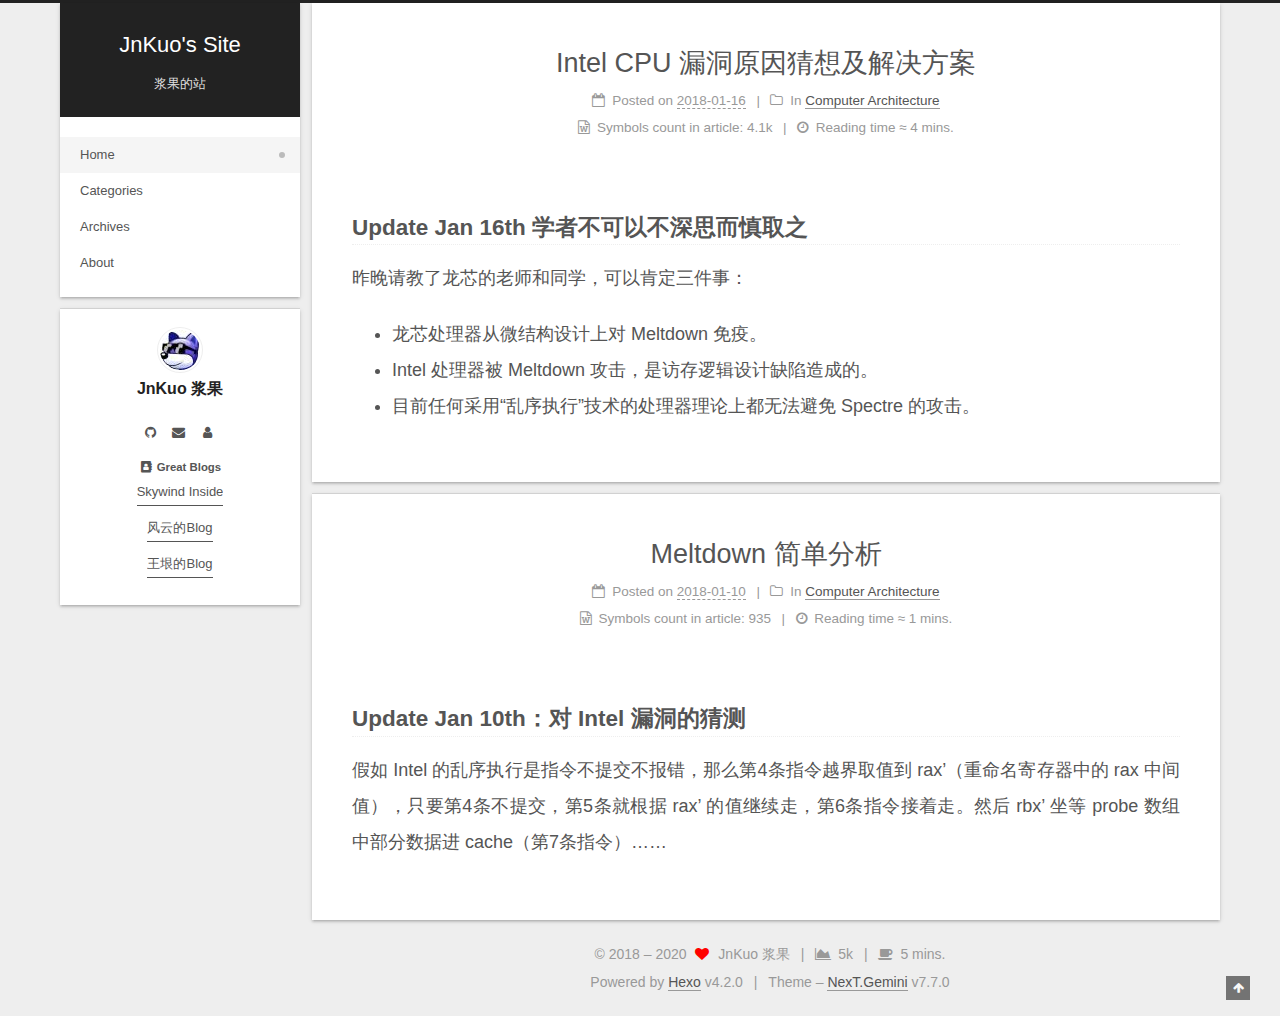
<file: index.html>
<!DOCTYPE html>
<html lang="en">
<head>
  <meta charset="UTF-8">
<meta name="viewport" content="width=device-width, initial-scale=1, maximum-scale=2">
<meta name="theme-color" content="#222">
<meta name="generator" content="Hexo 4.2.0">
  <link rel="icon" type="image/png" sizes="32x32" href="/images/itsjnk_32x32.jpg">
  <link rel="icon" type="image/png" sizes="16x16" href="/images/itsjnk_16x16.jpg">

<link rel="stylesheet" href="/css/main.css">


<link rel="stylesheet" href="/lib/font-awesome/css/font-awesome.min.css">


<script id="hexo-configurations">
  var NexT = window.NexT || {};
  var CONFIG = {
    hostname: new URL('http://www.jnkuo.com').hostname,
    root: '/',
    scheme: 'Gemini',
    version: '7.7.0',
    exturl: false,
    sidebar: {"position":"left","display":"post","padding":18,"offset":12,"onmobile":false},
    copycode: {"enable":false,"show_result":false,"style":null},
    back2top: {"enable":true,"sidebar":false,"scrollpercent":false},
    bookmark: {"enable":false,"color":"#222","save":"auto"},
    fancybox: false,
    mediumzoom: false,
    lazyload: false,
    pangu: false,
    comments: {"style":"tabs","active":null,"storage":true,"lazyload":false,"nav":null},
    algolia: {
      appID: '',
      apiKey: '',
      indexName: '',
      hits: {"per_page":10},
      labels: {"input_placeholder":"Search for Posts","hits_empty":"We didn't find any results for the search: ${query}","hits_stats":"${hits} results found in ${time} ms"}
    },
    localsearch: {"enable":false,"trigger":"auto","top_n_per_article":1,"unescape":false,"preload":false},
    path: '',
    motion: {"enable":false,"async":false,"transition":{"post_block":"fadeIn","post_header":"slideDownIn","post_body":"slideDownIn","coll_header":"slideLeftIn","sidebar":"slideUpIn"}}
  };
</script>

  <meta property="og:type" content="website">
<meta property="og:title" content="JnKuo&#39;s Site">
<meta property="og:url" content="http://www.jnkuo.com/index.html">
<meta property="og:site_name" content="JnKuo&#39;s Site">
<meta property="og:locale" content="en_US">
<meta property="article:author" content="JnKuo 浆果">
<meta name="twitter:card" content="summary">

<link rel="canonical" href="http://www.jnkuo.com/">


<script id="page-configurations">
  // https://hexo.io/docs/variables.html
  CONFIG.page = {
    sidebar: "",
    isHome: true,
    isPost: false
  };
</script>

  <title>JnKuo's Site</title>
  






  <noscript>
  <style>
  .use-motion .brand,
  .use-motion .menu-item,
  .sidebar-inner,
  .use-motion .post-block,
  .use-motion .pagination,
  .use-motion .comments,
  .use-motion .post-header,
  .use-motion .post-body,
  .use-motion .collection-header { opacity: initial; }

  .use-motion .site-title,
  .use-motion .site-subtitle {
    opacity: initial;
    top: initial;
  }

  .use-motion .logo-line-before i { left: initial; }
  .use-motion .logo-line-after i { right: initial; }
  </style>
</noscript>

</head>

<body itemscope itemtype="http://schema.org/WebPage">
  <div class="container">
    <div class="headband"></div>

    <header class="header" itemscope itemtype="http://schema.org/WPHeader">
      <div class="header-inner"><div class="site-brand-container">
  <div class="site-meta">

    <div>
      <a href="/" class="brand" rel="start">
        <span class="logo-line-before"><i></i></span>
        <span class="site-title">JnKuo's Site</span>
        <span class="logo-line-after"><i></i></span>
      </a>
    </div>
        <p class="site-subtitle">浆果的站</p>
  </div>

  <div class="site-nav-toggle">
    <div class="toggle" aria-label="Toggle navigation bar">
      <span class="toggle-line toggle-line-first"></span>
      <span class="toggle-line toggle-line-middle"></span>
      <span class="toggle-line toggle-line-last"></span>
    </div>
  </div>
</div>


<nav class="site-nav">
  
  <ul id="menu" class="menu">
        <li class="menu-item menu-item-home">

    <a href="/" rel="section">Home</a>

  </li>
        <li class="menu-item menu-item-categories">

    <a href="/categories/" rel="section">Categories</a>

  </li>
        <li class="menu-item menu-item-archives">

    <a href="/archives/" rel="section">Archives</a>

  </li>
        <li class="menu-item menu-item-about">

    <a href="/about/" rel="section">About</a>

  </li>
  </ul>

</nav>
</div>
    </header>

    
  <div class="back-to-top">
    <i class="fa fa-arrow-up"></i>
    <span>0%</span>
  </div>


    <main class="main">
      <div class="main-inner">
        <div class="content-wrap">
          

          <div class="content">
            

  <div class="posts-expand">
        
  
  
  <article itemscope itemtype="http://schema.org/Article" class="post-block home" lang="en">
    <link itemprop="mainEntityOfPage" href="http://www.jnkuo.com/2018/01/16/deal-with-intel-meltdown/">

    <span hidden itemprop="author" itemscope itemtype="http://schema.org/Person">
      <meta itemprop="image" content="/images/itsjnk_40x40.jpg">
      <meta itemprop="name" content="JnKuo 浆果">
      <meta itemprop="description" content="">
    </span>

    <span hidden itemprop="publisher" itemscope itemtype="http://schema.org/Organization">
      <meta itemprop="name" content="JnKuo's Site">
    </span>
      <header class="post-header">
        <h1 class="post-title" itemprop="name headline">
          
            <a href="/2018/01/16/deal-with-intel-meltdown/" class="post-title-link" itemprop="url">Intel CPU 漏洞原因猜想及解决方案</a>
        </h1>

        <div class="post-meta">
            <span class="post-meta-item">
              <span class="post-meta-item-icon">
                <i class="fa fa-calendar-o"></i>
              </span>
              <span class="post-meta-item-text">Posted on</span>

              <time title="Created: 2018-01-16 20:16:49" itemprop="dateCreated datePublished" datetime="2018-01-16T20:16:49+08:00">2018-01-16</time>
            </span>
            <span class="post-meta-item">
              <span class="post-meta-item-icon">
                <i class="fa fa-folder-o"></i>
              </span>
              <span class="post-meta-item-text">In</span>
                <span itemprop="about" itemscope itemtype="http://schema.org/Thing">
                  <a href="/categories/Computer-Architecture/" itemprop="url" rel="index">
                    <span itemprop="name">Computer Architecture</span>
                  </a>
                </span>
            </span>

          <br>
            <span class="post-meta-item" title="Symbols count in article">
              <span class="post-meta-item-icon">
                <i class="fa fa-file-word-o"></i>
              </span>
                <span class="post-meta-item-text">Symbols count in article: </span>
              <span>4.1k</span>
            </span>
            <span class="post-meta-item" title="Reading time">
              <span class="post-meta-item-icon">
                <i class="fa fa-clock-o"></i>
              </span>
                <span class="post-meta-item-text">Reading time &asymp;</span>
              <span>4 mins.</span>
            </span>

        </div>
      </header>

    
    
    
    <div class="post-body" itemprop="articleBody">

      
          <h3 id="Update-Jan-16th-学者不可以不深思而慎取之"><a href="#Update-Jan-16th-学者不可以不深思而慎取之" class="headerlink" title="Update Jan 16th 学者不可以不深思而慎取之"></a>Update Jan 16th 学者不可以不深思而慎取之</h3><p>昨晚请教了龙芯的老师和同学，可以肯定三件事：</p>
<ul>
<li>龙芯处理器从微结构设计上对 Meltdown 免疫。</li>
<li>Intel 处理器被 Meltdown 攻击，是访存逻辑设计缺陷造成的。</li>
<li>目前任何采用“乱序执行”技术的处理器理论上都无法避免 Spectre 的攻击。
          <!--noindex-->
          <!--/noindex-->
        
      
    </div>

    
    
    
      <footer class="post-footer">
        <div class="post-eof"></div>
      </footer>
  </article>
  
  
  

        
  
  
  <article itemscope itemtype="http://schema.org/Article" class="post-block home" lang="en">
    <link itemprop="mainEntityOfPage" href="http://www.jnkuo.com/2018/01/10/my-analysis-of-meltdown/">

    <span hidden itemprop="author" itemscope itemtype="http://schema.org/Person">
      <meta itemprop="image" content="/images/itsjnk_40x40.jpg">
      <meta itemprop="name" content="JnKuo 浆果">
      <meta itemprop="description" content="">
    </span>

    <span hidden itemprop="publisher" itemscope itemtype="http://schema.org/Organization">
      <meta itemprop="name" content="JnKuo's Site">
    </span>
      <header class="post-header">
        <h1 class="post-title" itemprop="name headline">
          
            <a href="/2018/01/10/my-analysis-of-meltdown/" class="post-title-link" itemprop="url">Meltdown 简单分析</a>
        </h1>

        <div class="post-meta">
            <span class="post-meta-item">
              <span class="post-meta-item-icon">
                <i class="fa fa-calendar-o"></i>
              </span>
              <span class="post-meta-item-text">Posted on</span>

              <time title="Created: 2018-01-10 19:45:29" itemprop="dateCreated datePublished" datetime="2018-01-10T19:45:29+08:00">2018-01-10</time>
            </span>
            <span class="post-meta-item">
              <span class="post-meta-item-icon">
                <i class="fa fa-folder-o"></i>
              </span>
              <span class="post-meta-item-text">In</span>
                <span itemprop="about" itemscope itemtype="http://schema.org/Thing">
                  <a href="/categories/Computer-Architecture/" itemprop="url" rel="index">
                    <span itemprop="name">Computer Architecture</span>
                  </a>
                </span>
            </span>

          <br>
            <span class="post-meta-item" title="Symbols count in article">
              <span class="post-meta-item-icon">
                <i class="fa fa-file-word-o"></i>
              </span>
                <span class="post-meta-item-text">Symbols count in article: </span>
              <span>935</span>
            </span>
            <span class="post-meta-item" title="Reading time">
              <span class="post-meta-item-icon">
                <i class="fa fa-clock-o"></i>
              </span>
                <span class="post-meta-item-text">Reading time &asymp;</span>
              <span>1 mins.</span>
            </span>

        </div>
      </header>

    
    
    
    <div class="post-body" itemprop="articleBody">

      
          <h3 id="Update-Jan-10th：对-Intel-漏洞的猜测"><a href="#Update-Jan-10th：对-Intel-漏洞的猜测" class="headerlink" title="Update Jan 10th：对 Intel 漏洞的猜测"></a>Update Jan 10th：对 Intel 漏洞的猜测</h3><p>假如 Intel 的乱序执行是指令不提交不报错，那么第4条指令越界取值到 rax’（重命名寄存器中的 rax 中间值），只要第4条不提交，第5条就根据 rax’ 的值继续走，第6条指令接着走。然后 rbx’ 坐等 probe 数组中部分数据进 cache（第7条指令）……</p>
          <!--noindex-->
          <!--/noindex-->
        
      
    </div>

    
    
    
      <footer class="post-footer">
        <div class="post-eof"></div>
      </footer>
  </article>
  
  
  

  </div>

  



          </div>
          

<script>
  window.addEventListener('tabs:register', () => {
    let activeClass = CONFIG.comments.activeClass;
    if (CONFIG.comments.storage) {
      activeClass = localStorage.getItem('comments_active') || activeClass;
    }
    if (activeClass) {
      let activeTab = document.querySelector(`a[href="#comment-${activeClass}"]`);
      if (activeTab) {
        activeTab.click();
      }
    }
  });
  if (CONFIG.comments.storage) {
    window.addEventListener('tabs:click', event => {
      if (!event.target.matches('.tabs-comment .tab-content .tab-pane')) return;
      let commentClass = event.target.classList[1];
      localStorage.setItem('comments_active', commentClass);
    });
  }
</script>

        </div>
          
  
  <div class="toggle sidebar-toggle">
    <span class="toggle-line toggle-line-first"></span>
    <span class="toggle-line toggle-line-middle"></span>
    <span class="toggle-line toggle-line-last"></span>
  </div>

  <aside class="sidebar">
    <div class="sidebar-inner">

      <ul class="sidebar-nav motion-element">
        <li class="sidebar-nav-toc">
          Table of Contents
        </li>
        <li class="sidebar-nav-overview">
          Overview
        </li>
      </ul>

      <!--noindex-->
      <div class="post-toc-wrap sidebar-panel">
      </div>
      <!--/noindex-->

      <div class="site-overview-wrap sidebar-panel">
        <div class="site-author motion-element" itemprop="author" itemscope itemtype="http://schema.org/Person">
    <img class="site-author-image" itemprop="image" alt="JnKuo 浆果"
      src="/images/itsjnk_40x40.jpg">
  <p class="site-author-name" itemprop="name">JnKuo 浆果</p>
  <div class="site-description" itemprop="description"></div>
</div>
  <div class="links-of-author motion-element">
      <span class="links-of-author-item">
        <a href="https://github.com/itsjnk" title="Github → https:&#x2F;&#x2F;github.com&#x2F;itsjnk" rel="noopener" target="_blank"><i class="fa fa-fw fa-github"></i></a>
      </span>
      <span class="links-of-author-item">
        <a href="mailto:its@jnkuo.com" title="E-Mail → mailto:its@jnkuo.com" rel="noopener" target="_blank"><i class="fa fa-fw fa-envelope"></i></a>
      </span>
      <span class="links-of-author-item">
        <a href="https://zhihu.com/people/jnkuo" title="Zhihu → https:&#x2F;&#x2F;zhihu.com&#x2F;people&#x2F;jnkuo" rel="noopener" target="_blank"><i class="fa fa-fw fa-user"></i></a>
      </span>
  </div>


  <div class="links-of-blogroll motion-element">
    <div class="links-of-blogroll-title">
      <i class="fa fa-fw fa-address-book"></i>
      Great Blogs
    </div>
    <ul class="links-of-blogroll-list">
        <li class="links-of-blogroll-item">
          <a href="http://www.skywind.me/blog/" title="http:&#x2F;&#x2F;www.skywind.me&#x2F;blog&#x2F;" rel="noopener" target="_blank">Skywind Inside</a>
        </li>
        <li class="links-of-blogroll-item">
          <a href="https://blog.codingnow.com/" title="https:&#x2F;&#x2F;blog.codingnow.com" rel="noopener" target="_blank">风云的Blog</a>
        </li>
        <li class="links-of-blogroll-item">
          <a href="https://www.yinwang.org/" title="https:&#x2F;&#x2F;www.yinwang.org&#x2F;" rel="noopener" target="_blank">王垠的Blog</a>
        </li>
    </ul>
  </div>

      </div>

    </div>
  </aside>
  <div id="sidebar-dimmer"></div>


      </div>
    </main>

    <footer class="footer">
      <div class="footer-inner">
        

<div class="copyright">
  
  &copy; 2018 – 
  <span itemprop="copyrightYear">2020</span>
  <span class="with-love">
    <i class="fa fa-heart"></i>
  </span>
  <span class="author" itemprop="copyrightHolder">JnKuo 浆果</span>
    <span class="post-meta-divider">|</span>
    <span class="post-meta-item-icon">
      <i class="fa fa-area-chart"></i>
    </span>
    <span title="Symbols count total">5k</span>
    <span class="post-meta-divider">|</span>
    <span class="post-meta-item-icon">
      <i class="fa fa-coffee"></i>
    </span>
    <span title="Reading time total">5 mins.</span>
</div>
  <div class="powered-by">Powered by <a href="https://hexo.io/" class="theme-link" rel="noopener" target="_blank">Hexo</a> v4.2.0
  </div>
  <span class="post-meta-divider">|</span>
  <div class="theme-info">Theme – <a href="https://theme-next.org/" class="theme-link" rel="noopener" target="_blank">NexT.Gemini</a> v7.7.0
  </div>

        








      </div>
    </footer>
  </div>

  
  <script src="/lib/anime.min.js"></script>

<script src="/js/utils.js"></script>


<script src="/js/schemes/pisces.js"></script>


<script src="/js/next-boot.js"></script>




  















  

  

</body>
</html>
</file>
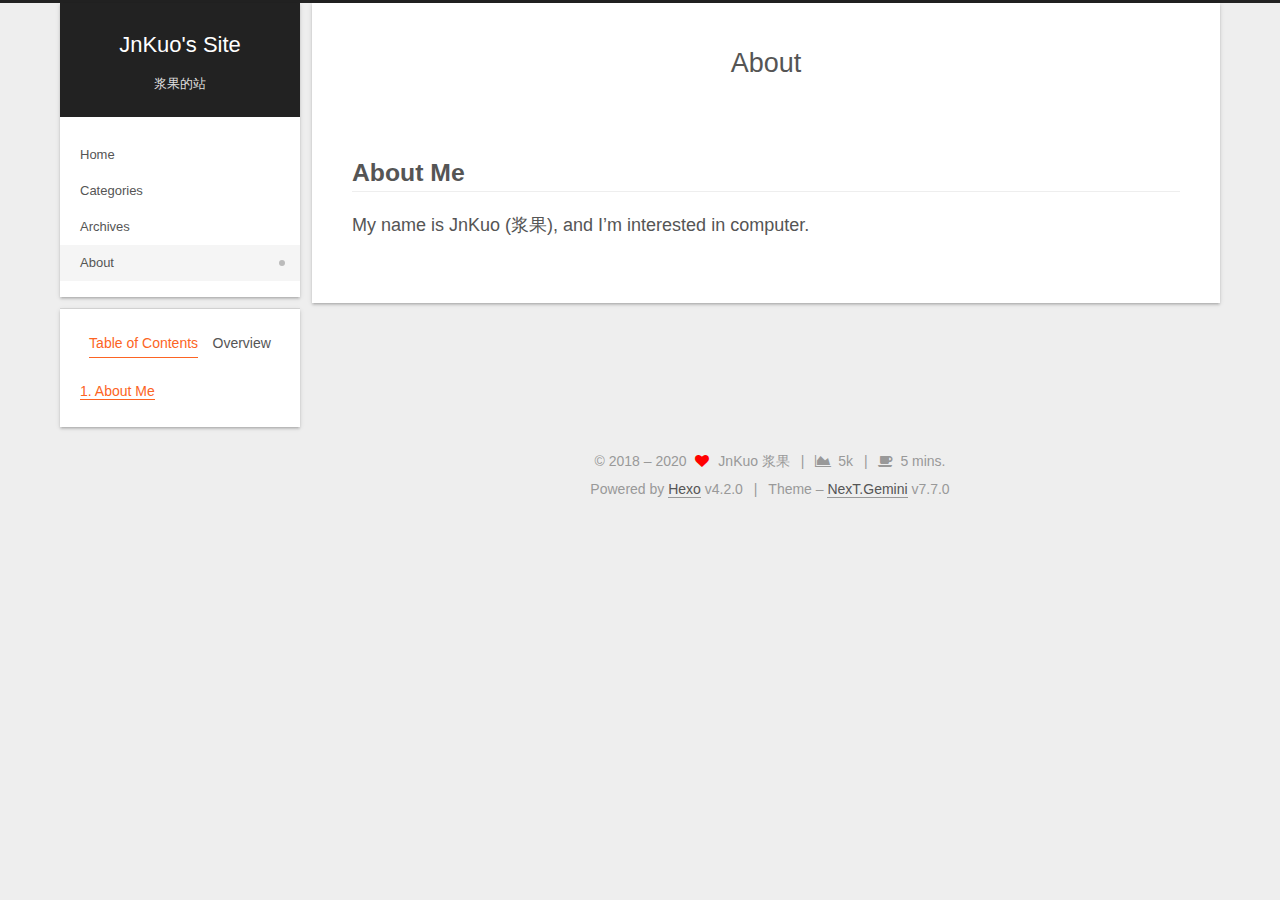
<file: about/index.html>
<!DOCTYPE html>
<html lang="en">
<head>
  <meta charset="UTF-8">
<meta name="viewport" content="width=device-width, initial-scale=1, maximum-scale=2">
<meta name="theme-color" content="#222">
<meta name="generator" content="Hexo 4.2.0">
  <link rel="icon" type="image/png" sizes="32x32" href="/images/itsjnk_32x32.jpg">
  <link rel="icon" type="image/png" sizes="16x16" href="/images/itsjnk_16x16.jpg">

<link rel="stylesheet" href="/css/main.css">


<link rel="stylesheet" href="/lib/font-awesome/css/font-awesome.min.css">


<script id="hexo-configurations">
  var NexT = window.NexT || {};
  var CONFIG = {
    hostname: new URL('http://www.jnkuo.com').hostname,
    root: '/',
    scheme: 'Gemini',
    version: '7.7.0',
    exturl: false,
    sidebar: {"position":"left","display":"post","padding":18,"offset":12,"onmobile":false},
    copycode: {"enable":false,"show_result":false,"style":null},
    back2top: {"enable":true,"sidebar":false,"scrollpercent":false},
    bookmark: {"enable":false,"color":"#222","save":"auto"},
    fancybox: false,
    mediumzoom: false,
    lazyload: false,
    pangu: false,
    comments: {"style":"tabs","active":null,"storage":true,"lazyload":false,"nav":null},
    algolia: {
      appID: '',
      apiKey: '',
      indexName: '',
      hits: {"per_page":10},
      labels: {"input_placeholder":"Search for Posts","hits_empty":"We didn't find any results for the search: ${query}","hits_stats":"${hits} results found in ${time} ms"}
    },
    localsearch: {"enable":false,"trigger":"auto","top_n_per_article":1,"unescape":false,"preload":false},
    path: '',
    motion: {"enable":false,"async":false,"transition":{"post_block":"fadeIn","post_header":"slideDownIn","post_body":"slideDownIn","coll_header":"slideLeftIn","sidebar":"slideUpIn"}}
  };
</script>

  <meta name="description" content="About MeMy name is JnKuo (浆果), and I’m interested in computer.">
<meta property="og:type" content="website">
<meta property="og:title" content="About">
<meta property="og:url" content="http://www.jnkuo.com/about/index.html">
<meta property="og:site_name" content="JnKuo&#39;s Site">
<meta property="og:description" content="About MeMy name is JnKuo (浆果), and I’m interested in computer.">
<meta property="og:locale" content="en_US">
<meta property="article:published_time" content="2020-01-14T08:36:52.000Z">
<meta property="article:modified_time" content="2020-01-15T06:48:18.743Z">
<meta property="article:author" content="JnKuo 浆果">
<meta name="twitter:card" content="summary">

<link rel="canonical" href="http://www.jnkuo.com/about/">


<script id="page-configurations">
  // https://hexo.io/docs/variables.html
  CONFIG.page = {
    sidebar: "",
    isHome: false,
    isPost: false
  };
</script>

  <title>About | JnKuo's Site
  </title>
  






  <noscript>
  <style>
  .use-motion .brand,
  .use-motion .menu-item,
  .sidebar-inner,
  .use-motion .post-block,
  .use-motion .pagination,
  .use-motion .comments,
  .use-motion .post-header,
  .use-motion .post-body,
  .use-motion .collection-header { opacity: initial; }

  .use-motion .site-title,
  .use-motion .site-subtitle {
    opacity: initial;
    top: initial;
  }

  .use-motion .logo-line-before i { left: initial; }
  .use-motion .logo-line-after i { right: initial; }
  </style>
</noscript>

</head>

<body itemscope itemtype="http://schema.org/WebPage">
  <div class="container">
    <div class="headband"></div>

    <header class="header" itemscope itemtype="http://schema.org/WPHeader">
      <div class="header-inner"><div class="site-brand-container">
  <div class="site-meta">

    <div>
      <a href="/" class="brand" rel="start">
        <span class="logo-line-before"><i></i></span>
        <span class="site-title">JnKuo's Site</span>
        <span class="logo-line-after"><i></i></span>
      </a>
    </div>
        <p class="site-subtitle">浆果的站</p>
  </div>

  <div class="site-nav-toggle">
    <div class="toggle" aria-label="Toggle navigation bar">
      <span class="toggle-line toggle-line-first"></span>
      <span class="toggle-line toggle-line-middle"></span>
      <span class="toggle-line toggle-line-last"></span>
    </div>
  </div>
</div>


<nav class="site-nav">
  
  <ul id="menu" class="menu">
        <li class="menu-item menu-item-home">

    <a href="/" rel="section">Home</a>

  </li>
        <li class="menu-item menu-item-categories">

    <a href="/categories/" rel="section">Categories</a>

  </li>
        <li class="menu-item menu-item-archives">

    <a href="/archives/" rel="section">Archives</a>

  </li>
        <li class="menu-item menu-item-about">

    <a href="/about/" rel="section">About</a>

  </li>
  </ul>

</nav>
</div>
    </header>

    
  <div class="back-to-top">
    <i class="fa fa-arrow-up"></i>
    <span>0%</span>
  </div>


    <main class="main">
      <div class="main-inner">
        <div class="content-wrap">
          
  
  

          <div class="content">
            

  <div class="posts-expand">
    
    
    
    <div class="post-block" lang="en">
      <header class="post-header">

<h1 class="post-title" itemprop="name headline">About
</h1>

<div class="post-meta">
  

</div>

</header>

      
      
      
      <div class="post-body">
          <h2 id="About-Me"><a href="#About-Me" class="headerlink" title="About Me"></a>About Me</h2><p>My name is JnKuo (浆果), and I’m interested in computer.</p>

      </div>
      
      
      
    </div>
    

    
    
    
  </div>


          </div>
          

<script>
  window.addEventListener('tabs:register', () => {
    let activeClass = CONFIG.comments.activeClass;
    if (CONFIG.comments.storage) {
      activeClass = localStorage.getItem('comments_active') || activeClass;
    }
    if (activeClass) {
      let activeTab = document.querySelector(`a[href="#comment-${activeClass}"]`);
      if (activeTab) {
        activeTab.click();
      }
    }
  });
  if (CONFIG.comments.storage) {
    window.addEventListener('tabs:click', event => {
      if (!event.target.matches('.tabs-comment .tab-content .tab-pane')) return;
      let commentClass = event.target.classList[1];
      localStorage.setItem('comments_active', commentClass);
    });
  }
</script>

        </div>
          
  
  <div class="toggle sidebar-toggle">
    <span class="toggle-line toggle-line-first"></span>
    <span class="toggle-line toggle-line-middle"></span>
    <span class="toggle-line toggle-line-last"></span>
  </div>

  <aside class="sidebar">
    <div class="sidebar-inner">

      <ul class="sidebar-nav motion-element">
        <li class="sidebar-nav-toc">
          Table of Contents
        </li>
        <li class="sidebar-nav-overview">
          Overview
        </li>
      </ul>

      <!--noindex-->
      <div class="post-toc-wrap sidebar-panel">
          <div class="post-toc motion-element"><ol class="nav"><li class="nav-item nav-level-2"><a class="nav-link" href="#About-Me"><span class="nav-number">1.</span> <span class="nav-text">About Me</span></a></li></ol></div>
      </div>
      <!--/noindex-->

      <div class="site-overview-wrap sidebar-panel">
        <div class="site-author motion-element" itemprop="author" itemscope itemtype="http://schema.org/Person">
    <img class="site-author-image" itemprop="image" alt="JnKuo 浆果"
      src="/images/itsjnk_40x40.jpg">
  <p class="site-author-name" itemprop="name">JnKuo 浆果</p>
  <div class="site-description" itemprop="description"></div>
</div>
  <div class="links-of-author motion-element">
      <span class="links-of-author-item">
        <a href="https://github.com/itsjnk" title="Github → https:&#x2F;&#x2F;github.com&#x2F;itsjnk" rel="noopener" target="_blank"><i class="fa fa-fw fa-github"></i></a>
      </span>
      <span class="links-of-author-item">
        <a href="mailto:its@jnkuo.com" title="E-Mail → mailto:its@jnkuo.com" rel="noopener" target="_blank"><i class="fa fa-fw fa-envelope"></i></a>
      </span>
      <span class="links-of-author-item">
        <a href="https://zhihu.com/people/jnkuo" title="Zhihu → https:&#x2F;&#x2F;zhihu.com&#x2F;people&#x2F;jnkuo" rel="noopener" target="_blank"><i class="fa fa-fw fa-user"></i></a>
      </span>
  </div>


  <div class="links-of-blogroll motion-element">
    <div class="links-of-blogroll-title">
      <i class="fa fa-fw fa-address-book"></i>
      Great Blogs
    </div>
    <ul class="links-of-blogroll-list">
        <li class="links-of-blogroll-item">
          <a href="http://www.skywind.me/blog/" title="http:&#x2F;&#x2F;www.skywind.me&#x2F;blog&#x2F;" rel="noopener" target="_blank">Skywind Inside</a>
        </li>
        <li class="links-of-blogroll-item">
          <a href="https://blog.codingnow.com/" title="https:&#x2F;&#x2F;blog.codingnow.com" rel="noopener" target="_blank">风云的Blog</a>
        </li>
        <li class="links-of-blogroll-item">
          <a href="https://www.yinwang.org/" title="https:&#x2F;&#x2F;www.yinwang.org&#x2F;" rel="noopener" target="_blank">王垠的Blog</a>
        </li>
    </ul>
  </div>

      </div>

    </div>
  </aside>
  <div id="sidebar-dimmer"></div>


      </div>
    </main>

    <footer class="footer">
      <div class="footer-inner">
        

<div class="copyright">
  
  &copy; 2018 – 
  <span itemprop="copyrightYear">2020</span>
  <span class="with-love">
    <i class="fa fa-heart"></i>
  </span>
  <span class="author" itemprop="copyrightHolder">JnKuo 浆果</span>
    <span class="post-meta-divider">|</span>
    <span class="post-meta-item-icon">
      <i class="fa fa-area-chart"></i>
    </span>
    <span title="Symbols count total">5k</span>
    <span class="post-meta-divider">|</span>
    <span class="post-meta-item-icon">
      <i class="fa fa-coffee"></i>
    </span>
    <span title="Reading time total">5 mins.</span>
</div>
  <div class="powered-by">Powered by <a href="https://hexo.io/" class="theme-link" rel="noopener" target="_blank">Hexo</a> v4.2.0
  </div>
  <span class="post-meta-divider">|</span>
  <div class="theme-info">Theme – <a href="https://theme-next.org/" class="theme-link" rel="noopener" target="_blank">NexT.Gemini</a> v7.7.0
  </div>

        








      </div>
    </footer>
  </div>

  
  <script src="/lib/anime.min.js"></script>

<script src="/js/utils.js"></script>


<script src="/js/schemes/pisces.js"></script>


<script src="/js/next-boot.js"></script>




  















  

  

</body>
</html>
</file>
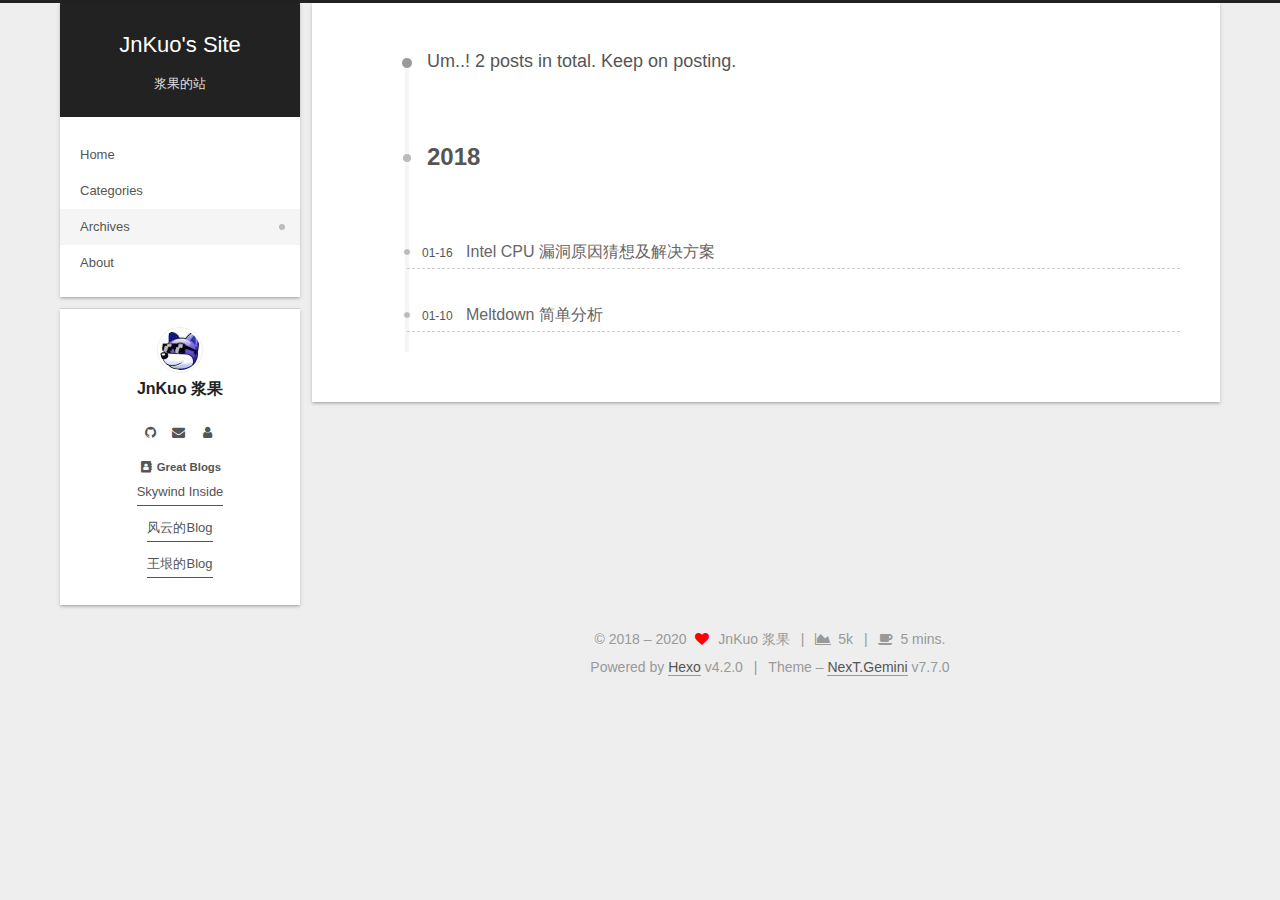
<file: archives/index.html>
<!DOCTYPE html>
<html lang="en">
<head>
  <meta charset="UTF-8">
<meta name="viewport" content="width=device-width, initial-scale=1, maximum-scale=2">
<meta name="theme-color" content="#222">
<meta name="generator" content="Hexo 4.2.0">
  <link rel="icon" type="image/png" sizes="32x32" href="/images/itsjnk_32x32.jpg">
  <link rel="icon" type="image/png" sizes="16x16" href="/images/itsjnk_16x16.jpg">

<link rel="stylesheet" href="/css/main.css">


<link rel="stylesheet" href="/lib/font-awesome/css/font-awesome.min.css">


<script id="hexo-configurations">
  var NexT = window.NexT || {};
  var CONFIG = {
    hostname: new URL('http://www.jnkuo.com').hostname,
    root: '/',
    scheme: 'Gemini',
    version: '7.7.0',
    exturl: false,
    sidebar: {"position":"left","display":"post","padding":18,"offset":12,"onmobile":false},
    copycode: {"enable":false,"show_result":false,"style":null},
    back2top: {"enable":true,"sidebar":false,"scrollpercent":false},
    bookmark: {"enable":false,"color":"#222","save":"auto"},
    fancybox: false,
    mediumzoom: false,
    lazyload: false,
    pangu: false,
    comments: {"style":"tabs","active":null,"storage":true,"lazyload":false,"nav":null},
    algolia: {
      appID: '',
      apiKey: '',
      indexName: '',
      hits: {"per_page":10},
      labels: {"input_placeholder":"Search for Posts","hits_empty":"We didn't find any results for the search: ${query}","hits_stats":"${hits} results found in ${time} ms"}
    },
    localsearch: {"enable":false,"trigger":"auto","top_n_per_article":1,"unescape":false,"preload":false},
    path: '',
    motion: {"enable":false,"async":false,"transition":{"post_block":"fadeIn","post_header":"slideDownIn","post_body":"slideDownIn","coll_header":"slideLeftIn","sidebar":"slideUpIn"}}
  };
</script>

  <meta property="og:type" content="website">
<meta property="og:title" content="JnKuo&#39;s Site">
<meta property="og:url" content="http://www.jnkuo.com/archives/index.html">
<meta property="og:site_name" content="JnKuo&#39;s Site">
<meta property="og:locale" content="en_US">
<meta property="article:author" content="JnKuo 浆果">
<meta name="twitter:card" content="summary">

<link rel="canonical" href="http://www.jnkuo.com/archives/">


<script id="page-configurations">
  // https://hexo.io/docs/variables.html
  CONFIG.page = {
    sidebar: "",
    isHome: false,
    isPost: false
  };
</script>

  <title>Archive | JnKuo's Site</title>
  






  <noscript>
  <style>
  .use-motion .brand,
  .use-motion .menu-item,
  .sidebar-inner,
  .use-motion .post-block,
  .use-motion .pagination,
  .use-motion .comments,
  .use-motion .post-header,
  .use-motion .post-body,
  .use-motion .collection-header { opacity: initial; }

  .use-motion .site-title,
  .use-motion .site-subtitle {
    opacity: initial;
    top: initial;
  }

  .use-motion .logo-line-before i { left: initial; }
  .use-motion .logo-line-after i { right: initial; }
  </style>
</noscript>

</head>

<body itemscope itemtype="http://schema.org/WebPage">
  <div class="container">
    <div class="headband"></div>

    <header class="header" itemscope itemtype="http://schema.org/WPHeader">
      <div class="header-inner"><div class="site-brand-container">
  <div class="site-meta">

    <div>
      <a href="/" class="brand" rel="start">
        <span class="logo-line-before"><i></i></span>
        <span class="site-title">JnKuo's Site</span>
        <span class="logo-line-after"><i></i></span>
      </a>
    </div>
        <p class="site-subtitle">浆果的站</p>
  </div>

  <div class="site-nav-toggle">
    <div class="toggle" aria-label="Toggle navigation bar">
      <span class="toggle-line toggle-line-first"></span>
      <span class="toggle-line toggle-line-middle"></span>
      <span class="toggle-line toggle-line-last"></span>
    </div>
  </div>
</div>


<nav class="site-nav">
  
  <ul id="menu" class="menu">
        <li class="menu-item menu-item-home">

    <a href="/" rel="section">Home</a>

  </li>
        <li class="menu-item menu-item-categories">

    <a href="/categories/" rel="section">Categories</a>

  </li>
        <li class="menu-item menu-item-archives">

    <a href="/archives/" rel="section">Archives</a>

  </li>
        <li class="menu-item menu-item-about">

    <a href="/about/" rel="section">About</a>

  </li>
  </ul>

</nav>
</div>
    </header>

    
  <div class="back-to-top">
    <i class="fa fa-arrow-up"></i>
    <span>0%</span>
  </div>


    <main class="main">
      <div class="main-inner">
        <div class="content-wrap">
          

          <div class="content">
            

  
  
  
  <div class="post-block">
    <div class="posts-collapse">
      <div class="collection-title">
        <span class="collection-header">Um..! 2 posts in total. Keep on posting.</span>
      </div>

      
    <div class="collection-year">
      <h1 class="collection-header">2018</h1>
    </div>

  <article itemscope itemtype="http://schema.org/Article">
    <header class="post-header">

      <div class="post-meta">
        <time itemprop="dateCreated"
              datetime="2018-01-16T20:16:49+08:00"
              content="2018-01-16">
          01-16
        </time>
      </div>

      <h2 class="post-title">
          <a class="post-title-link" href="/2018/01/16/deal-with-intel-meltdown/" itemprop="url">
            <span itemprop="name">Intel CPU 漏洞原因猜想及解决方案</span>
          </a>
      </h2>

    </header>
  </article>

  <article itemscope itemtype="http://schema.org/Article">
    <header class="post-header">

      <div class="post-meta">
        <time itemprop="dateCreated"
              datetime="2018-01-10T19:45:29+08:00"
              content="2018-01-10">
          01-10
        </time>
      </div>

      <h2 class="post-title">
          <a class="post-title-link" href="/2018/01/10/my-analysis-of-meltdown/" itemprop="url">
            <span itemprop="name">Meltdown 简单分析</span>
          </a>
      </h2>

    </header>
  </article>


    </div>
  </div>
  
  
  

  



          </div>
          

<script>
  window.addEventListener('tabs:register', () => {
    let activeClass = CONFIG.comments.activeClass;
    if (CONFIG.comments.storage) {
      activeClass = localStorage.getItem('comments_active') || activeClass;
    }
    if (activeClass) {
      let activeTab = document.querySelector(`a[href="#comment-${activeClass}"]`);
      if (activeTab) {
        activeTab.click();
      }
    }
  });
  if (CONFIG.comments.storage) {
    window.addEventListener('tabs:click', event => {
      if (!event.target.matches('.tabs-comment .tab-content .tab-pane')) return;
      let commentClass = event.target.classList[1];
      localStorage.setItem('comments_active', commentClass);
    });
  }
</script>

        </div>
          
  
  <div class="toggle sidebar-toggle">
    <span class="toggle-line toggle-line-first"></span>
    <span class="toggle-line toggle-line-middle"></span>
    <span class="toggle-line toggle-line-last"></span>
  </div>

  <aside class="sidebar">
    <div class="sidebar-inner">

      <ul class="sidebar-nav motion-element">
        <li class="sidebar-nav-toc">
          Table of Contents
        </li>
        <li class="sidebar-nav-overview">
          Overview
        </li>
      </ul>

      <!--noindex-->
      <div class="post-toc-wrap sidebar-panel">
      </div>
      <!--/noindex-->

      <div class="site-overview-wrap sidebar-panel">
        <div class="site-author motion-element" itemprop="author" itemscope itemtype="http://schema.org/Person">
    <img class="site-author-image" itemprop="image" alt="JnKuo 浆果"
      src="/images/itsjnk_40x40.jpg">
  <p class="site-author-name" itemprop="name">JnKuo 浆果</p>
  <div class="site-description" itemprop="description"></div>
</div>
  <div class="links-of-author motion-element">
      <span class="links-of-author-item">
        <a href="https://github.com/itsjnk" title="Github → https:&#x2F;&#x2F;github.com&#x2F;itsjnk" rel="noopener" target="_blank"><i class="fa fa-fw fa-github"></i></a>
      </span>
      <span class="links-of-author-item">
        <a href="mailto:its@jnkuo.com" title="E-Mail → mailto:its@jnkuo.com" rel="noopener" target="_blank"><i class="fa fa-fw fa-envelope"></i></a>
      </span>
      <span class="links-of-author-item">
        <a href="https://zhihu.com/people/jnkuo" title="Zhihu → https:&#x2F;&#x2F;zhihu.com&#x2F;people&#x2F;jnkuo" rel="noopener" target="_blank"><i class="fa fa-fw fa-user"></i></a>
      </span>
  </div>


  <div class="links-of-blogroll motion-element">
    <div class="links-of-blogroll-title">
      <i class="fa fa-fw fa-address-book"></i>
      Great Blogs
    </div>
    <ul class="links-of-blogroll-list">
        <li class="links-of-blogroll-item">
          <a href="http://www.skywind.me/blog/" title="http:&#x2F;&#x2F;www.skywind.me&#x2F;blog&#x2F;" rel="noopener" target="_blank">Skywind Inside</a>
        </li>
        <li class="links-of-blogroll-item">
          <a href="https://blog.codingnow.com/" title="https:&#x2F;&#x2F;blog.codingnow.com" rel="noopener" target="_blank">风云的Blog</a>
        </li>
        <li class="links-of-blogroll-item">
          <a href="https://www.yinwang.org/" title="https:&#x2F;&#x2F;www.yinwang.org&#x2F;" rel="noopener" target="_blank">王垠的Blog</a>
        </li>
    </ul>
  </div>

      </div>

    </div>
  </aside>
  <div id="sidebar-dimmer"></div>


      </div>
    </main>

    <footer class="footer">
      <div class="footer-inner">
        

<div class="copyright">
  
  &copy; 2018 – 
  <span itemprop="copyrightYear">2020</span>
  <span class="with-love">
    <i class="fa fa-heart"></i>
  </span>
  <span class="author" itemprop="copyrightHolder">JnKuo 浆果</span>
    <span class="post-meta-divider">|</span>
    <span class="post-meta-item-icon">
      <i class="fa fa-area-chart"></i>
    </span>
    <span title="Symbols count total">5k</span>
    <span class="post-meta-divider">|</span>
    <span class="post-meta-item-icon">
      <i class="fa fa-coffee"></i>
    </span>
    <span title="Reading time total">5 mins.</span>
</div>
  <div class="powered-by">Powered by <a href="https://hexo.io/" class="theme-link" rel="noopener" target="_blank">Hexo</a> v4.2.0
  </div>
  <span class="post-meta-divider">|</span>
  <div class="theme-info">Theme – <a href="https://theme-next.org/" class="theme-link" rel="noopener" target="_blank">NexT.Gemini</a> v7.7.0
  </div>

        








      </div>
    </footer>
  </div>

  
  <script src="/lib/anime.min.js"></script>

<script src="/js/utils.js"></script>


<script src="/js/schemes/pisces.js"></script>


<script src="/js/next-boot.js"></script>




  















  

  

</body>
</html>
</file>
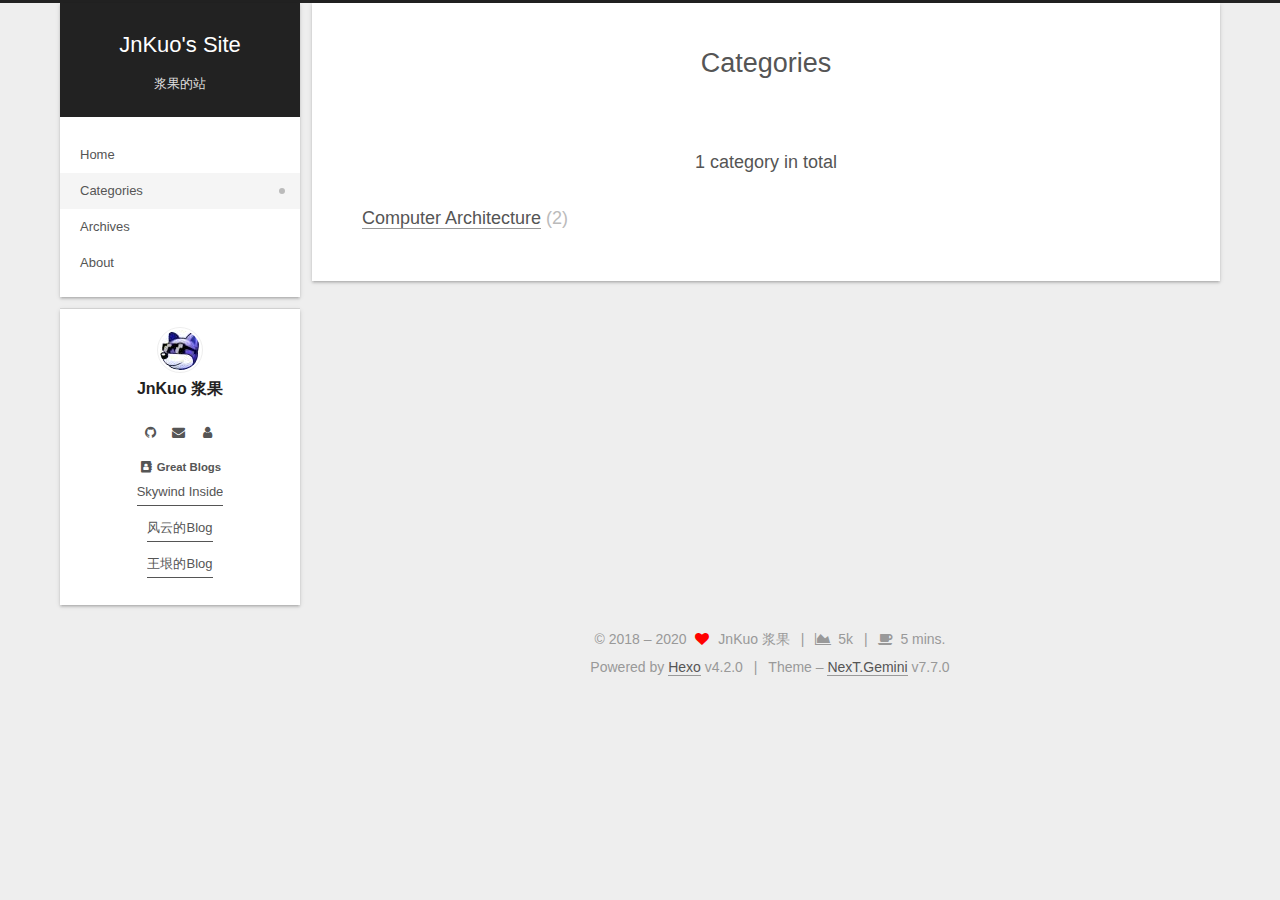
<file: categories/index.html>
<!DOCTYPE html>
<html lang="en">
<head>
  <meta charset="UTF-8">
<meta name="viewport" content="width=device-width, initial-scale=1, maximum-scale=2">
<meta name="theme-color" content="#222">
<meta name="generator" content="Hexo 4.2.0">
  <link rel="icon" type="image/png" sizes="32x32" href="/images/itsjnk_32x32.jpg">
  <link rel="icon" type="image/png" sizes="16x16" href="/images/itsjnk_16x16.jpg">

<link rel="stylesheet" href="/css/main.css">


<link rel="stylesheet" href="/lib/font-awesome/css/font-awesome.min.css">


<script id="hexo-configurations">
  var NexT = window.NexT || {};
  var CONFIG = {
    hostname: new URL('http://www.jnkuo.com').hostname,
    root: '/',
    scheme: 'Gemini',
    version: '7.7.0',
    exturl: false,
    sidebar: {"position":"left","display":"post","padding":18,"offset":12,"onmobile":false},
    copycode: {"enable":false,"show_result":false,"style":null},
    back2top: {"enable":true,"sidebar":false,"scrollpercent":false},
    bookmark: {"enable":false,"color":"#222","save":"auto"},
    fancybox: false,
    mediumzoom: false,
    lazyload: false,
    pangu: false,
    comments: {"style":"tabs","active":null,"storage":true,"lazyload":false,"nav":null},
    algolia: {
      appID: '',
      apiKey: '',
      indexName: '',
      hits: {"per_page":10},
      labels: {"input_placeholder":"Search for Posts","hits_empty":"We didn't find any results for the search: ${query}","hits_stats":"${hits} results found in ${time} ms"}
    },
    localsearch: {"enable":false,"trigger":"auto","top_n_per_article":1,"unescape":false,"preload":false},
    path: '',
    motion: {"enable":false,"async":false,"transition":{"post_block":"fadeIn","post_header":"slideDownIn","post_body":"slideDownIn","coll_header":"slideLeftIn","sidebar":"slideUpIn"}}
  };
</script>

  <meta property="og:type" content="website">
<meta property="og:title" content="Categories">
<meta property="og:url" content="http://www.jnkuo.com/categories/index.html">
<meta property="og:site_name" content="JnKuo&#39;s Site">
<meta property="og:locale" content="en_US">
<meta property="article:published_time" content="2020-01-15T05:36:42.000Z">
<meta property="article:modified_time" content="2020-01-15T05:38:37.966Z">
<meta property="article:author" content="JnKuo 浆果">
<meta name="twitter:card" content="summary">

<link rel="canonical" href="http://www.jnkuo.com/categories/">


<script id="page-configurations">
  // https://hexo.io/docs/variables.html
  CONFIG.page = {
    sidebar: "",
    isHome: false,
    isPost: false
  };
</script>

  <title>Categories | JnKuo's Site
  </title>
  






  <noscript>
  <style>
  .use-motion .brand,
  .use-motion .menu-item,
  .sidebar-inner,
  .use-motion .post-block,
  .use-motion .pagination,
  .use-motion .comments,
  .use-motion .post-header,
  .use-motion .post-body,
  .use-motion .collection-header { opacity: initial; }

  .use-motion .site-title,
  .use-motion .site-subtitle {
    opacity: initial;
    top: initial;
  }

  .use-motion .logo-line-before i { left: initial; }
  .use-motion .logo-line-after i { right: initial; }
  </style>
</noscript>

</head>

<body itemscope itemtype="http://schema.org/WebPage">
  <div class="container">
    <div class="headband"></div>

    <header class="header" itemscope itemtype="http://schema.org/WPHeader">
      <div class="header-inner"><div class="site-brand-container">
  <div class="site-meta">

    <div>
      <a href="/" class="brand" rel="start">
        <span class="logo-line-before"><i></i></span>
        <span class="site-title">JnKuo's Site</span>
        <span class="logo-line-after"><i></i></span>
      </a>
    </div>
        <p class="site-subtitle">浆果的站</p>
  </div>

  <div class="site-nav-toggle">
    <div class="toggle" aria-label="Toggle navigation bar">
      <span class="toggle-line toggle-line-first"></span>
      <span class="toggle-line toggle-line-middle"></span>
      <span class="toggle-line toggle-line-last"></span>
    </div>
  </div>
</div>


<nav class="site-nav">
  
  <ul id="menu" class="menu">
        <li class="menu-item menu-item-home">

    <a href="/" rel="section">Home</a>

  </li>
        <li class="menu-item menu-item-categories">

    <a href="/categories/" rel="section">Categories</a>

  </li>
        <li class="menu-item menu-item-archives">

    <a href="/archives/" rel="section">Archives</a>

  </li>
        <li class="menu-item menu-item-about">

    <a href="/about/" rel="section">About</a>

  </li>
  </ul>

</nav>
</div>
    </header>

    
  <div class="back-to-top">
    <i class="fa fa-arrow-up"></i>
    <span>0%</span>
  </div>


    <main class="main">
      <div class="main-inner">
        <div class="content-wrap">
          
  
  

          <div class="content">
            

  <div class="posts-expand">
    
    
    
    <div class="post-block" lang="en">
      <header class="post-header">

<h1 class="post-title" itemprop="name headline">Categories
</h1>

<div class="post-meta">
  

</div>

</header>

      
      
      
      <div class="post-body">
          <div class="category-all-page">
            <div class="category-all-title">
              1 category in total
            </div>
            <div class="category-all">
              <ul class="category-list"><li class="category-list-item"><a class="category-list-link" href="/categories/Computer-Architecture/">Computer Architecture</a><span class="category-list-count">2</span></li></ul>
            </div>
          </div>
        
      </div>
      
      
      
    </div>
    

    
    
    
  </div>


          </div>
          

<script>
  window.addEventListener('tabs:register', () => {
    let activeClass = CONFIG.comments.activeClass;
    if (CONFIG.comments.storage) {
      activeClass = localStorage.getItem('comments_active') || activeClass;
    }
    if (activeClass) {
      let activeTab = document.querySelector(`a[href="#comment-${activeClass}"]`);
      if (activeTab) {
        activeTab.click();
      }
    }
  });
  if (CONFIG.comments.storage) {
    window.addEventListener('tabs:click', event => {
      if (!event.target.matches('.tabs-comment .tab-content .tab-pane')) return;
      let commentClass = event.target.classList[1];
      localStorage.setItem('comments_active', commentClass);
    });
  }
</script>

        </div>
          
  
  <div class="toggle sidebar-toggle">
    <span class="toggle-line toggle-line-first"></span>
    <span class="toggle-line toggle-line-middle"></span>
    <span class="toggle-line toggle-line-last"></span>
  </div>

  <aside class="sidebar">
    <div class="sidebar-inner">

      <ul class="sidebar-nav motion-element">
        <li class="sidebar-nav-toc">
          Table of Contents
        </li>
        <li class="sidebar-nav-overview">
          Overview
        </li>
      </ul>

      <!--noindex-->
      <div class="post-toc-wrap sidebar-panel">
      </div>
      <!--/noindex-->

      <div class="site-overview-wrap sidebar-panel">
        <div class="site-author motion-element" itemprop="author" itemscope itemtype="http://schema.org/Person">
    <img class="site-author-image" itemprop="image" alt="JnKuo 浆果"
      src="/images/itsjnk_40x40.jpg">
  <p class="site-author-name" itemprop="name">JnKuo 浆果</p>
  <div class="site-description" itemprop="description"></div>
</div>
  <div class="links-of-author motion-element">
      <span class="links-of-author-item">
        <a href="https://github.com/itsjnk" title="Github → https:&#x2F;&#x2F;github.com&#x2F;itsjnk" rel="noopener" target="_blank"><i class="fa fa-fw fa-github"></i></a>
      </span>
      <span class="links-of-author-item">
        <a href="mailto:its@jnkuo.com" title="E-Mail → mailto:its@jnkuo.com" rel="noopener" target="_blank"><i class="fa fa-fw fa-envelope"></i></a>
      </span>
      <span class="links-of-author-item">
        <a href="https://zhihu.com/people/jnkuo" title="Zhihu → https:&#x2F;&#x2F;zhihu.com&#x2F;people&#x2F;jnkuo" rel="noopener" target="_blank"><i class="fa fa-fw fa-user"></i></a>
      </span>
  </div>


  <div class="links-of-blogroll motion-element">
    <div class="links-of-blogroll-title">
      <i class="fa fa-fw fa-address-book"></i>
      Great Blogs
    </div>
    <ul class="links-of-blogroll-list">
        <li class="links-of-blogroll-item">
          <a href="http://www.skywind.me/blog/" title="http:&#x2F;&#x2F;www.skywind.me&#x2F;blog&#x2F;" rel="noopener" target="_blank">Skywind Inside</a>
        </li>
        <li class="links-of-blogroll-item">
          <a href="https://blog.codingnow.com/" title="https:&#x2F;&#x2F;blog.codingnow.com" rel="noopener" target="_blank">风云的Blog</a>
        </li>
        <li class="links-of-blogroll-item">
          <a href="https://www.yinwang.org/" title="https:&#x2F;&#x2F;www.yinwang.org&#x2F;" rel="noopener" target="_blank">王垠的Blog</a>
        </li>
    </ul>
  </div>

      </div>

    </div>
  </aside>
  <div id="sidebar-dimmer"></div>


      </div>
    </main>

    <footer class="footer">
      <div class="footer-inner">
        

<div class="copyright">
  
  &copy; 2018 – 
  <span itemprop="copyrightYear">2020</span>
  <span class="with-love">
    <i class="fa fa-heart"></i>
  </span>
  <span class="author" itemprop="copyrightHolder">JnKuo 浆果</span>
    <span class="post-meta-divider">|</span>
    <span class="post-meta-item-icon">
      <i class="fa fa-area-chart"></i>
    </span>
    <span title="Symbols count total">5k</span>
    <span class="post-meta-divider">|</span>
    <span class="post-meta-item-icon">
      <i class="fa fa-coffee"></i>
    </span>
    <span title="Reading time total">5 mins.</span>
</div>
  <div class="powered-by">Powered by <a href="https://hexo.io/" class="theme-link" rel="noopener" target="_blank">Hexo</a> v4.2.0
  </div>
  <span class="post-meta-divider">|</span>
  <div class="theme-info">Theme – <a href="https://theme-next.org/" class="theme-link" rel="noopener" target="_blank">NexT.Gemini</a> v7.7.0
  </div>

        








      </div>
    </footer>
  </div>

  
  <script src="/lib/anime.min.js"></script>

<script src="/js/utils.js"></script>


<script src="/js/schemes/pisces.js"></script>


<script src="/js/next-boot.js"></script>




  















  

  

</body>
</html>
</file>
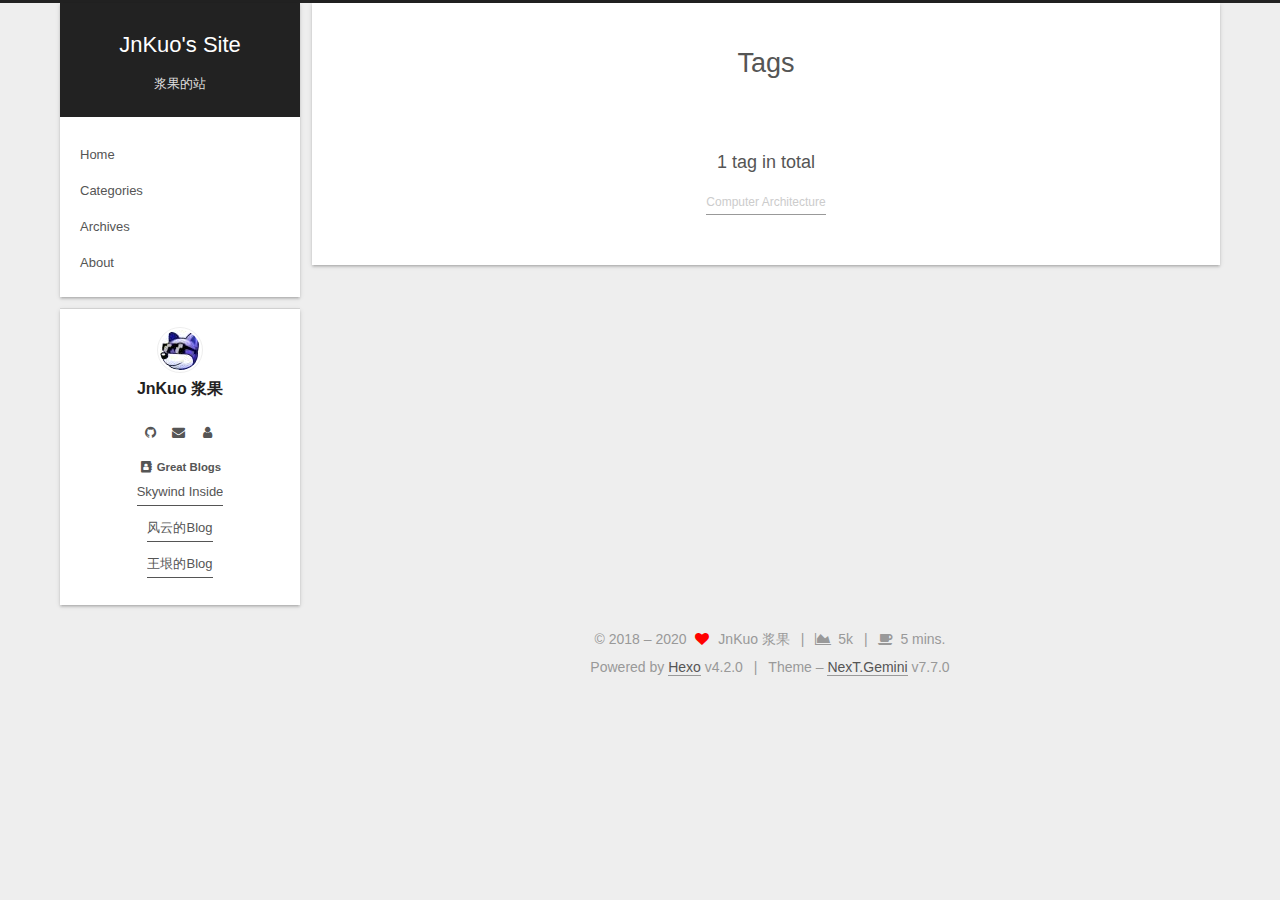
<file: tags/index.html>
<!DOCTYPE html>
<html lang="en">
<head>
  <meta charset="UTF-8">
<meta name="viewport" content="width=device-width, initial-scale=1, maximum-scale=2">
<meta name="theme-color" content="#222">
<meta name="generator" content="Hexo 4.2.0">
  <link rel="icon" type="image/png" sizes="32x32" href="/images/itsjnk_32x32.jpg">
  <link rel="icon" type="image/png" sizes="16x16" href="/images/itsjnk_16x16.jpg">

<link rel="stylesheet" href="/css/main.css">


<link rel="stylesheet" href="/lib/font-awesome/css/font-awesome.min.css">


<script id="hexo-configurations">
  var NexT = window.NexT || {};
  var CONFIG = {
    hostname: new URL('http://www.jnkuo.com').hostname,
    root: '/',
    scheme: 'Gemini',
    version: '7.7.0',
    exturl: false,
    sidebar: {"position":"left","display":"post","padding":18,"offset":12,"onmobile":false},
    copycode: {"enable":false,"show_result":false,"style":null},
    back2top: {"enable":true,"sidebar":false,"scrollpercent":false},
    bookmark: {"enable":false,"color":"#222","save":"auto"},
    fancybox: false,
    mediumzoom: false,
    lazyload: false,
    pangu: false,
    comments: {"style":"tabs","active":null,"storage":true,"lazyload":false,"nav":null},
    algolia: {
      appID: '',
      apiKey: '',
      indexName: '',
      hits: {"per_page":10},
      labels: {"input_placeholder":"Search for Posts","hits_empty":"We didn't find any results for the search: ${query}","hits_stats":"${hits} results found in ${time} ms"}
    },
    localsearch: {"enable":false,"trigger":"auto","top_n_per_article":1,"unescape":false,"preload":false},
    path: '',
    motion: {"enable":false,"async":false,"transition":{"post_block":"fadeIn","post_header":"slideDownIn","post_body":"slideDownIn","coll_header":"slideLeftIn","sidebar":"slideUpIn"}}
  };
</script>

  <meta property="og:type" content="website">
<meta property="og:title" content="Tags">
<meta property="og:url" content="http://www.jnkuo.com/tags/index.html">
<meta property="og:site_name" content="JnKuo&#39;s Site">
<meta property="og:locale" content="en_US">
<meta property="article:published_time" content="2020-01-15T05:05:46.000Z">
<meta property="article:modified_time" content="2020-01-15T05:09:05.081Z">
<meta property="article:author" content="JnKuo 浆果">
<meta name="twitter:card" content="summary">

<link rel="canonical" href="http://www.jnkuo.com/tags/">


<script id="page-configurations">
  // https://hexo.io/docs/variables.html
  CONFIG.page = {
    sidebar: "",
    isHome: false,
    isPost: false
  };
</script>

  <title>Tags | JnKuo's Site
  </title>
  






  <noscript>
  <style>
  .use-motion .brand,
  .use-motion .menu-item,
  .sidebar-inner,
  .use-motion .post-block,
  .use-motion .pagination,
  .use-motion .comments,
  .use-motion .post-header,
  .use-motion .post-body,
  .use-motion .collection-header { opacity: initial; }

  .use-motion .site-title,
  .use-motion .site-subtitle {
    opacity: initial;
    top: initial;
  }

  .use-motion .logo-line-before i { left: initial; }
  .use-motion .logo-line-after i { right: initial; }
  </style>
</noscript>

</head>

<body itemscope itemtype="http://schema.org/WebPage">
  <div class="container">
    <div class="headband"></div>

    <header class="header" itemscope itemtype="http://schema.org/WPHeader">
      <div class="header-inner"><div class="site-brand-container">
  <div class="site-meta">

    <div>
      <a href="/" class="brand" rel="start">
        <span class="logo-line-before"><i></i></span>
        <span class="site-title">JnKuo's Site</span>
        <span class="logo-line-after"><i></i></span>
      </a>
    </div>
        <p class="site-subtitle">浆果的站</p>
  </div>

  <div class="site-nav-toggle">
    <div class="toggle" aria-label="Toggle navigation bar">
      <span class="toggle-line toggle-line-first"></span>
      <span class="toggle-line toggle-line-middle"></span>
      <span class="toggle-line toggle-line-last"></span>
    </div>
  </div>
</div>


<nav class="site-nav">
  
  <ul id="menu" class="menu">
        <li class="menu-item menu-item-home">

    <a href="/" rel="section">Home</a>

  </li>
        <li class="menu-item menu-item-categories">

    <a href="/categories/" rel="section">Categories</a>

  </li>
        <li class="menu-item menu-item-archives">

    <a href="/archives/" rel="section">Archives</a>

  </li>
        <li class="menu-item menu-item-about">

    <a href="/about/" rel="section">About</a>

  </li>
  </ul>

</nav>
</div>
    </header>

    
  <div class="back-to-top">
    <i class="fa fa-arrow-up"></i>
    <span>0%</span>
  </div>


    <main class="main">
      <div class="main-inner">
        <div class="content-wrap">
          
  
  

          <div class="content">
            

  <div class="posts-expand">
    
    
    
    <div class="post-block" lang="en">
      <header class="post-header">

<h1 class="post-title" itemprop="name headline">Tags
</h1>

<div class="post-meta">
  

</div>

</header>

      
      
      
      <div class="post-body">
          <div class="tag-cloud">
            <div class="tag-cloud-title">
              1 tag in total
            </div>
            <div class="tag-cloud-tags">
              <a href="/tags/Computer-Architecture/" style="font-size: 12px; color: #ccc">Computer Architecture</a>
            </div>
          </div>
        
      </div>
      
      
      
    </div>
    

    
    
    
  </div>


          </div>
          

<script>
  window.addEventListener('tabs:register', () => {
    let activeClass = CONFIG.comments.activeClass;
    if (CONFIG.comments.storage) {
      activeClass = localStorage.getItem('comments_active') || activeClass;
    }
    if (activeClass) {
      let activeTab = document.querySelector(`a[href="#comment-${activeClass}"]`);
      if (activeTab) {
        activeTab.click();
      }
    }
  });
  if (CONFIG.comments.storage) {
    window.addEventListener('tabs:click', event => {
      if (!event.target.matches('.tabs-comment .tab-content .tab-pane')) return;
      let commentClass = event.target.classList[1];
      localStorage.setItem('comments_active', commentClass);
    });
  }
</script>

        </div>
          
  
  <div class="toggle sidebar-toggle">
    <span class="toggle-line toggle-line-first"></span>
    <span class="toggle-line toggle-line-middle"></span>
    <span class="toggle-line toggle-line-last"></span>
  </div>

  <aside class="sidebar">
    <div class="sidebar-inner">

      <ul class="sidebar-nav motion-element">
        <li class="sidebar-nav-toc">
          Table of Contents
        </li>
        <li class="sidebar-nav-overview">
          Overview
        </li>
      </ul>

      <!--noindex-->
      <div class="post-toc-wrap sidebar-panel">
      </div>
      <!--/noindex-->

      <div class="site-overview-wrap sidebar-panel">
        <div class="site-author motion-element" itemprop="author" itemscope itemtype="http://schema.org/Person">
    <img class="site-author-image" itemprop="image" alt="JnKuo 浆果"
      src="/images/itsjnk_40x40.jpg">
  <p class="site-author-name" itemprop="name">JnKuo 浆果</p>
  <div class="site-description" itemprop="description"></div>
</div>
  <div class="links-of-author motion-element">
      <span class="links-of-author-item">
        <a href="https://github.com/itsjnk" title="Github → https:&#x2F;&#x2F;github.com&#x2F;itsjnk" rel="noopener" target="_blank"><i class="fa fa-fw fa-github"></i></a>
      </span>
      <span class="links-of-author-item">
        <a href="mailto:its@jnkuo.com" title="E-Mail → mailto:its@jnkuo.com" rel="noopener" target="_blank"><i class="fa fa-fw fa-envelope"></i></a>
      </span>
      <span class="links-of-author-item">
        <a href="https://zhihu.com/people/jnkuo" title="Zhihu → https:&#x2F;&#x2F;zhihu.com&#x2F;people&#x2F;jnkuo" rel="noopener" target="_blank"><i class="fa fa-fw fa-user"></i></a>
      </span>
  </div>


  <div class="links-of-blogroll motion-element">
    <div class="links-of-blogroll-title">
      <i class="fa fa-fw fa-address-book"></i>
      Great Blogs
    </div>
    <ul class="links-of-blogroll-list">
        <li class="links-of-blogroll-item">
          <a href="http://www.skywind.me/blog/" title="http:&#x2F;&#x2F;www.skywind.me&#x2F;blog&#x2F;" rel="noopener" target="_blank">Skywind Inside</a>
        </li>
        <li class="links-of-blogroll-item">
          <a href="https://blog.codingnow.com/" title="https:&#x2F;&#x2F;blog.codingnow.com" rel="noopener" target="_blank">风云的Blog</a>
        </li>
        <li class="links-of-blogroll-item">
          <a href="https://www.yinwang.org/" title="https:&#x2F;&#x2F;www.yinwang.org&#x2F;" rel="noopener" target="_blank">王垠的Blog</a>
        </li>
    </ul>
  </div>

      </div>

    </div>
  </aside>
  <div id="sidebar-dimmer"></div>


      </div>
    </main>

    <footer class="footer">
      <div class="footer-inner">
        

<div class="copyright">
  
  &copy; 2018 – 
  <span itemprop="copyrightYear">2020</span>
  <span class="with-love">
    <i class="fa fa-heart"></i>
  </span>
  <span class="author" itemprop="copyrightHolder">JnKuo 浆果</span>
    <span class="post-meta-divider">|</span>
    <span class="post-meta-item-icon">
      <i class="fa fa-area-chart"></i>
    </span>
    <span title="Symbols count total">5k</span>
    <span class="post-meta-divider">|</span>
    <span class="post-meta-item-icon">
      <i class="fa fa-coffee"></i>
    </span>
    <span title="Reading time total">5 mins.</span>
</div>
  <div class="powered-by">Powered by <a href="https://hexo.io/" class="theme-link" rel="noopener" target="_blank">Hexo</a> v4.2.0
  </div>
  <span class="post-meta-divider">|</span>
  <div class="theme-info">Theme – <a href="https://theme-next.org/" class="theme-link" rel="noopener" target="_blank">NexT.Gemini</a> v7.7.0
  </div>

        








      </div>
    </footer>
  </div>

  
  <script src="/lib/anime.min.js"></script>

<script src="/js/utils.js"></script>


<script src="/js/schemes/pisces.js"></script>


<script src="/js/next-boot.js"></script>




  















  

  

</body>
</html>
</file>
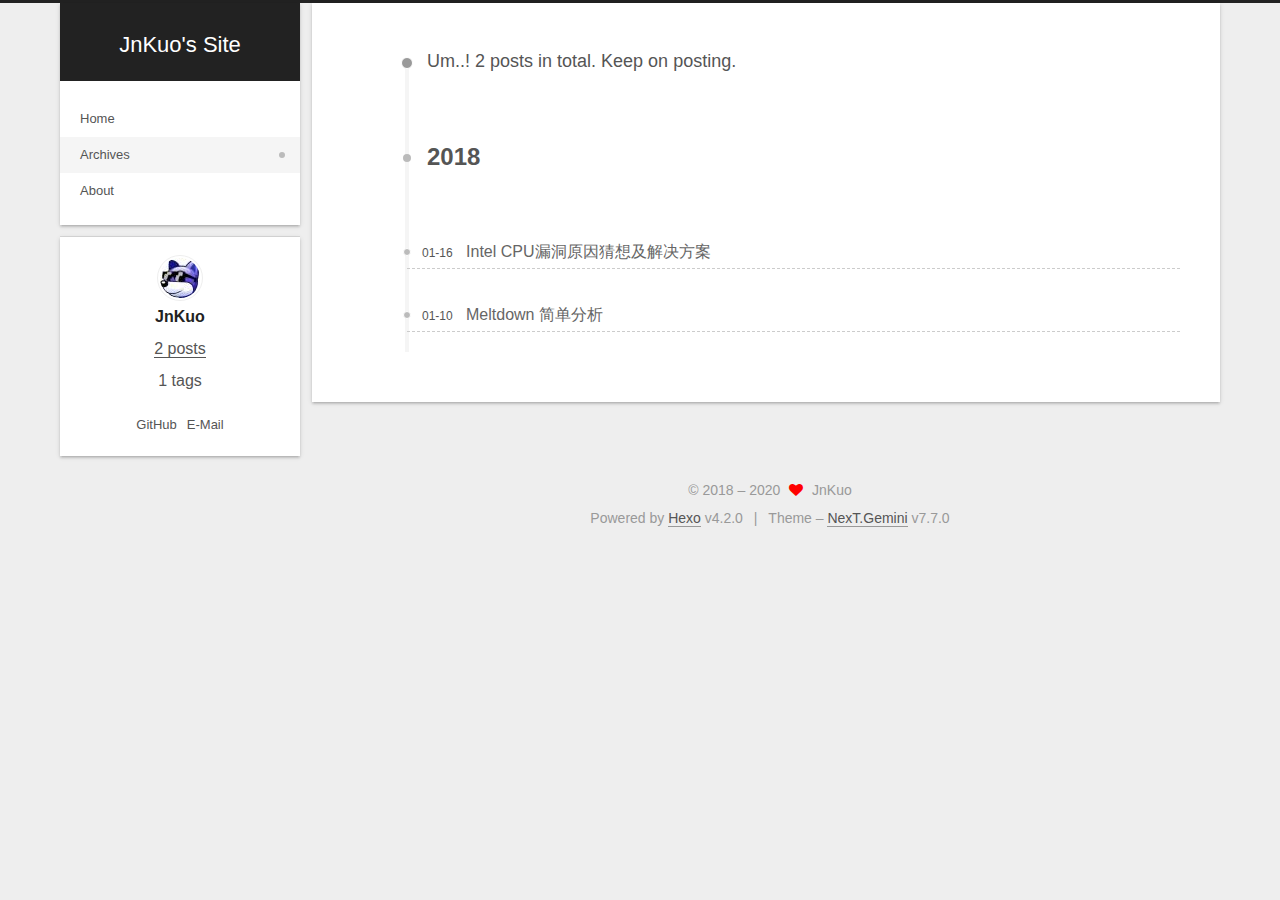
<file: archives/2018/index.html>
<!DOCTYPE html>
<html lang="zh">
<head>
  <meta charset="UTF-8">
<meta name="viewport" content="width=device-width, initial-scale=1, maximum-scale=2">
<meta name="theme-color" content="#222">
<meta name="generator" content="Hexo 4.2.0">
  <link rel="icon" type="image/png" sizes="32x32" href="/images/itsjnk_32x32.jpg">
  <link rel="icon" type="image/png" sizes="16x16" href="/images/itsjnk_16x16.jpg">

<link rel="stylesheet" href="/css/main.css">


<link rel="stylesheet" href="/lib/font-awesome/css/font-awesome.min.css">


<script id="hexo-configurations">
  var NexT = window.NexT || {};
  var CONFIG = {
    hostname: new URL('http://www.jnkuo.com').hostname,
    root: '/',
    scheme: 'Gemini',
    version: '7.7.0',
    exturl: false,
    sidebar: {"position":"left","display":"post","padding":18,"offset":12,"onmobile":false},
    copycode: {"enable":false,"show_result":false,"style":null},
    back2top: {"enable":true,"sidebar":false,"scrollpercent":false},
    bookmark: {"enable":false,"color":"#222","save":"auto"},
    fancybox: false,
    mediumzoom: false,
    lazyload: false,
    pangu: false,
    comments: {"style":"tabs","active":null,"storage":true,"lazyload":false,"nav":null},
    algolia: {
      appID: '',
      apiKey: '',
      indexName: '',
      hits: {"per_page":10},
      labels: {"input_placeholder":"Search for Posts","hits_empty":"We didn't find any results for the search: ${query}","hits_stats":"${hits} results found in ${time} ms"}
    },
    localsearch: {"enable":false,"trigger":"auto","top_n_per_article":1,"unescape":false,"preload":false},
    path: '',
    motion: {"enable":false,"async":false,"transition":{"post_block":"fadeIn","post_header":"slideDownIn","post_body":"slideDownIn","coll_header":"slideLeftIn","sidebar":"slideUpIn"}}
  };
</script>

  <meta property="og:type" content="website">
<meta property="og:title" content="JnKuo&#39;s Site">
<meta property="og:url" content="http://www.jnkuo.com/archives/2018/index.html">
<meta property="og:site_name" content="JnKuo&#39;s Site">
<meta property="og:locale" content="zh">
<meta property="article:author" content="JnKuo">
<meta name="twitter:card" content="summary">

<link rel="canonical" href="http://www.jnkuo.com/archives/2018/">


<script id="page-configurations">
  // https://hexo.io/docs/variables.html
  CONFIG.page = {
    sidebar: "",
    isHome: false,
    isPost: false
  };
</script>

  <title>Archive | JnKuo's Site</title>
  






  <noscript>
  <style>
  .use-motion .brand,
  .use-motion .menu-item,
  .sidebar-inner,
  .use-motion .post-block,
  .use-motion .pagination,
  .use-motion .comments,
  .use-motion .post-header,
  .use-motion .post-body,
  .use-motion .collection-header { opacity: initial; }

  .use-motion .site-title,
  .use-motion .site-subtitle {
    opacity: initial;
    top: initial;
  }

  .use-motion .logo-line-before i { left: initial; }
  .use-motion .logo-line-after i { right: initial; }
  </style>
</noscript>

</head>

<body itemscope itemtype="http://schema.org/WebPage">
  <div class="container">
    <div class="headband"></div>

    <header class="header" itemscope itemtype="http://schema.org/WPHeader">
      <div class="header-inner"><div class="site-brand-container">
  <div class="site-meta">

    <div>
      <a href="/" class="brand" rel="start">
        <span class="logo-line-before"><i></i></span>
        <span class="site-title">JnKuo's Site</span>
        <span class="logo-line-after"><i></i></span>
      </a>
    </div>
  </div>

  <div class="site-nav-toggle">
    <div class="toggle" aria-label="Toggle navigation bar">
      <span class="toggle-line toggle-line-first"></span>
      <span class="toggle-line toggle-line-middle"></span>
      <span class="toggle-line toggle-line-last"></span>
    </div>
  </div>
</div>


<nav class="site-nav">
  
  <ul id="menu" class="menu">
        <li class="menu-item menu-item-home">

    <a href="/" rel="section">Home</a>

  </li>
        <li class="menu-item menu-item-archives">

    <a href="/archives/" rel="section">Archives</a>

  </li>
        <li class="menu-item menu-item-about">

    <a href="/about/" rel="section">About</a>

  </li>
  </ul>

</nav>
</div>
    </header>

    
  <div class="back-to-top">
    <i class="fa fa-arrow-up"></i>
    <span>0%</span>
  </div>


    <main class="main">
      <div class="main-inner">
        <div class="content-wrap">
          

          <div class="content">
            

  
  
  
  <div class="post-block">
    <div class="posts-collapse">
      <div class="collection-title">
        <span class="collection-header">Um..! 2 posts in total. Keep on posting.</span>
      </div>

      
    <div class="collection-year">
      <h1 class="collection-header">2018</h1>
    </div>

  <article itemscope itemtype="http://schema.org/Article">
    <header class="post-header">

      <div class="post-meta">
        <time itemprop="dateCreated"
              datetime="2018-01-16T20:16:49+08:00"
              content="2018-01-16">
          01-16
        </time>
      </div>

      <h2 class="post-title">
          <a class="post-title-link" href="/2018/01/16/deal-with-intel-meltdown/" itemprop="url">
            <span itemprop="name">Intel CPU漏洞原因猜想及解决方案</span>
          </a>
      </h2>

    </header>
  </article>

  <article itemscope itemtype="http://schema.org/Article">
    <header class="post-header">

      <div class="post-meta">
        <time itemprop="dateCreated"
              datetime="2018-01-10T19:45:29+08:00"
              content="2018-01-10">
          01-10
        </time>
      </div>

      <h2 class="post-title">
          <a class="post-title-link" href="/2018/01/10/my-analysis-of-meltdown/" itemprop="url">
            <span itemprop="name">Meltdown 简单分析</span>
          </a>
      </h2>

    </header>
  </article>


    </div>
  </div>
  
  
  

  



          </div>
          

<script>
  window.addEventListener('tabs:register', () => {
    let activeClass = CONFIG.comments.activeClass;
    if (CONFIG.comments.storage) {
      activeClass = localStorage.getItem('comments_active') || activeClass;
    }
    if (activeClass) {
      let activeTab = document.querySelector(`a[href="#comment-${activeClass}"]`);
      if (activeTab) {
        activeTab.click();
      }
    }
  });
  if (CONFIG.comments.storage) {
    window.addEventListener('tabs:click', event => {
      if (!event.target.matches('.tabs-comment .tab-content .tab-pane')) return;
      let commentClass = event.target.classList[1];
      localStorage.setItem('comments_active', commentClass);
    });
  }
</script>

        </div>
          
  
  <div class="toggle sidebar-toggle">
    <span class="toggle-line toggle-line-first"></span>
    <span class="toggle-line toggle-line-middle"></span>
    <span class="toggle-line toggle-line-last"></span>
  </div>

  <aside class="sidebar">
    <div class="sidebar-inner">

      <ul class="sidebar-nav motion-element">
        <li class="sidebar-nav-toc">
          Table of Contents
        </li>
        <li class="sidebar-nav-overview">
          Overview
        </li>
      </ul>

      <!--noindex-->
      <div class="post-toc-wrap sidebar-panel">
      </div>
      <!--/noindex-->

      <div class="site-overview-wrap sidebar-panel">
        <div class="site-author motion-element" itemprop="author" itemscope itemtype="http://schema.org/Person">
    <img class="site-author-image" itemprop="image" alt="JnKuo"
      src="/images/itsjnk_40x40.jpg">
  <p class="site-author-name" itemprop="name">JnKuo</p>
  <div class="site-description" itemprop="description"></div>
</div>
<div class="site-state-wrap motion-element">
  <nav class="site-state">
      <div class="site-state-item site-state-posts">
          <a href="/archives/">
        
          <span class="site-state-item-count">2</span>
          <span class="site-state-item-name">posts</span>
        </a>
      </div>
      <div class="site-state-item site-state-tags">
        <span class="site-state-item-count">1</span>
        <span class="site-state-item-name">tags</span>
      </div>
  </nav>
</div>
  <div class="links-of-author motion-element">
      <span class="links-of-author-item">
        <a href="https://github.com/itsjnk" title="GitHub → https:&#x2F;&#x2F;github.com&#x2F;itsjnk" rel="noopener" target="_blank">GitHub</a>
      </span>
      <span class="links-of-author-item">
        <a href="mailto:its@jnkuo.com" title="E-Mail → mailto:its@jnkuo.com" rel="noopener" target="_blank">E-Mail</a>
      </span>
  </div>



      </div>

    </div>
  </aside>
  <div id="sidebar-dimmer"></div>


      </div>
    </main>

    <footer class="footer">
      <div class="footer-inner">
        

<div class="copyright">
  
  &copy; 2018 – 
  <span itemprop="copyrightYear">2020</span>
  <span class="with-love">
    <i class="fa fa-heart"></i>
  </span>
  <span class="author" itemprop="copyrightHolder">JnKuo</span>
</div>
  <div class="powered-by">Powered by <a href="https://hexo.io/" class="theme-link" rel="noopener" target="_blank">Hexo</a> v4.2.0
  </div>
  <span class="post-meta-divider">|</span>
  <div class="theme-info">Theme – <a href="https://theme-next.org/" class="theme-link" rel="noopener" target="_blank">NexT.Gemini</a> v7.7.0
  </div>

        








      </div>
    </footer>
  </div>

  
  <script src="/lib/anime.min.js"></script>

<script src="/js/utils.js"></script>


<script src="/js/schemes/pisces.js"></script>


<script src="/js/next-boot.js"></script>




  















  

  

</body>
</html>
</file>
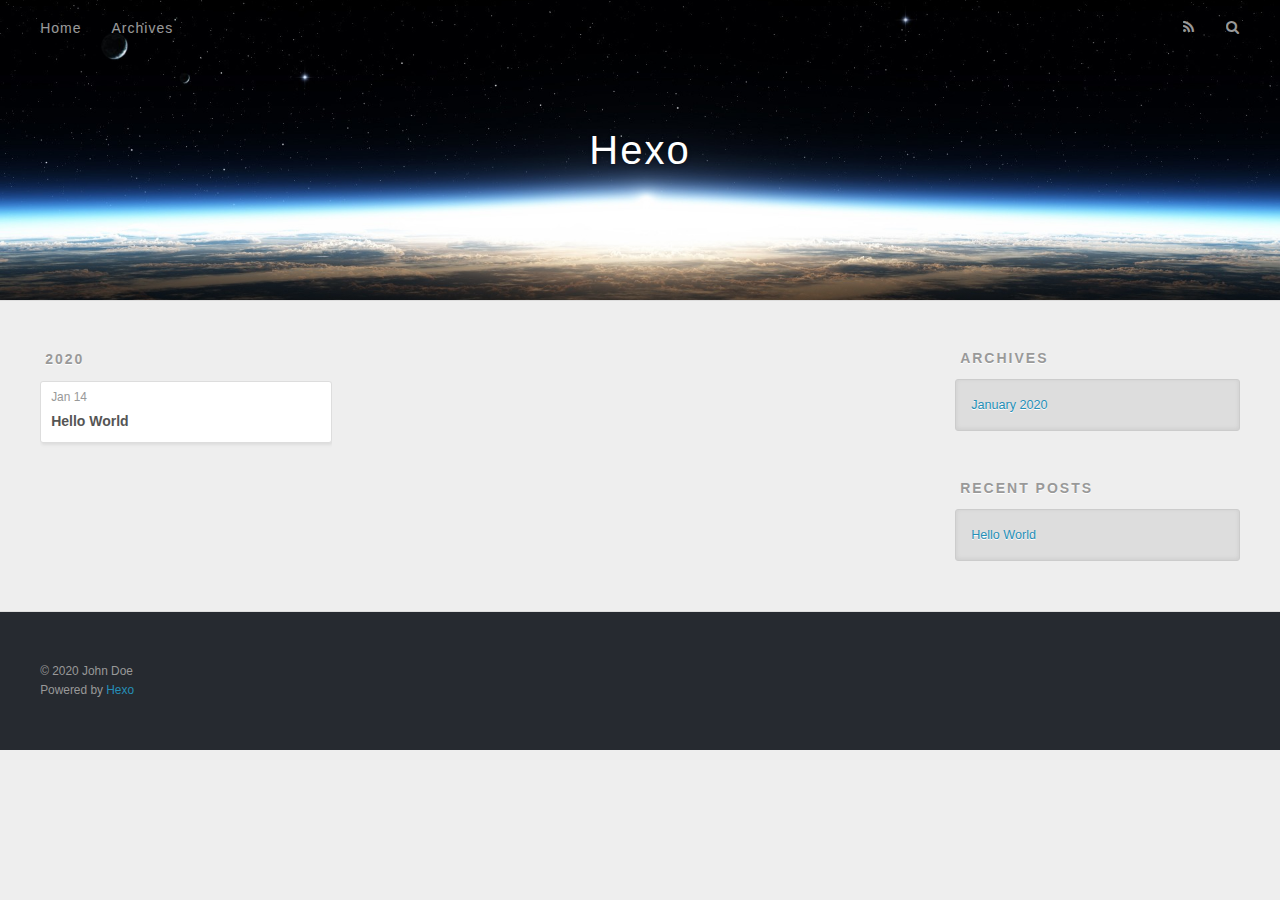
<file: archives/2020/index.html>
<!DOCTYPE html>
<html>
<head>
  <meta charset="utf-8">
  

  
  <title>Archives: 2020 | Hexo</title>
  <meta name="viewport" content="width=device-width, initial-scale=1, maximum-scale=1">
  <meta property="og:type" content="website">
<meta property="og:title" content="Hexo">
<meta property="og:url" content="http://yoursite.com/archives/2020/index.html">
<meta property="og:site_name" content="Hexo">
<meta property="og:locale" content="en_US">
<meta property="article:author" content="John Doe">
<meta name="twitter:card" content="summary">
  
    <link rel="alternate" href="/atom.xml" title="Hexo" type="application/atom+xml">
  
  
    <link rel="icon" href="/favicon.png">
  
  
    <link href="//fonts.googleapis.com/css?family=Source+Code+Pro" rel="stylesheet" type="text/css">
  
  
<link rel="stylesheet" href="/css/style.css">

<meta name="generator" content="Hexo 4.2.0"></head>

<body>
  <div id="container">
    <div id="wrap">
      <header id="header">
  <div id="banner"></div>
  <div id="header-outer" class="outer">
    <div id="header-title" class="inner">
      <h1 id="logo-wrap">
        <a href="/" id="logo">Hexo</a>
      </h1>
      
    </div>
    <div id="header-inner" class="inner">
      <nav id="main-nav">
        <a id="main-nav-toggle" class="nav-icon"></a>
        
          <a class="main-nav-link" href="/">Home</a>
        
          <a class="main-nav-link" href="/archives">Archives</a>
        
      </nav>
      <nav id="sub-nav">
        
          <a id="nav-rss-link" class="nav-icon" href="/atom.xml" title="RSS Feed"></a>
        
        <a id="nav-search-btn" class="nav-icon" title="Search"></a>
      </nav>
      <div id="search-form-wrap">
        <form action="//google.com/search" method="get" accept-charset="UTF-8" class="search-form"><input type="search" name="q" class="search-form-input" placeholder="Search"><button type="submit" class="search-form-submit">&#xF002;</button><input type="hidden" name="sitesearch" value="http://yoursite.com"></form>
      </div>
    </div>
  </div>
</header>
      <div class="outer">
        <section id="main">
  
  
    
    
      
      
      <section class="archives-wrap">
        <div class="archive-year-wrap">
          <a href="/archives/2020" class="archive-year">2020</a>
        </div>
        <div class="archives">
    
    <article class="archive-article archive-type-post">
  <div class="archive-article-inner">
    <header class="archive-article-header">
      <a href="/2020/01/14/hello-world/" class="archive-article-date">
  <time datetime="2020-01-14T07:44:21.630Z" itemprop="datePublished">Jan 14</time>
</a>
      
  
    <h1 itemprop="name">
      <a class="archive-article-title" href="/2020/01/14/hello-world/">Hello World</a>
    </h1>
  

    </header>
  </div>
</article>
  
  
    </div></section>
  


</section>
        
          <aside id="sidebar">
  
    

  
    

  
    
  
    
  <div class="widget-wrap">
    <h3 class="widget-title">Archives</h3>
    <div class="widget">
      <ul class="archive-list"><li class="archive-list-item"><a class="archive-list-link" href="/archives/2020/01/">January 2020</a></li></ul>
    </div>
  </div>


  
    
  <div class="widget-wrap">
    <h3 class="widget-title">Recent Posts</h3>
    <div class="widget">
      <ul>
        
          <li>
            <a href="/2020/01/14/hello-world/">Hello World</a>
          </li>
        
      </ul>
    </div>
  </div>

  
</aside>
        
      </div>
      <footer id="footer">
  
  <div class="outer">
    <div id="footer-info" class="inner">
      &copy; 2020 John Doe<br>
      Powered by <a href="http://hexo.io/" target="_blank">Hexo</a>
    </div>
  </div>
</footer>
    </div>
    <nav id="mobile-nav">
  
    <a href="/" class="mobile-nav-link">Home</a>
  
    <a href="/archives" class="mobile-nav-link">Archives</a>
  
</nav>
    

<script src="//ajax.googleapis.com/ajax/libs/jquery/2.0.3/jquery.min.js"></script>


  
<link rel="stylesheet" href="/fancybox/jquery.fancybox.css">

  
<script src="/fancybox/jquery.fancybox.pack.js"></script>




<script src="/js/script.js"></script>




  </div>
</body>
</html>
</file>
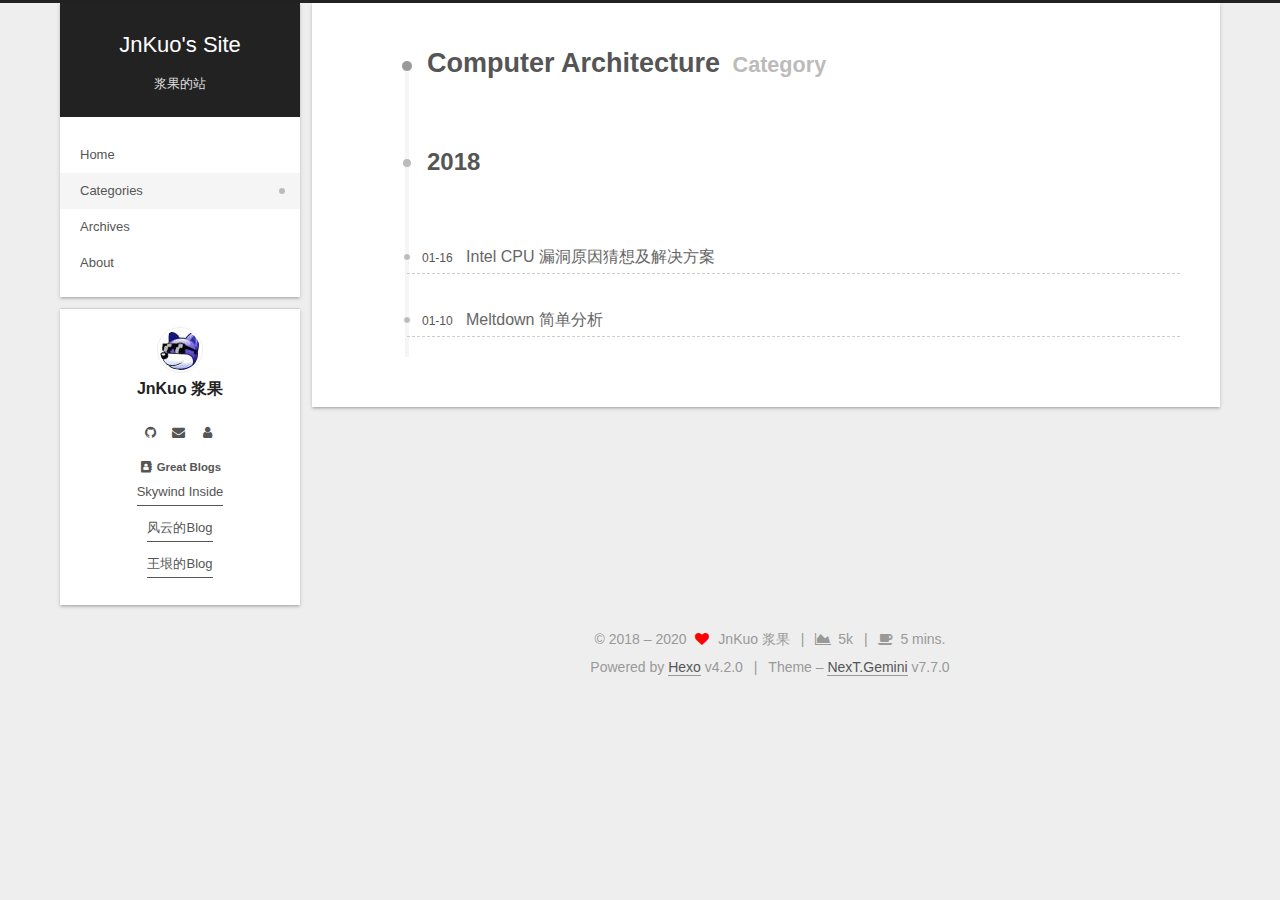
<file: categories/Computer-Architecture/index.html>
<!DOCTYPE html>
<html lang="en">
<head>
  <meta charset="UTF-8">
<meta name="viewport" content="width=device-width, initial-scale=1, maximum-scale=2">
<meta name="theme-color" content="#222">
<meta name="generator" content="Hexo 4.2.0">
  <link rel="icon" type="image/png" sizes="32x32" href="/images/itsjnk_32x32.jpg">
  <link rel="icon" type="image/png" sizes="16x16" href="/images/itsjnk_16x16.jpg">

<link rel="stylesheet" href="/css/main.css">


<link rel="stylesheet" href="/lib/font-awesome/css/font-awesome.min.css">


<script id="hexo-configurations">
  var NexT = window.NexT || {};
  var CONFIG = {
    hostname: new URL('http://www.jnkuo.com').hostname,
    root: '/',
    scheme: 'Gemini',
    version: '7.7.0',
    exturl: false,
    sidebar: {"position":"left","display":"post","padding":18,"offset":12,"onmobile":false},
    copycode: {"enable":false,"show_result":false,"style":null},
    back2top: {"enable":true,"sidebar":false,"scrollpercent":false},
    bookmark: {"enable":false,"color":"#222","save":"auto"},
    fancybox: false,
    mediumzoom: false,
    lazyload: false,
    pangu: false,
    comments: {"style":"tabs","active":null,"storage":true,"lazyload":false,"nav":null},
    algolia: {
      appID: '',
      apiKey: '',
      indexName: '',
      hits: {"per_page":10},
      labels: {"input_placeholder":"Search for Posts","hits_empty":"We didn't find any results for the search: ${query}","hits_stats":"${hits} results found in ${time} ms"}
    },
    localsearch: {"enable":false,"trigger":"auto","top_n_per_article":1,"unescape":false,"preload":false},
    path: '',
    motion: {"enable":false,"async":false,"transition":{"post_block":"fadeIn","post_header":"slideDownIn","post_body":"slideDownIn","coll_header":"slideLeftIn","sidebar":"slideUpIn"}}
  };
</script>

  <meta property="og:type" content="website">
<meta property="og:title" content="JnKuo&#39;s Site">
<meta property="og:url" content="http://www.jnkuo.com/categories/Computer-Architecture/index.html">
<meta property="og:site_name" content="JnKuo&#39;s Site">
<meta property="og:locale" content="en_US">
<meta property="article:author" content="JnKuo 浆果">
<meta name="twitter:card" content="summary">

<link rel="canonical" href="http://www.jnkuo.com/categories/Computer-Architecture/">


<script id="page-configurations">
  // https://hexo.io/docs/variables.html
  CONFIG.page = {
    sidebar: "",
    isHome: false,
    isPost: false
  };
</script>

  <title>Category: Computer Architecture | JnKuo's Site</title>
  






  <noscript>
  <style>
  .use-motion .brand,
  .use-motion .menu-item,
  .sidebar-inner,
  .use-motion .post-block,
  .use-motion .pagination,
  .use-motion .comments,
  .use-motion .post-header,
  .use-motion .post-body,
  .use-motion .collection-header { opacity: initial; }

  .use-motion .site-title,
  .use-motion .site-subtitle {
    opacity: initial;
    top: initial;
  }

  .use-motion .logo-line-before i { left: initial; }
  .use-motion .logo-line-after i { right: initial; }
  </style>
</noscript>

</head>

<body itemscope itemtype="http://schema.org/WebPage">
  <div class="container">
    <div class="headband"></div>

    <header class="header" itemscope itemtype="http://schema.org/WPHeader">
      <div class="header-inner"><div class="site-brand-container">
  <div class="site-meta">

    <div>
      <a href="/" class="brand" rel="start">
        <span class="logo-line-before"><i></i></span>
        <span class="site-title">JnKuo's Site</span>
        <span class="logo-line-after"><i></i></span>
      </a>
    </div>
        <p class="site-subtitle">浆果的站</p>
  </div>

  <div class="site-nav-toggle">
    <div class="toggle" aria-label="Toggle navigation bar">
      <span class="toggle-line toggle-line-first"></span>
      <span class="toggle-line toggle-line-middle"></span>
      <span class="toggle-line toggle-line-last"></span>
    </div>
  </div>
</div>


<nav class="site-nav">
  
  <ul id="menu" class="menu">
        <li class="menu-item menu-item-home">

    <a href="/" rel="section">Home</a>

  </li>
        <li class="menu-item menu-item-categories">

    <a href="/categories/" rel="section">Categories</a>

  </li>
        <li class="menu-item menu-item-archives">

    <a href="/archives/" rel="section">Archives</a>

  </li>
        <li class="menu-item menu-item-about">

    <a href="/about/" rel="section">About</a>

  </li>
  </ul>

</nav>
</div>
    </header>

    
  <div class="back-to-top">
    <i class="fa fa-arrow-up"></i>
    <span>0%</span>
  </div>


    <main class="main">
      <div class="main-inner">
        <div class="content-wrap">
          

          <div class="content">
            

  
  
  
  <div class="post-block">
    <div class="posts-collapse">
      <div class="collection-title">
        <h1 class="collection-header">Computer Architecture
          <small>Category</small>
        </h1>
      </div>

      
    <div class="collection-year">
      <h1 class="collection-header">2018</h1>
    </div>

  <article itemscope itemtype="http://schema.org/Article">
    <header class="post-header">

      <div class="post-meta">
        <time itemprop="dateCreated"
              datetime="2018-01-16T20:16:49+08:00"
              content="2018-01-16">
          01-16
        </time>
      </div>

      <h2 class="post-title">
          <a class="post-title-link" href="/2018/01/16/deal-with-intel-meltdown/" itemprop="url">
            <span itemprop="name">Intel CPU 漏洞原因猜想及解决方案</span>
          </a>
      </h2>

    </header>
  </article>

  <article itemscope itemtype="http://schema.org/Article">
    <header class="post-header">

      <div class="post-meta">
        <time itemprop="dateCreated"
              datetime="2018-01-10T19:45:29+08:00"
              content="2018-01-10">
          01-10
        </time>
      </div>

      <h2 class="post-title">
          <a class="post-title-link" href="/2018/01/10/my-analysis-of-meltdown/" itemprop="url">
            <span itemprop="name">Meltdown 简单分析</span>
          </a>
      </h2>

    </header>
  </article>

    </div>
  </div>
  
  
  

  



          </div>
          

<script>
  window.addEventListener('tabs:register', () => {
    let activeClass = CONFIG.comments.activeClass;
    if (CONFIG.comments.storage) {
      activeClass = localStorage.getItem('comments_active') || activeClass;
    }
    if (activeClass) {
      let activeTab = document.querySelector(`a[href="#comment-${activeClass}"]`);
      if (activeTab) {
        activeTab.click();
      }
    }
  });
  if (CONFIG.comments.storage) {
    window.addEventListener('tabs:click', event => {
      if (!event.target.matches('.tabs-comment .tab-content .tab-pane')) return;
      let commentClass = event.target.classList[1];
      localStorage.setItem('comments_active', commentClass);
    });
  }
</script>

        </div>
          
  
  <div class="toggle sidebar-toggle">
    <span class="toggle-line toggle-line-first"></span>
    <span class="toggle-line toggle-line-middle"></span>
    <span class="toggle-line toggle-line-last"></span>
  </div>

  <aside class="sidebar">
    <div class="sidebar-inner">

      <ul class="sidebar-nav motion-element">
        <li class="sidebar-nav-toc">
          Table of Contents
        </li>
        <li class="sidebar-nav-overview">
          Overview
        </li>
      </ul>

      <!--noindex-->
      <div class="post-toc-wrap sidebar-panel">
      </div>
      <!--/noindex-->

      <div class="site-overview-wrap sidebar-panel">
        <div class="site-author motion-element" itemprop="author" itemscope itemtype="http://schema.org/Person">
    <img class="site-author-image" itemprop="image" alt="JnKuo 浆果"
      src="/images/itsjnk_40x40.jpg">
  <p class="site-author-name" itemprop="name">JnKuo 浆果</p>
  <div class="site-description" itemprop="description"></div>
</div>
  <div class="links-of-author motion-element">
      <span class="links-of-author-item">
        <a href="https://github.com/itsjnk" title="Github → https:&#x2F;&#x2F;github.com&#x2F;itsjnk" rel="noopener" target="_blank"><i class="fa fa-fw fa-github"></i></a>
      </span>
      <span class="links-of-author-item">
        <a href="mailto:its@jnkuo.com" title="E-Mail → mailto:its@jnkuo.com" rel="noopener" target="_blank"><i class="fa fa-fw fa-envelope"></i></a>
      </span>
      <span class="links-of-author-item">
        <a href="https://zhihu.com/people/jnkuo" title="Zhihu → https:&#x2F;&#x2F;zhihu.com&#x2F;people&#x2F;jnkuo" rel="noopener" target="_blank"><i class="fa fa-fw fa-user"></i></a>
      </span>
  </div>


  <div class="links-of-blogroll motion-element">
    <div class="links-of-blogroll-title">
      <i class="fa fa-fw fa-address-book"></i>
      Great Blogs
    </div>
    <ul class="links-of-blogroll-list">
        <li class="links-of-blogroll-item">
          <a href="http://www.skywind.me/blog/" title="http:&#x2F;&#x2F;www.skywind.me&#x2F;blog&#x2F;" rel="noopener" target="_blank">Skywind Inside</a>
        </li>
        <li class="links-of-blogroll-item">
          <a href="https://blog.codingnow.com/" title="https:&#x2F;&#x2F;blog.codingnow.com" rel="noopener" target="_blank">风云的Blog</a>
        </li>
        <li class="links-of-blogroll-item">
          <a href="https://www.yinwang.org/" title="https:&#x2F;&#x2F;www.yinwang.org&#x2F;" rel="noopener" target="_blank">王垠的Blog</a>
        </li>
    </ul>
  </div>

      </div>

    </div>
  </aside>
  <div id="sidebar-dimmer"></div>


      </div>
    </main>

    <footer class="footer">
      <div class="footer-inner">
        

<div class="copyright">
  
  &copy; 2018 – 
  <span itemprop="copyrightYear">2020</span>
  <span class="with-love">
    <i class="fa fa-heart"></i>
  </span>
  <span class="author" itemprop="copyrightHolder">JnKuo 浆果</span>
    <span class="post-meta-divider">|</span>
    <span class="post-meta-item-icon">
      <i class="fa fa-area-chart"></i>
    </span>
    <span title="Symbols count total">5k</span>
    <span class="post-meta-divider">|</span>
    <span class="post-meta-item-icon">
      <i class="fa fa-coffee"></i>
    </span>
    <span title="Reading time total">5 mins.</span>
</div>
  <div class="powered-by">Powered by <a href="https://hexo.io/" class="theme-link" rel="noopener" target="_blank">Hexo</a> v4.2.0
  </div>
  <span class="post-meta-divider">|</span>
  <div class="theme-info">Theme – <a href="https://theme-next.org/" class="theme-link" rel="noopener" target="_blank">NexT.Gemini</a> v7.7.0
  </div>

        








      </div>
    </footer>
  </div>

  
  <script src="/lib/anime.min.js"></script>

<script src="/js/utils.js"></script>


<script src="/js/schemes/pisces.js"></script>


<script src="/js/next-boot.js"></script>




  















  

  

</body>
</html>
</file>
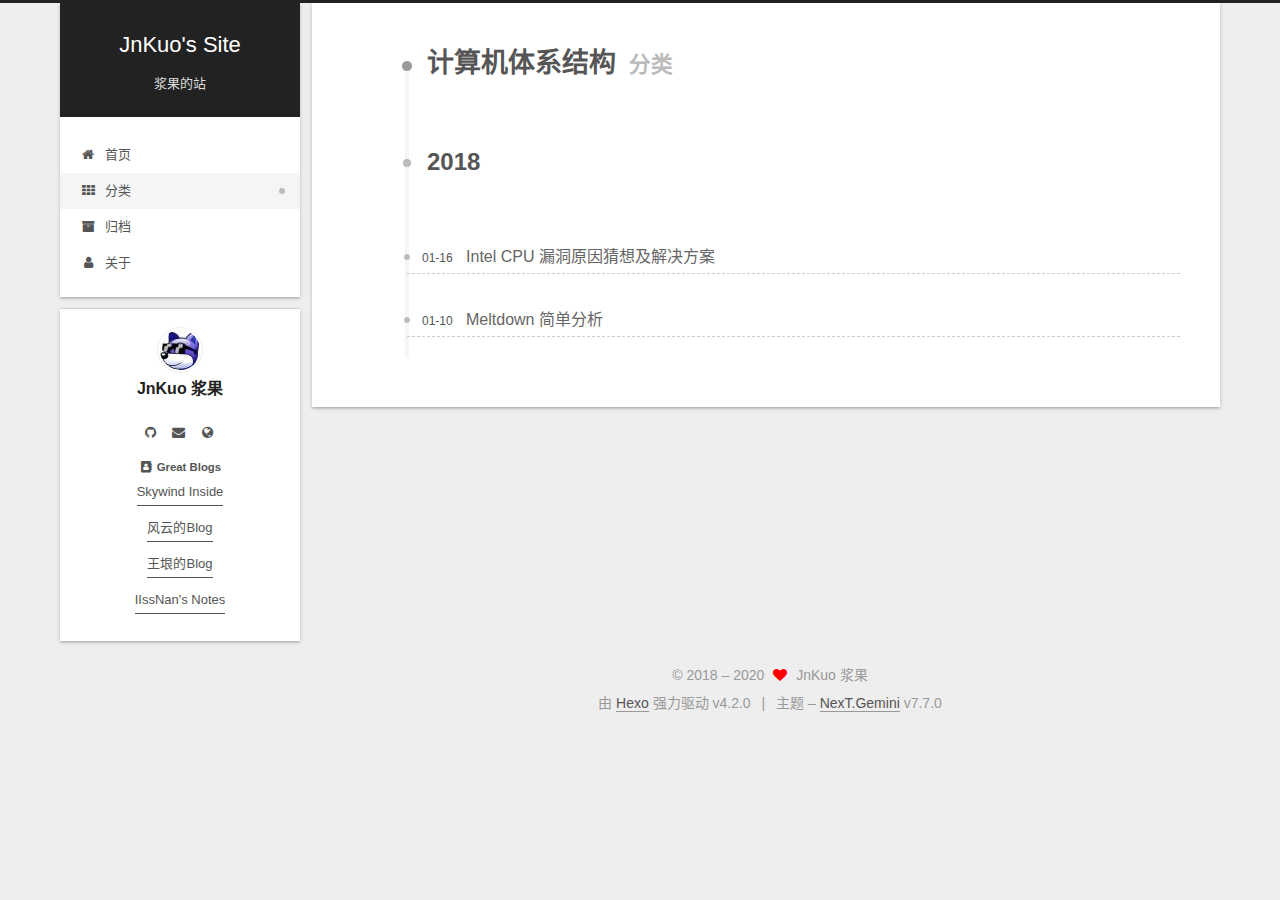
<file: categories/计算机体系结构/index.html>
<!DOCTYPE html>
<html lang="zh-CN">
<head>
  <meta charset="UTF-8">
<meta name="viewport" content="width=device-width, initial-scale=1, maximum-scale=2">
<meta name="theme-color" content="#222">
<meta name="generator" content="Hexo 4.2.0">
  <link rel="icon" type="image/png" sizes="32x32" href="/images/itsjnk_32x32.jpg">
  <link rel="icon" type="image/png" sizes="16x16" href="/images/itsjnk_16x16.jpg">

<link rel="stylesheet" href="/css/main.css">

<link rel="stylesheet" href="https://fonts.loli.net/css?family=EB Garamond:300,300italic,400,400italic,700,700italic|Cinzel Decorative:300,300italic,400,400italic,700,700italic|Source Code Pro:300,300italic,400,400italic,700,700italic&display=swap&subset=latin,latin-ext">
<link rel="stylesheet" href="/lib/font-awesome/css/font-awesome.min.css">


<script id="hexo-configurations">
  var NexT = window.NexT || {};
  var CONFIG = {
    hostname: new URL('http://www.jnkuo.com').hostname,
    root: '/',
    scheme: 'Gemini',
    version: '7.7.0',
    exturl: false,
    sidebar: {"position":"left","display":"post","padding":18,"offset":12,"onmobile":false},
    copycode: {"enable":false,"show_result":false,"style":null},
    back2top: {"enable":true,"sidebar":false,"scrollpercent":false},
    bookmark: {"enable":false,"color":"#222","save":"auto"},
    fancybox: false,
    mediumzoom: false,
    lazyload: false,
    pangu: false,
    comments: {"style":"tabs","active":null,"storage":true,"lazyload":false,"nav":null},
    algolia: {
      appID: '',
      apiKey: '',
      indexName: '',
      hits: {"per_page":10},
      labels: {"input_placeholder":"Search for Posts","hits_empty":"We didn't find any results for the search: ${query}","hits_stats":"${hits} results found in ${time} ms"}
    },
    localsearch: {"enable":false,"trigger":"auto","top_n_per_article":1,"unescape":false,"preload":false},
    path: '',
    motion: {"enable":false,"async":false,"transition":{"post_block":"fadeIn","post_header":"slideDownIn","post_body":"slideDownIn","coll_header":"slideLeftIn","sidebar":"slideUpIn"}}
  };
</script>

  <meta property="og:type" content="website">
<meta property="og:title" content="JnKuo&#39;s Site">
<meta property="og:url" content="http://www.jnkuo.com/categories/%E8%AE%A1%E7%AE%97%E6%9C%BA%E4%BD%93%E7%B3%BB%E7%BB%93%E6%9E%84/index.html">
<meta property="og:site_name" content="JnKuo&#39;s Site">
<meta property="og:locale" content="zh_CN">
<meta property="article:author" content="JnKuo 浆果">
<meta name="twitter:card" content="summary">

<link rel="canonical" href="http://www.jnkuo.com/categories/%E8%AE%A1%E7%AE%97%E6%9C%BA%E4%BD%93%E7%B3%BB%E7%BB%93%E6%9E%84/">


<script id="page-configurations">
  // https://hexo.io/docs/variables.html
  CONFIG.page = {
    sidebar: "",
    isHome: false,
    isPost: false
  };
</script>
<!-- For Chinese title -->
<link href="https://fonts.loli.net/css?family=ZCOOL+XiaoWei&display=swap" rel="stylesheet">
<link href="https://fonts.loli.net/css?family=Long+Cang&display=swap" rel="stylesheet">
<link href="https://fonts.loli.net/css?family=ZCOOL+QingKe+HuangYou&display=swap" rel="stylesheet">
<link href="https://fonts.loli.net/css?family=Ma+Shan+Zheng&display=swap" rel="stylesheet">
<!-- Font for Chinese post -->
<link href="https://fonts.loli.net/css?family=Noto+Serif+SC&display=swap" rel="stylesheet">

<!-- Font for English title -->
<link href="https://fonts.loli.net/css?family=Source+Code+Pro&display=swap" rel="stylesheet">
<!-- Font for English post -->
<link href="https://fonts.loli.net/css?family=EB+Garamond&display=swap" rel="stylesheet">
  <title>分类: 计算机体系结构 | JnKuo's Site</title>
  






  <noscript>
  <style>
  .use-motion .brand,
  .use-motion .menu-item,
  .sidebar-inner,
  .use-motion .post-block,
  .use-motion .pagination,
  .use-motion .comments,
  .use-motion .post-header,
  .use-motion .post-body,
  .use-motion .collection-header { opacity: initial; }

  .use-motion .site-title,
  .use-motion .site-subtitle {
    opacity: initial;
    top: initial;
  }

  .use-motion .logo-line-before i { left: initial; }
  .use-motion .logo-line-after i { right: initial; }
  </style>
</noscript>

</head>

<body itemscope itemtype="http://schema.org/WebPage">
  <div class="container">
    <div class="headband"></div>

    <header class="header" itemscope itemtype="http://schema.org/WPHeader">
      <div class="header-inner"><div class="site-brand-container">
  <div class="site-meta">

    <div>
      <a href="/" class="brand" rel="start">
        <span class="logo-line-before"><i></i></span>
        <span class="site-title">JnKuo's Site</span>
        <span class="logo-line-after"><i></i></span>
      </a>
    </div>
        <p class="site-subtitle">浆果的站</p>
  </div>

  <div class="site-nav-toggle">
    <div class="toggle" aria-label="切换导航栏">
      <span class="toggle-line toggle-line-first"></span>
      <span class="toggle-line toggle-line-middle"></span>
      <span class="toggle-line toggle-line-last"></span>
    </div>
  </div>
</div>


<nav class="site-nav">
  
  <ul id="menu" class="menu">
        <li class="menu-item menu-item-home">

    <a href="/" rel="section"><i class="fa fa-fw fa-home"></i>首页</a>

  </li>
        <li class="menu-item menu-item-categories">

    <a href="/categories/" rel="section"><i class="fa fa-fw fa-th"></i>分类</a>

  </li>
        <li class="menu-item menu-item-archives">

    <a href="/archives/" rel="section"><i class="fa fa-fw fa-archive"></i>归档</a>

  </li>
        <li class="menu-item menu-item-about">

    <a href="/about/" rel="section"><i class="fa fa-fw fa-user"></i>关于</a>

  </li>
  </ul>

</nav>
</div>
    </header>

    
  <div class="back-to-top">
    <i class="fa fa-arrow-up"></i>
    <span>0%</span>
  </div>


    <main class="main">
      <div class="main-inner">
        <div class="content-wrap">
          

          <div class="content">
            

  
  
  
  <div class="post-block">
    <div class="posts-collapse">
      <div class="collection-title">
        <h1 class="collection-header">计算机体系结构
          <small>分类</small>
        </h1>
      </div>

      
    <div class="collection-year">
      <h1 class="collection-header">2018</h1>
    </div>

  <article itemscope itemtype="http://schema.org/Article">
    <header class="post-header">

      <div class="post-meta">
        <time itemprop="dateCreated"
              datetime="2018-01-16T20:16:49+08:00"
              content="2018-01-16">
          01-16
        </time>
      </div>

      <h2 class="post-title">
          <a class="post-title-link" href="/2018/01/16/deal-with-intel-meltdown/" itemprop="url">
            <span itemprop="name">Intel CPU 漏洞原因猜想及解决方案</span>
          </a>
      </h2>

    </header>
  </article>

  <article itemscope itemtype="http://schema.org/Article">
    <header class="post-header">

      <div class="post-meta">
        <time itemprop="dateCreated"
              datetime="2018-01-10T19:45:29+08:00"
              content="2018-01-10">
          01-10
        </time>
      </div>

      <h2 class="post-title">
          <a class="post-title-link" href="/2018/01/10/my-analysis-of-meltdown/" itemprop="url">
            <span itemprop="name">Meltdown 简单分析</span>
          </a>
      </h2>

    </header>
  </article>

    </div>
  </div>
  
  
  

  



          </div>
          

<script>
  window.addEventListener('tabs:register', () => {
    let activeClass = CONFIG.comments.activeClass;
    if (CONFIG.comments.storage) {
      activeClass = localStorage.getItem('comments_active') || activeClass;
    }
    if (activeClass) {
      let activeTab = document.querySelector(`a[href="#comment-${activeClass}"]`);
      if (activeTab) {
        activeTab.click();
      }
    }
  });
  if (CONFIG.comments.storage) {
    window.addEventListener('tabs:click', event => {
      if (!event.target.matches('.tabs-comment .tab-content .tab-pane')) return;
      let commentClass = event.target.classList[1];
      localStorage.setItem('comments_active', commentClass);
    });
  }
</script>

        </div>
          
  
  <div class="toggle sidebar-toggle">
    <span class="toggle-line toggle-line-first"></span>
    <span class="toggle-line toggle-line-middle"></span>
    <span class="toggle-line toggle-line-last"></span>
  </div>

  <aside class="sidebar">
    <div class="sidebar-inner">

      <ul class="sidebar-nav motion-element">
        <li class="sidebar-nav-toc">
          文章目录
        </li>
        <li class="sidebar-nav-overview">
          站点概览
        </li>
      </ul>

      <!--noindex-->
      <div class="post-toc-wrap sidebar-panel">
      </div>
      <!--/noindex-->

      <div class="site-overview-wrap sidebar-panel">
        <div class="site-author motion-element" itemprop="author" itemscope itemtype="http://schema.org/Person">
    <img class="site-author-image" itemprop="image" alt="JnKuo 浆果"
      src="/images/itsjnk_40x40.jpg">
  <p class="site-author-name" itemprop="name">JnKuo 浆果</p>
  <div class="site-description" itemprop="description"></div>
</div>
  <div class="links-of-author motion-element">
      <span class="links-of-author-item">
        <a href="https://github.com/itsjnk" title="Github → https:&#x2F;&#x2F;github.com&#x2F;itsjnk" rel="noopener" target="_blank"><i class="fa fa-fw fa-github"></i></a>
      </span>
      <span class="links-of-author-item">
        <a href="mailto:its@jnkuo.com" title="E-Mail → mailto:its@jnkuo.com" rel="noopener" target="_blank"><i class="fa fa-fw fa-envelope"></i></a>
      </span>
      <span class="links-of-author-item">
        <a href="https://zhihu.com/people/jnkuo" title="Zhihu → https:&#x2F;&#x2F;zhihu.com&#x2F;people&#x2F;jnkuo" rel="noopener" target="_blank"><i class="fa fa-fw fa-globe"></i></a>
      </span>
  </div>


  <div class="links-of-blogroll motion-element">
    <div class="links-of-blogroll-title">
      <i class="fa fa-fw fa-address-book"></i>
      Great Blogs
    </div>
    <ul class="links-of-blogroll-list">
        <li class="links-of-blogroll-item">
          <a href="http://www.skywind.me/blog/" title="http:&#x2F;&#x2F;www.skywind.me&#x2F;blog&#x2F;" rel="noopener" target="_blank">Skywind Inside</a>
        </li>
        <li class="links-of-blogroll-item">
          <a href="https://blog.codingnow.com/" title="https:&#x2F;&#x2F;blog.codingnow.com" rel="noopener" target="_blank">风云的Blog</a>
        </li>
        <li class="links-of-blogroll-item">
          <a href="https://www.yinwang.org/" title="https:&#x2F;&#x2F;www.yinwang.org&#x2F;" rel="noopener" target="_blank">王垠的Blog</a>
        </li>
        <li class="links-of-blogroll-item">
          <a href="https://notes.iissnan.com/" title="https:&#x2F;&#x2F;notes.iissnan.com&#x2F;" rel="noopener" target="_blank">IIssNan's Notes</a>
        </li>
    </ul>
  </div>

      </div>

    </div>
  </aside>
  <div id="sidebar-dimmer"></div>


      </div>
    </main>

    <footer class="footer">
      <div class="footer-inner">
        

<div class="copyright">
  
  &copy; 2018 – 
  <span itemprop="copyrightYear">2020</span>
  <span class="with-love">
    <i class="fa fa-heart"></i>
  </span>
  <span class="author" itemprop="copyrightHolder">JnKuo 浆果</span>
</div>
  <div class="powered-by">由 <a href="https://hexo.io/" class="theme-link" rel="noopener" target="_blank">Hexo</a> 强力驱动 v4.2.0
  </div>
  <span class="post-meta-divider">|</span>
  <div class="theme-info">主题 – <a href="https://theme-next.org/" class="theme-link" rel="noopener" target="_blank">NexT.Gemini</a> v7.7.0
  </div>

        








      </div>
    </footer>
  </div>

  
  <script src="/lib/anime.min.js"></script>

<script src="/js/utils.js"></script>


<script src="/js/schemes/pisces.js"></script>


<script src="/js/next-boot.js"></script>




  















  

  

</body>
</html>
</file>
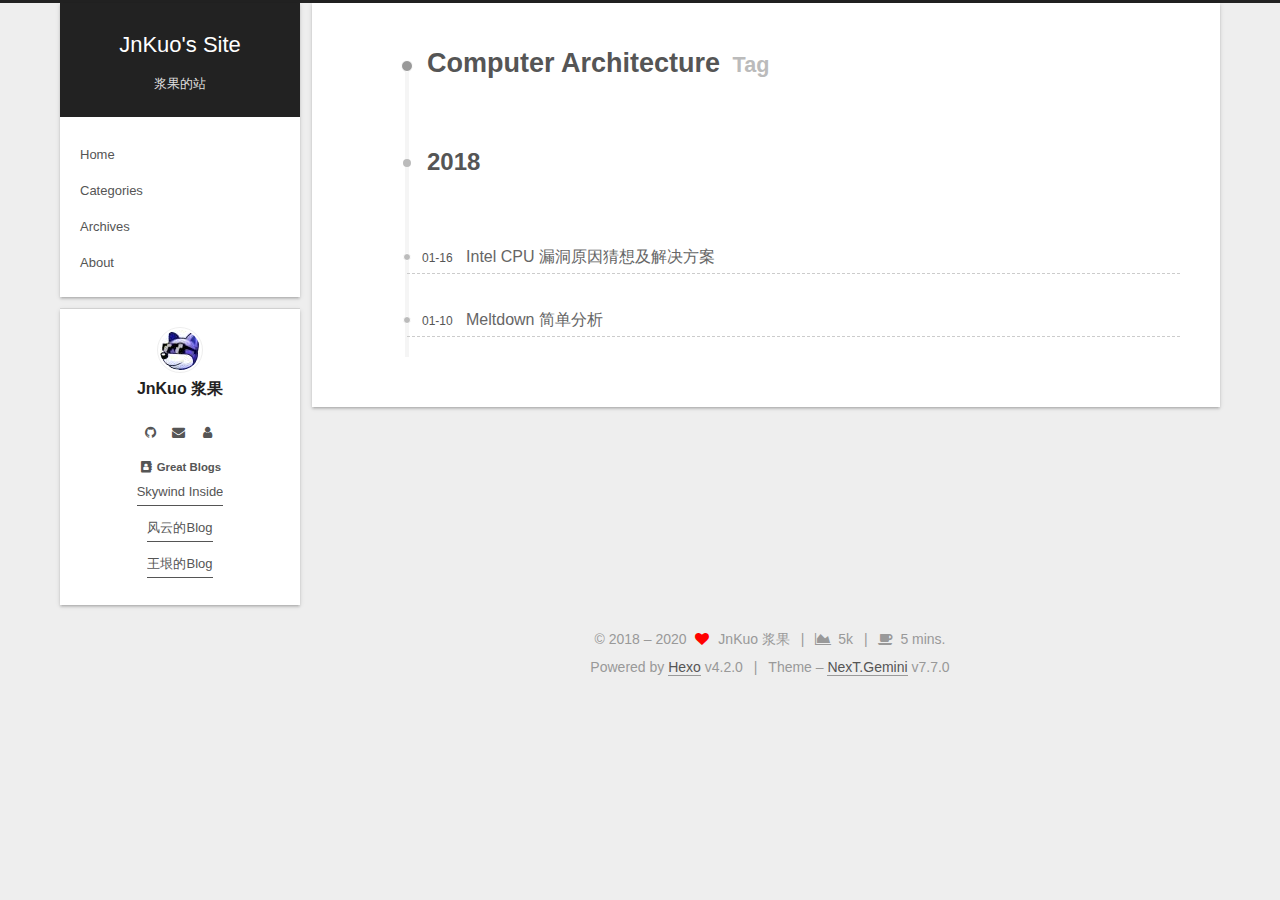
<file: tags/Computer-Architecture/index.html>
<!DOCTYPE html>
<html lang="en">
<head>
  <meta charset="UTF-8">
<meta name="viewport" content="width=device-width, initial-scale=1, maximum-scale=2">
<meta name="theme-color" content="#222">
<meta name="generator" content="Hexo 4.2.0">
  <link rel="icon" type="image/png" sizes="32x32" href="/images/itsjnk_32x32.jpg">
  <link rel="icon" type="image/png" sizes="16x16" href="/images/itsjnk_16x16.jpg">

<link rel="stylesheet" href="/css/main.css">


<link rel="stylesheet" href="/lib/font-awesome/css/font-awesome.min.css">


<script id="hexo-configurations">
  var NexT = window.NexT || {};
  var CONFIG = {
    hostname: new URL('http://www.jnkuo.com').hostname,
    root: '/',
    scheme: 'Gemini',
    version: '7.7.0',
    exturl: false,
    sidebar: {"position":"left","display":"post","padding":18,"offset":12,"onmobile":false},
    copycode: {"enable":false,"show_result":false,"style":null},
    back2top: {"enable":true,"sidebar":false,"scrollpercent":false},
    bookmark: {"enable":false,"color":"#222","save":"auto"},
    fancybox: false,
    mediumzoom: false,
    lazyload: false,
    pangu: false,
    comments: {"style":"tabs","active":null,"storage":true,"lazyload":false,"nav":null},
    algolia: {
      appID: '',
      apiKey: '',
      indexName: '',
      hits: {"per_page":10},
      labels: {"input_placeholder":"Search for Posts","hits_empty":"We didn't find any results for the search: ${query}","hits_stats":"${hits} results found in ${time} ms"}
    },
    localsearch: {"enable":false,"trigger":"auto","top_n_per_article":1,"unescape":false,"preload":false},
    path: '',
    motion: {"enable":false,"async":false,"transition":{"post_block":"fadeIn","post_header":"slideDownIn","post_body":"slideDownIn","coll_header":"slideLeftIn","sidebar":"slideUpIn"}}
  };
</script>

  <meta property="og:type" content="website">
<meta property="og:title" content="JnKuo&#39;s Site">
<meta property="og:url" content="http://www.jnkuo.com/tags/Computer-Architecture/index.html">
<meta property="og:site_name" content="JnKuo&#39;s Site">
<meta property="og:locale" content="en_US">
<meta property="article:author" content="JnKuo 浆果">
<meta name="twitter:card" content="summary">

<link rel="canonical" href="http://www.jnkuo.com/tags/Computer-Architecture/">


<script id="page-configurations">
  // https://hexo.io/docs/variables.html
  CONFIG.page = {
    sidebar: "",
    isHome: false,
    isPost: false
  };
</script>

  <title>Tag: Computer Architecture | JnKuo's Site</title>
  






  <noscript>
  <style>
  .use-motion .brand,
  .use-motion .menu-item,
  .sidebar-inner,
  .use-motion .post-block,
  .use-motion .pagination,
  .use-motion .comments,
  .use-motion .post-header,
  .use-motion .post-body,
  .use-motion .collection-header { opacity: initial; }

  .use-motion .site-title,
  .use-motion .site-subtitle {
    opacity: initial;
    top: initial;
  }

  .use-motion .logo-line-before i { left: initial; }
  .use-motion .logo-line-after i { right: initial; }
  </style>
</noscript>

</head>

<body itemscope itemtype="http://schema.org/WebPage">
  <div class="container">
    <div class="headband"></div>

    <header class="header" itemscope itemtype="http://schema.org/WPHeader">
      <div class="header-inner"><div class="site-brand-container">
  <div class="site-meta">

    <div>
      <a href="/" class="brand" rel="start">
        <span class="logo-line-before"><i></i></span>
        <span class="site-title">JnKuo's Site</span>
        <span class="logo-line-after"><i></i></span>
      </a>
    </div>
        <p class="site-subtitle">浆果的站</p>
  </div>

  <div class="site-nav-toggle">
    <div class="toggle" aria-label="Toggle navigation bar">
      <span class="toggle-line toggle-line-first"></span>
      <span class="toggle-line toggle-line-middle"></span>
      <span class="toggle-line toggle-line-last"></span>
    </div>
  </div>
</div>


<nav class="site-nav">
  
  <ul id="menu" class="menu">
        <li class="menu-item menu-item-home">

    <a href="/" rel="section">Home</a>

  </li>
        <li class="menu-item menu-item-categories">

    <a href="/categories/" rel="section">Categories</a>

  </li>
        <li class="menu-item menu-item-archives">

    <a href="/archives/" rel="section">Archives</a>

  </li>
        <li class="menu-item menu-item-about">

    <a href="/about/" rel="section">About</a>

  </li>
  </ul>

</nav>
</div>
    </header>

    
  <div class="back-to-top">
    <i class="fa fa-arrow-up"></i>
    <span>0%</span>
  </div>


    <main class="main">
      <div class="main-inner">
        <div class="content-wrap">
          

          <div class="content">
            

  
  
  
  <div class="post-block">
    <div class="posts-collapse">
      <div class="collection-title">
        <h1 class="collection-header">Computer Architecture
          <small>Tag</small>
        </h1>
      </div>

      
    <div class="collection-year">
      <h1 class="collection-header">2018</h1>
    </div>

  <article itemscope itemtype="http://schema.org/Article">
    <header class="post-header">

      <div class="post-meta">
        <time itemprop="dateCreated"
              datetime="2018-01-16T20:16:49+08:00"
              content="2018-01-16">
          01-16
        </time>
      </div>

      <h2 class="post-title">
          <a class="post-title-link" href="/2018/01/16/deal-with-intel-meltdown/" itemprop="url">
            <span itemprop="name">Intel CPU 漏洞原因猜想及解决方案</span>
          </a>
      </h2>

    </header>
  </article>

  <article itemscope itemtype="http://schema.org/Article">
    <header class="post-header">

      <div class="post-meta">
        <time itemprop="dateCreated"
              datetime="2018-01-10T19:45:29+08:00"
              content="2018-01-10">
          01-10
        </time>
      </div>

      <h2 class="post-title">
          <a class="post-title-link" href="/2018/01/10/my-analysis-of-meltdown/" itemprop="url">
            <span itemprop="name">Meltdown 简单分析</span>
          </a>
      </h2>

    </header>
  </article>

    </div>
  </div>
  
  
  

  



          </div>
          

<script>
  window.addEventListener('tabs:register', () => {
    let activeClass = CONFIG.comments.activeClass;
    if (CONFIG.comments.storage) {
      activeClass = localStorage.getItem('comments_active') || activeClass;
    }
    if (activeClass) {
      let activeTab = document.querySelector(`a[href="#comment-${activeClass}"]`);
      if (activeTab) {
        activeTab.click();
      }
    }
  });
  if (CONFIG.comments.storage) {
    window.addEventListener('tabs:click', event => {
      if (!event.target.matches('.tabs-comment .tab-content .tab-pane')) return;
      let commentClass = event.target.classList[1];
      localStorage.setItem('comments_active', commentClass);
    });
  }
</script>

        </div>
          
  
  <div class="toggle sidebar-toggle">
    <span class="toggle-line toggle-line-first"></span>
    <span class="toggle-line toggle-line-middle"></span>
    <span class="toggle-line toggle-line-last"></span>
  </div>

  <aside class="sidebar">
    <div class="sidebar-inner">

      <ul class="sidebar-nav motion-element">
        <li class="sidebar-nav-toc">
          Table of Contents
        </li>
        <li class="sidebar-nav-overview">
          Overview
        </li>
      </ul>

      <!--noindex-->
      <div class="post-toc-wrap sidebar-panel">
      </div>
      <!--/noindex-->

      <div class="site-overview-wrap sidebar-panel">
        <div class="site-author motion-element" itemprop="author" itemscope itemtype="http://schema.org/Person">
    <img class="site-author-image" itemprop="image" alt="JnKuo 浆果"
      src="/images/itsjnk_40x40.jpg">
  <p class="site-author-name" itemprop="name">JnKuo 浆果</p>
  <div class="site-description" itemprop="description"></div>
</div>
  <div class="links-of-author motion-element">
      <span class="links-of-author-item">
        <a href="https://github.com/itsjnk" title="Github → https:&#x2F;&#x2F;github.com&#x2F;itsjnk" rel="noopener" target="_blank"><i class="fa fa-fw fa-github"></i></a>
      </span>
      <span class="links-of-author-item">
        <a href="mailto:its@jnkuo.com" title="E-Mail → mailto:its@jnkuo.com" rel="noopener" target="_blank"><i class="fa fa-fw fa-envelope"></i></a>
      </span>
      <span class="links-of-author-item">
        <a href="https://zhihu.com/people/jnkuo" title="Zhihu → https:&#x2F;&#x2F;zhihu.com&#x2F;people&#x2F;jnkuo" rel="noopener" target="_blank"><i class="fa fa-fw fa-user"></i></a>
      </span>
  </div>


  <div class="links-of-blogroll motion-element">
    <div class="links-of-blogroll-title">
      <i class="fa fa-fw fa-address-book"></i>
      Great Blogs
    </div>
    <ul class="links-of-blogroll-list">
        <li class="links-of-blogroll-item">
          <a href="http://www.skywind.me/blog/" title="http:&#x2F;&#x2F;www.skywind.me&#x2F;blog&#x2F;" rel="noopener" target="_blank">Skywind Inside</a>
        </li>
        <li class="links-of-blogroll-item">
          <a href="https://blog.codingnow.com/" title="https:&#x2F;&#x2F;blog.codingnow.com" rel="noopener" target="_blank">风云的Blog</a>
        </li>
        <li class="links-of-blogroll-item">
          <a href="https://www.yinwang.org/" title="https:&#x2F;&#x2F;www.yinwang.org&#x2F;" rel="noopener" target="_blank">王垠的Blog</a>
        </li>
    </ul>
  </div>

      </div>

    </div>
  </aside>
  <div id="sidebar-dimmer"></div>


      </div>
    </main>

    <footer class="footer">
      <div class="footer-inner">
        

<div class="copyright">
  
  &copy; 2018 – 
  <span itemprop="copyrightYear">2020</span>
  <span class="with-love">
    <i class="fa fa-heart"></i>
  </span>
  <span class="author" itemprop="copyrightHolder">JnKuo 浆果</span>
    <span class="post-meta-divider">|</span>
    <span class="post-meta-item-icon">
      <i class="fa fa-area-chart"></i>
    </span>
    <span title="Symbols count total">5k</span>
    <span class="post-meta-divider">|</span>
    <span class="post-meta-item-icon">
      <i class="fa fa-coffee"></i>
    </span>
    <span title="Reading time total">5 mins.</span>
</div>
  <div class="powered-by">Powered by <a href="https://hexo.io/" class="theme-link" rel="noopener" target="_blank">Hexo</a> v4.2.0
  </div>
  <span class="post-meta-divider">|</span>
  <div class="theme-info">Theme – <a href="https://theme-next.org/" class="theme-link" rel="noopener" target="_blank">NexT.Gemini</a> v7.7.0
  </div>

        








      </div>
    </footer>
  </div>

  
  <script src="/lib/anime.min.js"></script>

<script src="/js/utils.js"></script>


<script src="/js/schemes/pisces.js"></script>


<script src="/js/next-boot.js"></script>




  















  

  

</body>
</html>
</file>
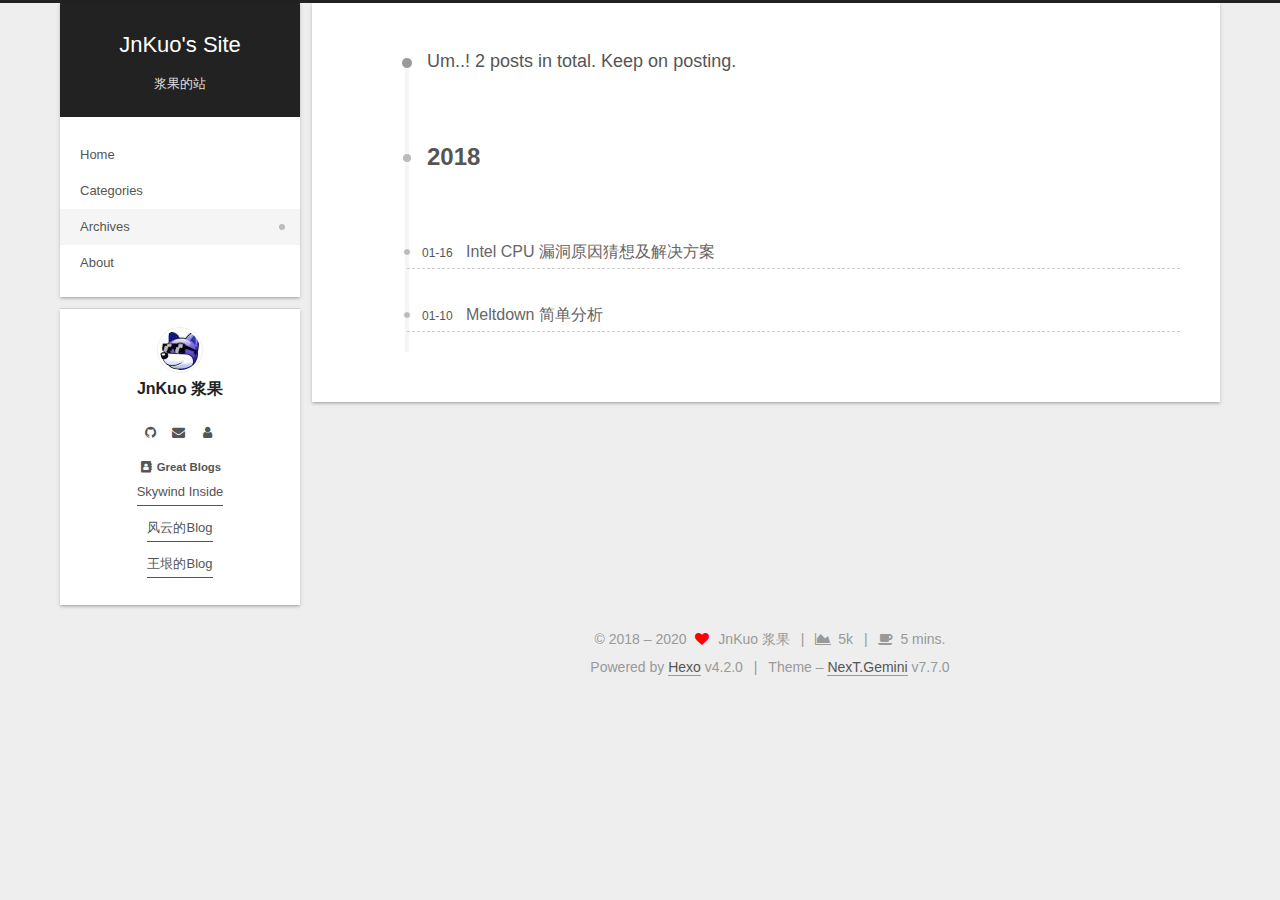
<file: archives/2018/01/index.html>
<!DOCTYPE html>
<html lang="en">
<head>
  <meta charset="UTF-8">
<meta name="viewport" content="width=device-width, initial-scale=1, maximum-scale=2">
<meta name="theme-color" content="#222">
<meta name="generator" content="Hexo 4.2.0">
  <link rel="icon" type="image/png" sizes="32x32" href="/images/itsjnk_32x32.jpg">
  <link rel="icon" type="image/png" sizes="16x16" href="/images/itsjnk_16x16.jpg">

<link rel="stylesheet" href="/css/main.css">


<link rel="stylesheet" href="/lib/font-awesome/css/font-awesome.min.css">


<script id="hexo-configurations">
  var NexT = window.NexT || {};
  var CONFIG = {
    hostname: new URL('http://www.jnkuo.com').hostname,
    root: '/',
    scheme: 'Gemini',
    version: '7.7.0',
    exturl: false,
    sidebar: {"position":"left","display":"post","padding":18,"offset":12,"onmobile":false},
    copycode: {"enable":false,"show_result":false,"style":null},
    back2top: {"enable":true,"sidebar":false,"scrollpercent":false},
    bookmark: {"enable":false,"color":"#222","save":"auto"},
    fancybox: false,
    mediumzoom: false,
    lazyload: false,
    pangu: false,
    comments: {"style":"tabs","active":null,"storage":true,"lazyload":false,"nav":null},
    algolia: {
      appID: '',
      apiKey: '',
      indexName: '',
      hits: {"per_page":10},
      labels: {"input_placeholder":"Search for Posts","hits_empty":"We didn't find any results for the search: ${query}","hits_stats":"${hits} results found in ${time} ms"}
    },
    localsearch: {"enable":false,"trigger":"auto","top_n_per_article":1,"unescape":false,"preload":false},
    path: '',
    motion: {"enable":false,"async":false,"transition":{"post_block":"fadeIn","post_header":"slideDownIn","post_body":"slideDownIn","coll_header":"slideLeftIn","sidebar":"slideUpIn"}}
  };
</script>

  <meta property="og:type" content="website">
<meta property="og:title" content="JnKuo&#39;s Site">
<meta property="og:url" content="http://www.jnkuo.com/archives/2018/01/index.html">
<meta property="og:site_name" content="JnKuo&#39;s Site">
<meta property="og:locale" content="en_US">
<meta property="article:author" content="JnKuo 浆果">
<meta name="twitter:card" content="summary">

<link rel="canonical" href="http://www.jnkuo.com/archives/2018/01/">


<script id="page-configurations">
  // https://hexo.io/docs/variables.html
  CONFIG.page = {
    sidebar: "",
    isHome: false,
    isPost: false
  };
</script>

  <title>Archive | JnKuo's Site</title>
  






  <noscript>
  <style>
  .use-motion .brand,
  .use-motion .menu-item,
  .sidebar-inner,
  .use-motion .post-block,
  .use-motion .pagination,
  .use-motion .comments,
  .use-motion .post-header,
  .use-motion .post-body,
  .use-motion .collection-header { opacity: initial; }

  .use-motion .site-title,
  .use-motion .site-subtitle {
    opacity: initial;
    top: initial;
  }

  .use-motion .logo-line-before i { left: initial; }
  .use-motion .logo-line-after i { right: initial; }
  </style>
</noscript>

</head>

<body itemscope itemtype="http://schema.org/WebPage">
  <div class="container">
    <div class="headband"></div>

    <header class="header" itemscope itemtype="http://schema.org/WPHeader">
      <div class="header-inner"><div class="site-brand-container">
  <div class="site-meta">

    <div>
      <a href="/" class="brand" rel="start">
        <span class="logo-line-before"><i></i></span>
        <span class="site-title">JnKuo's Site</span>
        <span class="logo-line-after"><i></i></span>
      </a>
    </div>
        <p class="site-subtitle">浆果的站</p>
  </div>

  <div class="site-nav-toggle">
    <div class="toggle" aria-label="Toggle navigation bar">
      <span class="toggle-line toggle-line-first"></span>
      <span class="toggle-line toggle-line-middle"></span>
      <span class="toggle-line toggle-line-last"></span>
    </div>
  </div>
</div>


<nav class="site-nav">
  
  <ul id="menu" class="menu">
        <li class="menu-item menu-item-home">

    <a href="/" rel="section">Home</a>

  </li>
        <li class="menu-item menu-item-categories">

    <a href="/categories/" rel="section">Categories</a>

  </li>
        <li class="menu-item menu-item-archives">

    <a href="/archives/" rel="section">Archives</a>

  </li>
        <li class="menu-item menu-item-about">

    <a href="/about/" rel="section">About</a>

  </li>
  </ul>

</nav>
</div>
    </header>

    
  <div class="back-to-top">
    <i class="fa fa-arrow-up"></i>
    <span>0%</span>
  </div>


    <main class="main">
      <div class="main-inner">
        <div class="content-wrap">
          

          <div class="content">
            

  
  
  
  <div class="post-block">
    <div class="posts-collapse">
      <div class="collection-title">
        <span class="collection-header">Um..! 2 posts in total. Keep on posting.</span>
      </div>

      
    <div class="collection-year">
      <h1 class="collection-header">2018</h1>
    </div>

  <article itemscope itemtype="http://schema.org/Article">
    <header class="post-header">

      <div class="post-meta">
        <time itemprop="dateCreated"
              datetime="2018-01-16T20:16:49+08:00"
              content="2018-01-16">
          01-16
        </time>
      </div>

      <h2 class="post-title">
          <a class="post-title-link" href="/2018/01/16/deal-with-intel-meltdown/" itemprop="url">
            <span itemprop="name">Intel CPU 漏洞原因猜想及解决方案</span>
          </a>
      </h2>

    </header>
  </article>

  <article itemscope itemtype="http://schema.org/Article">
    <header class="post-header">

      <div class="post-meta">
        <time itemprop="dateCreated"
              datetime="2018-01-10T19:45:29+08:00"
              content="2018-01-10">
          01-10
        </time>
      </div>

      <h2 class="post-title">
          <a class="post-title-link" href="/2018/01/10/my-analysis-of-meltdown/" itemprop="url">
            <span itemprop="name">Meltdown 简单分析</span>
          </a>
      </h2>

    </header>
  </article>


    </div>
  </div>
  
  
  

  



          </div>
          

<script>
  window.addEventListener('tabs:register', () => {
    let activeClass = CONFIG.comments.activeClass;
    if (CONFIG.comments.storage) {
      activeClass = localStorage.getItem('comments_active') || activeClass;
    }
    if (activeClass) {
      let activeTab = document.querySelector(`a[href="#comment-${activeClass}"]`);
      if (activeTab) {
        activeTab.click();
      }
    }
  });
  if (CONFIG.comments.storage) {
    window.addEventListener('tabs:click', event => {
      if (!event.target.matches('.tabs-comment .tab-content .tab-pane')) return;
      let commentClass = event.target.classList[1];
      localStorage.setItem('comments_active', commentClass);
    });
  }
</script>

        </div>
          
  
  <div class="toggle sidebar-toggle">
    <span class="toggle-line toggle-line-first"></span>
    <span class="toggle-line toggle-line-middle"></span>
    <span class="toggle-line toggle-line-last"></span>
  </div>

  <aside class="sidebar">
    <div class="sidebar-inner">

      <ul class="sidebar-nav motion-element">
        <li class="sidebar-nav-toc">
          Table of Contents
        </li>
        <li class="sidebar-nav-overview">
          Overview
        </li>
      </ul>

      <!--noindex-->
      <div class="post-toc-wrap sidebar-panel">
      </div>
      <!--/noindex-->

      <div class="site-overview-wrap sidebar-panel">
        <div class="site-author motion-element" itemprop="author" itemscope itemtype="http://schema.org/Person">
    <img class="site-author-image" itemprop="image" alt="JnKuo 浆果"
      src="/images/itsjnk_40x40.jpg">
  <p class="site-author-name" itemprop="name">JnKuo 浆果</p>
  <div class="site-description" itemprop="description"></div>
</div>
  <div class="links-of-author motion-element">
      <span class="links-of-author-item">
        <a href="https://github.com/itsjnk" title="Github → https:&#x2F;&#x2F;github.com&#x2F;itsjnk" rel="noopener" target="_blank"><i class="fa fa-fw fa-github"></i></a>
      </span>
      <span class="links-of-author-item">
        <a href="mailto:its@jnkuo.com" title="E-Mail → mailto:its@jnkuo.com" rel="noopener" target="_blank"><i class="fa fa-fw fa-envelope"></i></a>
      </span>
      <span class="links-of-author-item">
        <a href="https://zhihu.com/people/jnkuo" title="Zhihu → https:&#x2F;&#x2F;zhihu.com&#x2F;people&#x2F;jnkuo" rel="noopener" target="_blank"><i class="fa fa-fw fa-user"></i></a>
      </span>
  </div>


  <div class="links-of-blogroll motion-element">
    <div class="links-of-blogroll-title">
      <i class="fa fa-fw fa-address-book"></i>
      Great Blogs
    </div>
    <ul class="links-of-blogroll-list">
        <li class="links-of-blogroll-item">
          <a href="http://www.skywind.me/blog/" title="http:&#x2F;&#x2F;www.skywind.me&#x2F;blog&#x2F;" rel="noopener" target="_blank">Skywind Inside</a>
        </li>
        <li class="links-of-blogroll-item">
          <a href="https://blog.codingnow.com/" title="https:&#x2F;&#x2F;blog.codingnow.com" rel="noopener" target="_blank">风云的Blog</a>
        </li>
        <li class="links-of-blogroll-item">
          <a href="https://www.yinwang.org/" title="https:&#x2F;&#x2F;www.yinwang.org&#x2F;" rel="noopener" target="_blank">王垠的Blog</a>
        </li>
    </ul>
  </div>

      </div>

    </div>
  </aside>
  <div id="sidebar-dimmer"></div>


      </div>
    </main>

    <footer class="footer">
      <div class="footer-inner">
        

<div class="copyright">
  
  &copy; 2018 – 
  <span itemprop="copyrightYear">2020</span>
  <span class="with-love">
    <i class="fa fa-heart"></i>
  </span>
  <span class="author" itemprop="copyrightHolder">JnKuo 浆果</span>
    <span class="post-meta-divider">|</span>
    <span class="post-meta-item-icon">
      <i class="fa fa-area-chart"></i>
    </span>
    <span title="Symbols count total">5k</span>
    <span class="post-meta-divider">|</span>
    <span class="post-meta-item-icon">
      <i class="fa fa-coffee"></i>
    </span>
    <span title="Reading time total">5 mins.</span>
</div>
  <div class="powered-by">Powered by <a href="https://hexo.io/" class="theme-link" rel="noopener" target="_blank">Hexo</a> v4.2.0
  </div>
  <span class="post-meta-divider">|</span>
  <div class="theme-info">Theme – <a href="https://theme-next.org/" class="theme-link" rel="noopener" target="_blank">NexT.Gemini</a> v7.7.0
  </div>

        








      </div>
    </footer>
  </div>

  
  <script src="/lib/anime.min.js"></script>

<script src="/js/utils.js"></script>


<script src="/js/schemes/pisces.js"></script>


<script src="/js/next-boot.js"></script>




  















  

  

</body>
</html>
</file>
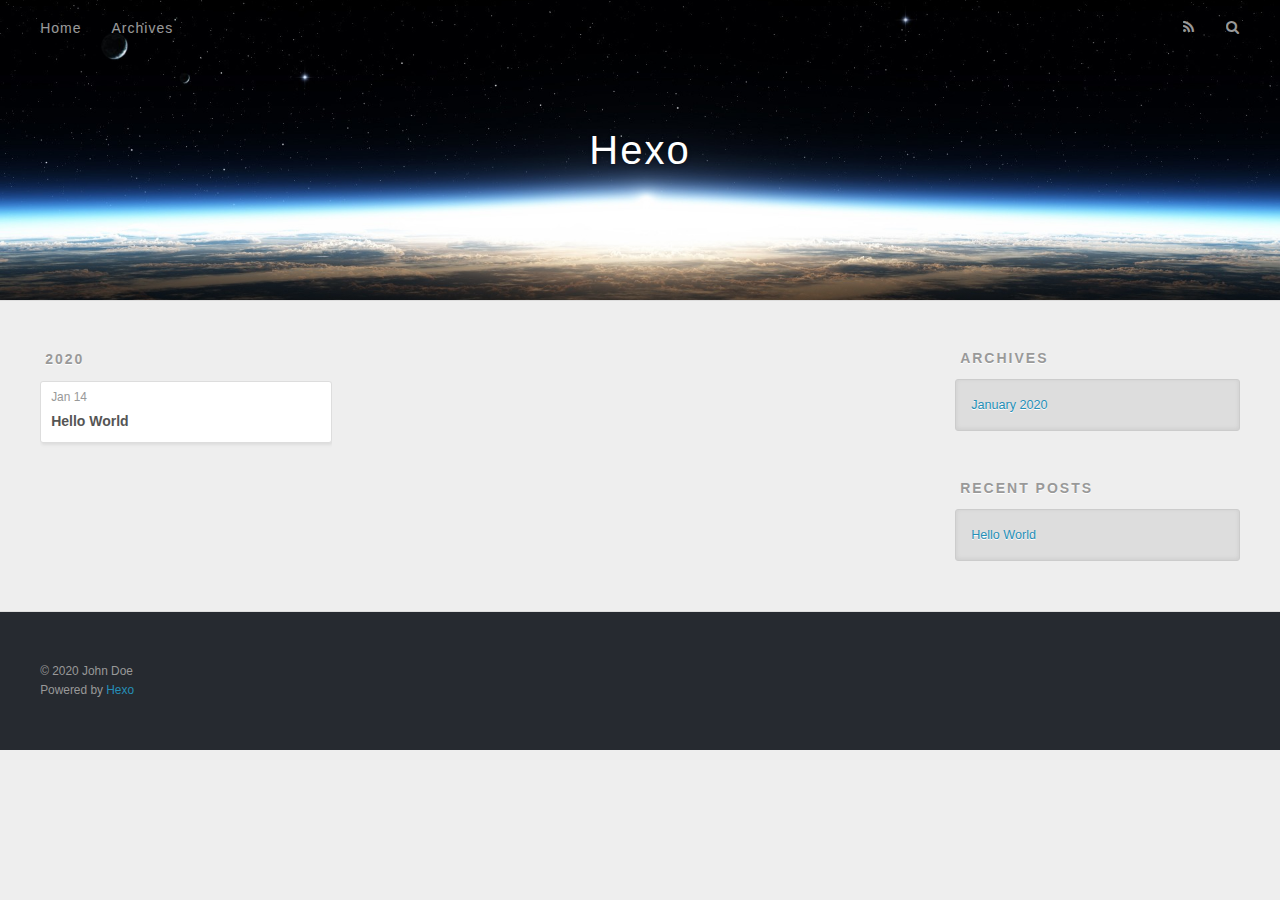
<file: archives/2020/01/index.html>
<!DOCTYPE html>
<html>
<head>
  <meta charset="utf-8">
  

  
  <title>Archives: 2020/1 | Hexo</title>
  <meta name="viewport" content="width=device-width, initial-scale=1, maximum-scale=1">
  <meta property="og:type" content="website">
<meta property="og:title" content="Hexo">
<meta property="og:url" content="http://yoursite.com/archives/2020/01/index.html">
<meta property="og:site_name" content="Hexo">
<meta property="og:locale" content="en_US">
<meta property="article:author" content="John Doe">
<meta name="twitter:card" content="summary">
  
    <link rel="alternate" href="/atom.xml" title="Hexo" type="application/atom+xml">
  
  
    <link rel="icon" href="/favicon.png">
  
  
    <link href="//fonts.googleapis.com/css?family=Source+Code+Pro" rel="stylesheet" type="text/css">
  
  
<link rel="stylesheet" href="/css/style.css">

<meta name="generator" content="Hexo 4.2.0"></head>

<body>
  <div id="container">
    <div id="wrap">
      <header id="header">
  <div id="banner"></div>
  <div id="header-outer" class="outer">
    <div id="header-title" class="inner">
      <h1 id="logo-wrap">
        <a href="/" id="logo">Hexo</a>
      </h1>
      
    </div>
    <div id="header-inner" class="inner">
      <nav id="main-nav">
        <a id="main-nav-toggle" class="nav-icon"></a>
        
          <a class="main-nav-link" href="/">Home</a>
        
          <a class="main-nav-link" href="/archives">Archives</a>
        
      </nav>
      <nav id="sub-nav">
        
          <a id="nav-rss-link" class="nav-icon" href="/atom.xml" title="RSS Feed"></a>
        
        <a id="nav-search-btn" class="nav-icon" title="Search"></a>
      </nav>
      <div id="search-form-wrap">
        <form action="//google.com/search" method="get" accept-charset="UTF-8" class="search-form"><input type="search" name="q" class="search-form-input" placeholder="Search"><button type="submit" class="search-form-submit">&#xF002;</button><input type="hidden" name="sitesearch" value="http://yoursite.com"></form>
      </div>
    </div>
  </div>
</header>
      <div class="outer">
        <section id="main">
  
  
    
    
      
      
      <section class="archives-wrap">
        <div class="archive-year-wrap">
          <a href="/archives/2020" class="archive-year">2020</a>
        </div>
        <div class="archives">
    
    <article class="archive-article archive-type-post">
  <div class="archive-article-inner">
    <header class="archive-article-header">
      <a href="/2020/01/14/hello-world/" class="archive-article-date">
  <time datetime="2020-01-14T07:44:21.630Z" itemprop="datePublished">Jan 14</time>
</a>
      
  
    <h1 itemprop="name">
      <a class="archive-article-title" href="/2020/01/14/hello-world/">Hello World</a>
    </h1>
  

    </header>
  </div>
</article>
  
  
    </div></section>
  


</section>
        
          <aside id="sidebar">
  
    

  
    

  
    
  
    
  <div class="widget-wrap">
    <h3 class="widget-title">Archives</h3>
    <div class="widget">
      <ul class="archive-list"><li class="archive-list-item"><a class="archive-list-link" href="/archives/2020/01/">January 2020</a></li></ul>
    </div>
  </div>


  
    
  <div class="widget-wrap">
    <h3 class="widget-title">Recent Posts</h3>
    <div class="widget">
      <ul>
        
          <li>
            <a href="/2020/01/14/hello-world/">Hello World</a>
          </li>
        
      </ul>
    </div>
  </div>

  
</aside>
        
      </div>
      <footer id="footer">
  
  <div class="outer">
    <div id="footer-info" class="inner">
      &copy; 2020 John Doe<br>
      Powered by <a href="http://hexo.io/" target="_blank">Hexo</a>
    </div>
  </div>
</footer>
    </div>
    <nav id="mobile-nav">
  
    <a href="/" class="mobile-nav-link">Home</a>
  
    <a href="/archives" class="mobile-nav-link">Archives</a>
  
</nav>
    

<script src="//ajax.googleapis.com/ajax/libs/jquery/2.0.3/jquery.min.js"></script>


  
<link rel="stylesheet" href="/fancybox/jquery.fancybox.css">

  
<script src="/fancybox/jquery.fancybox.pack.js"></script>




<script src="/js/script.js"></script>




  </div>
</body>
</html>
</file>
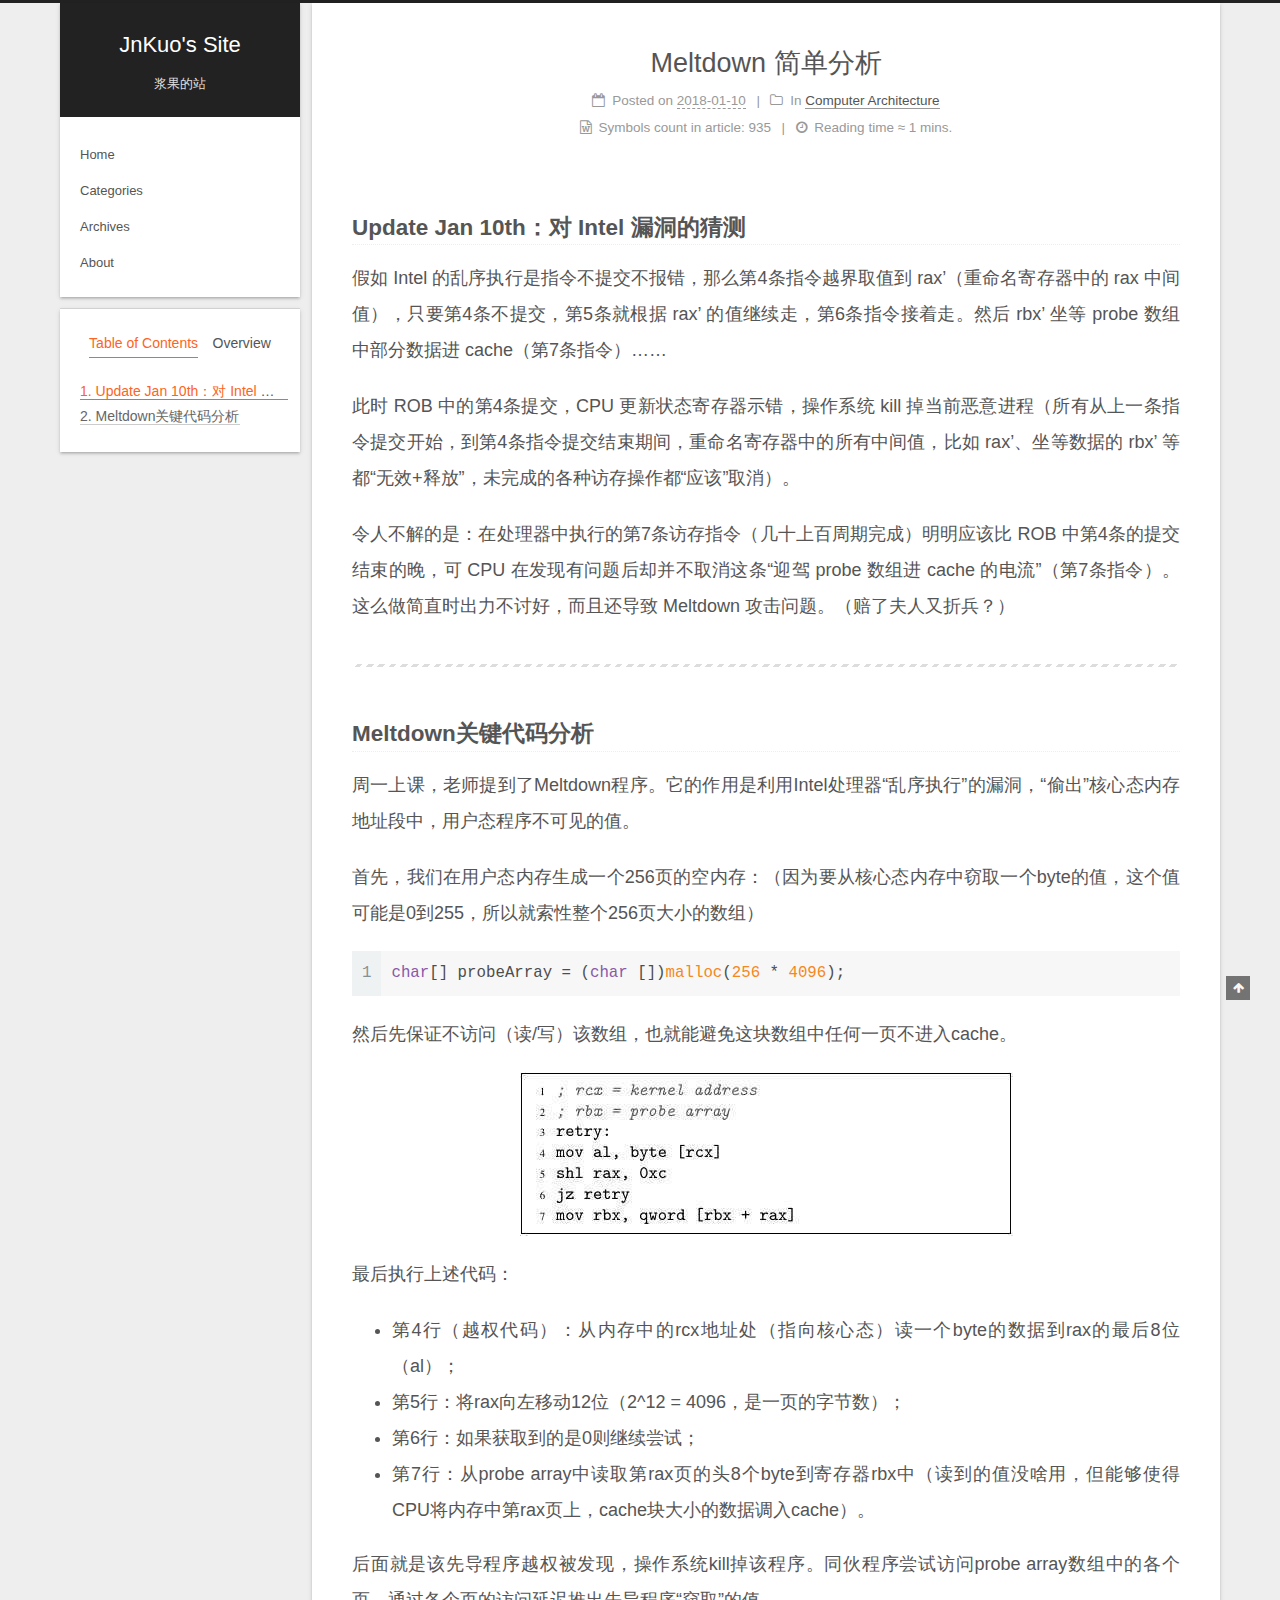
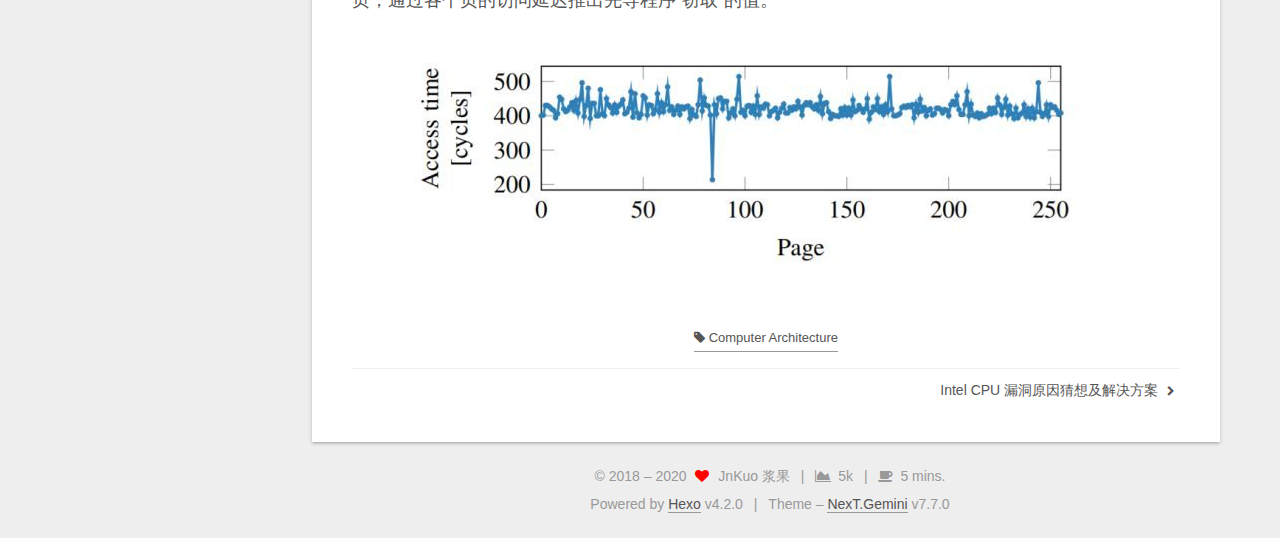
<file: 2018/01/10/my-analysis-of-meltdown/index.html>
<!DOCTYPE html>
<html lang="en">
<head>
  <meta charset="UTF-8">
<meta name="viewport" content="width=device-width, initial-scale=1, maximum-scale=2">
<meta name="theme-color" content="#222">
<meta name="generator" content="Hexo 4.2.0">
  <link rel="icon" type="image/png" sizes="32x32" href="/images/itsjnk_32x32.jpg">
  <link rel="icon" type="image/png" sizes="16x16" href="/images/itsjnk_16x16.jpg">

<link rel="stylesheet" href="/css/main.css">


<link rel="stylesheet" href="/lib/font-awesome/css/font-awesome.min.css">


<script id="hexo-configurations">
  var NexT = window.NexT || {};
  var CONFIG = {
    hostname: new URL('http://www.jnkuo.com').hostname,
    root: '/',
    scheme: 'Gemini',
    version: '7.7.0',
    exturl: false,
    sidebar: {"position":"left","display":"post","padding":18,"offset":12,"onmobile":false},
    copycode: {"enable":false,"show_result":false,"style":null},
    back2top: {"enable":true,"sidebar":false,"scrollpercent":false},
    bookmark: {"enable":false,"color":"#222","save":"auto"},
    fancybox: false,
    mediumzoom: false,
    lazyload: false,
    pangu: false,
    comments: {"style":"tabs","active":null,"storage":true,"lazyload":false,"nav":null},
    algolia: {
      appID: '',
      apiKey: '',
      indexName: '',
      hits: {"per_page":10},
      labels: {"input_placeholder":"Search for Posts","hits_empty":"We didn't find any results for the search: ${query}","hits_stats":"${hits} results found in ${time} ms"}
    },
    localsearch: {"enable":false,"trigger":"auto","top_n_per_article":1,"unescape":false,"preload":false},
    path: '',
    motion: {"enable":false,"async":false,"transition":{"post_block":"fadeIn","post_header":"slideDownIn","post_body":"slideDownIn","coll_header":"slideLeftIn","sidebar":"slideUpIn"}}
  };
</script>

  <meta name="description" content="Update Jan 10th：对 Intel 漏洞的猜测假如 Intel 的乱序执行是指令不提交不报错，那么第4条指令越界取值到 rax’（重命名寄存器中的 rax 中间值），只要第4条不提交，第5条就根据 rax’ 的值继续走，第6条指令接着走。然后 rbx’ 坐等 probe 数组中部分数据进 cache（第7条指令）……">
<meta property="og:type" content="article">
<meta property="og:title" content="Meltdown 简单分析">
<meta property="og:url" content="http://www.jnkuo.com/2018/01/10/my-analysis-of-meltdown/index.html">
<meta property="og:site_name" content="JnKuo&#39;s Site">
<meta property="og:description" content="Update Jan 10th：对 Intel 漏洞的猜测假如 Intel 的乱序执行是指令不提交不报错，那么第4条指令越界取值到 rax’（重命名寄存器中的 rax 中间值），只要第4条不提交，第5条就根据 rax’ 的值继续走，第6条指令接着走。然后 rbx’ 坐等 probe 数组中部分数据进 cache（第7条指令）……">
<meta property="og:locale" content="en_US">
<meta property="og:image" content="http://www.jnkuo.com/2018/01/10/my-analysis-of-meltdown/meltdown-source-code.jpg">
<meta property="og:image" content="http://www.jnkuo.com/2018/01/10/my-analysis-of-meltdown/check-result.jpg">
<meta property="article:published_time" content="2018-01-10T11:45:29.000Z">
<meta property="article:modified_time" content="2020-01-15T06:28:27.339Z">
<meta property="article:author" content="JnKuo 浆果">
<meta property="article:tag" content="Computer Architecture">
<meta name="twitter:card" content="summary">
<meta name="twitter:image" content="http://www.jnkuo.com/2018/01/10/my-analysis-of-meltdown/meltdown-source-code.jpg">

<link rel="canonical" href="http://www.jnkuo.com/2018/01/10/my-analysis-of-meltdown/">


<script id="page-configurations">
  // https://hexo.io/docs/variables.html
  CONFIG.page = {
    sidebar: "",
    isHome: false,
    isPost: true
  };
</script>

  <title>Meltdown 简单分析 | JnKuo's Site</title>
  






  <noscript>
  <style>
  .use-motion .brand,
  .use-motion .menu-item,
  .sidebar-inner,
  .use-motion .post-block,
  .use-motion .pagination,
  .use-motion .comments,
  .use-motion .post-header,
  .use-motion .post-body,
  .use-motion .collection-header { opacity: initial; }

  .use-motion .site-title,
  .use-motion .site-subtitle {
    opacity: initial;
    top: initial;
  }

  .use-motion .logo-line-before i { left: initial; }
  .use-motion .logo-line-after i { right: initial; }
  </style>
</noscript>

</head>

<body itemscope itemtype="http://schema.org/WebPage">
  <div class="container">
    <div class="headband"></div>

    <header class="header" itemscope itemtype="http://schema.org/WPHeader">
      <div class="header-inner"><div class="site-brand-container">
  <div class="site-meta">

    <div>
      <a href="/" class="brand" rel="start">
        <span class="logo-line-before"><i></i></span>
        <span class="site-title">JnKuo's Site</span>
        <span class="logo-line-after"><i></i></span>
      </a>
    </div>
        <p class="site-subtitle">浆果的站</p>
  </div>

  <div class="site-nav-toggle">
    <div class="toggle" aria-label="Toggle navigation bar">
      <span class="toggle-line toggle-line-first"></span>
      <span class="toggle-line toggle-line-middle"></span>
      <span class="toggle-line toggle-line-last"></span>
    </div>
  </div>
</div>


<nav class="site-nav">
  
  <ul id="menu" class="menu">
        <li class="menu-item menu-item-home">

    <a href="/" rel="section">Home</a>

  </li>
        <li class="menu-item menu-item-categories">

    <a href="/categories/" rel="section">Categories</a>

  </li>
        <li class="menu-item menu-item-archives">

    <a href="/archives/" rel="section">Archives</a>

  </li>
        <li class="menu-item menu-item-about">

    <a href="/about/" rel="section">About</a>

  </li>
  </ul>

</nav>
</div>
    </header>

    
  <div class="back-to-top">
    <i class="fa fa-arrow-up"></i>
    <span>0%</span>
  </div>


    <main class="main">
      <div class="main-inner">
        <div class="content-wrap">
          

          <div class="content">
            

  <div class="posts-expand">
      
  
  
  <article itemscope itemtype="http://schema.org/Article" class="post-block " lang="en">
    <link itemprop="mainEntityOfPage" href="http://www.jnkuo.com/2018/01/10/my-analysis-of-meltdown/">

    <span hidden itemprop="author" itemscope itemtype="http://schema.org/Person">
      <meta itemprop="image" content="/images/itsjnk_40x40.jpg">
      <meta itemprop="name" content="JnKuo 浆果">
      <meta itemprop="description" content="">
    </span>

    <span hidden itemprop="publisher" itemscope itemtype="http://schema.org/Organization">
      <meta itemprop="name" content="JnKuo's Site">
    </span>
      <header class="post-header">
        <h1 class="post-title" itemprop="name headline">
          Meltdown 简单分析
        </h1>

        <div class="post-meta">
            <span class="post-meta-item">
              <span class="post-meta-item-icon">
                <i class="fa fa-calendar-o"></i>
              </span>
              <span class="post-meta-item-text">Posted on</span>

              <time title="Created: 2018-01-10 19:45:29" itemprop="dateCreated datePublished" datetime="2018-01-10T19:45:29+08:00">2018-01-10</time>
            </span>
            <span class="post-meta-item">
              <span class="post-meta-item-icon">
                <i class="fa fa-folder-o"></i>
              </span>
              <span class="post-meta-item-text">In</span>
                <span itemprop="about" itemscope itemtype="http://schema.org/Thing">
                  <a href="/categories/Computer-Architecture/" itemprop="url" rel="index">
                    <span itemprop="name">Computer Architecture</span>
                  </a>
                </span>
            </span>

          <br>
            <span class="post-meta-item" title="Symbols count in article">
              <span class="post-meta-item-icon">
                <i class="fa fa-file-word-o"></i>
              </span>
                <span class="post-meta-item-text">Symbols count in article: </span>
              <span>935</span>
            </span>
            <span class="post-meta-item" title="Reading time">
              <span class="post-meta-item-icon">
                <i class="fa fa-clock-o"></i>
              </span>
                <span class="post-meta-item-text">Reading time &asymp;</span>
              <span>1 mins.</span>
            </span>

        </div>
      </header>

    
    
    
    <div class="post-body" itemprop="articleBody">

      
        <h3 id="Update-Jan-10th：对-Intel-漏洞的猜测"><a href="#Update-Jan-10th：对-Intel-漏洞的猜测" class="headerlink" title="Update Jan 10th：对 Intel 漏洞的猜测"></a>Update Jan 10th：对 Intel 漏洞的猜测</h3><p>假如 Intel 的乱序执行是指令不提交不报错，那么第4条指令越界取值到 rax’（重命名寄存器中的 rax 中间值），只要第4条不提交，第5条就根据 rax’ 的值继续走，第6条指令接着走。然后 rbx’ 坐等 probe 数组中部分数据进 cache（第7条指令）……</p>
<a id="more"></a>

<p>此时 ROB 中的第4条提交，CPU 更新状态寄存器示错，操作系统 kill 掉当前恶意进程（所有从上一条指令提交开始，到第4条指令提交结束期间，重命名寄存器中的所有中间值，比如 rax’、坐等数据的 rbx’ 等都“无效+释放”，未完成的各种访存操作都“应该”取消）。</p>
<p>令人不解的是：在处理器中执行的第7条访存指令（几十上百周期完成）明明应该比 ROB 中第4条的提交结束的晚，可 CPU 在发现有问题后却并不取消这条“迎驾 probe 数组进 cache 的电流”（第7条指令）。这么做简直时出力不讨好，而且还导致 Meltdown 攻击问题。（赔了夫人又折兵？）</p>
<hr>
<h3 id="Meltdown关键代码分析"><a href="#Meltdown关键代码分析" class="headerlink" title="Meltdown关键代码分析"></a>Meltdown关键代码分析</h3><p>周一上课，老师提到了Meltdown程序。它的作用是利用Intel处理器“乱序执行”的漏洞，“偷出”核心态内存地址段中，用户态程序不可见的值。</p>
<p>首先，我们在用户态内存生成一个256页的空内存：（因为要从核心态内存中窃取一个byte的值，这个值可能是0到255，所以就索性整个256页大小的数组）</p>
<figure class="highlight cpp"><table><tr><td class="gutter"><pre><span class="line">1</span><br></pre></td><td class="code"><pre><span class="line"><span class="keyword">char</span>[] probeArray = (<span class="keyword">char</span> [])<span class="built_in">malloc</span>(<span class="number">256</span> * <span class="number">4096</span>);</span><br></pre></td></tr></table></figure>
<p>然后先保证不访问（读/写）该数组，也就能避免这块数组中任何一页不进入cache。</p>
<p><img src="/2018/01/10/my-analysis-of-meltdown/meltdown-source-code.jpg" alt="Meltdown Key Source Code" title="Meltdown Key Source Code"></p>
<p>最后执行上述代码：</p>
<ul>
<li>第4行（越权代码）：从内存中的rcx地址处（指向核心态）读一个byte的数据到rax的最后8位（al）；</li>
<li>第5行：将rax向左移动12位（2^12 = 4096，是一页的字节数）；</li>
<li>第6行：如果获取到的是0则继续尝试；</li>
<li>第7行：从probe array中读取第rax页的头8个byte到寄存器rbx中（读到的值没啥用，但能够使得CPU将内存中第rax页上，cache块大小的数据调入cache）。</li>
</ul>
<p>后面就是该先导程序越权被发现，操作系统kill掉该程序。同伙程序尝试访问probe array数组中的各个页，通过各个页的访问延迟推出先导程序“窃取”的值。</p>
<p><img src="/2018/01/10/my-analysis-of-meltdown/check-result.jpg" alt="Check Result" title="Check Result"></p>

    </div>

    
    
    

      <footer class="post-footer">
          
          <div class="post-tags">
              <a href="/tags/Computer-Architecture/" rel="tag"><i class="fa fa-tag"></i> Computer Architecture</a>
          </div>

        


        
    <div class="post-nav">
      <div class="post-nav-item"></div>
      <div class="post-nav-item">
    <a href="/2018/01/16/deal-with-intel-meltdown/" rel="next" title="Intel CPU 漏洞原因猜想及解决方案">
      Intel CPU 漏洞原因猜想及解决方案 <i class="fa fa-chevron-right"></i>
    </a></div>
    </div>
      </footer>
    
  </article>
  
  
  

  </div>


          </div>
          

<script>
  window.addEventListener('tabs:register', () => {
    let activeClass = CONFIG.comments.activeClass;
    if (CONFIG.comments.storage) {
      activeClass = localStorage.getItem('comments_active') || activeClass;
    }
    if (activeClass) {
      let activeTab = document.querySelector(`a[href="#comment-${activeClass}"]`);
      if (activeTab) {
        activeTab.click();
      }
    }
  });
  if (CONFIG.comments.storage) {
    window.addEventListener('tabs:click', event => {
      if (!event.target.matches('.tabs-comment .tab-content .tab-pane')) return;
      let commentClass = event.target.classList[1];
      localStorage.setItem('comments_active', commentClass);
    });
  }
</script>

        </div>
          
  
  <div class="toggle sidebar-toggle">
    <span class="toggle-line toggle-line-first"></span>
    <span class="toggle-line toggle-line-middle"></span>
    <span class="toggle-line toggle-line-last"></span>
  </div>

  <aside class="sidebar">
    <div class="sidebar-inner">

      <ul class="sidebar-nav motion-element">
        <li class="sidebar-nav-toc">
          Table of Contents
        </li>
        <li class="sidebar-nav-overview">
          Overview
        </li>
      </ul>

      <!--noindex-->
      <div class="post-toc-wrap sidebar-panel">
          <div class="post-toc motion-element"><ol class="nav"><li class="nav-item nav-level-3"><a class="nav-link" href="#Update-Jan-10th：对-Intel-漏洞的猜测"><span class="nav-number">1.</span> <span class="nav-text">Update Jan 10th：对 Intel 漏洞的猜测</span></a></li><li class="nav-item nav-level-3"><a class="nav-link" href="#Meltdown关键代码分析"><span class="nav-number">2.</span> <span class="nav-text">Meltdown关键代码分析</span></a></li></ol></div>
      </div>
      <!--/noindex-->

      <div class="site-overview-wrap sidebar-panel">
        <div class="site-author motion-element" itemprop="author" itemscope itemtype="http://schema.org/Person">
    <img class="site-author-image" itemprop="image" alt="JnKuo 浆果"
      src="/images/itsjnk_40x40.jpg">
  <p class="site-author-name" itemprop="name">JnKuo 浆果</p>
  <div class="site-description" itemprop="description"></div>
</div>
  <div class="links-of-author motion-element">
      <span class="links-of-author-item">
        <a href="https://github.com/itsjnk" title="Github → https:&#x2F;&#x2F;github.com&#x2F;itsjnk" rel="noopener" target="_blank"><i class="fa fa-fw fa-github"></i></a>
      </span>
      <span class="links-of-author-item">
        <a href="mailto:its@jnkuo.com" title="E-Mail → mailto:its@jnkuo.com" rel="noopener" target="_blank"><i class="fa fa-fw fa-envelope"></i></a>
      </span>
      <span class="links-of-author-item">
        <a href="https://zhihu.com/people/jnkuo" title="Zhihu → https:&#x2F;&#x2F;zhihu.com&#x2F;people&#x2F;jnkuo" rel="noopener" target="_blank"><i class="fa fa-fw fa-user"></i></a>
      </span>
  </div>


  <div class="links-of-blogroll motion-element">
    <div class="links-of-blogroll-title">
      <i class="fa fa-fw fa-address-book"></i>
      Great Blogs
    </div>
    <ul class="links-of-blogroll-list">
        <li class="links-of-blogroll-item">
          <a href="http://www.skywind.me/blog/" title="http:&#x2F;&#x2F;www.skywind.me&#x2F;blog&#x2F;" rel="noopener" target="_blank">Skywind Inside</a>
        </li>
        <li class="links-of-blogroll-item">
          <a href="https://blog.codingnow.com/" title="https:&#x2F;&#x2F;blog.codingnow.com" rel="noopener" target="_blank">风云的Blog</a>
        </li>
        <li class="links-of-blogroll-item">
          <a href="https://www.yinwang.org/" title="https:&#x2F;&#x2F;www.yinwang.org&#x2F;" rel="noopener" target="_blank">王垠的Blog</a>
        </li>
    </ul>
  </div>

      </div>

    </div>
  </aside>
  <div id="sidebar-dimmer"></div>


      </div>
    </main>

    <footer class="footer">
      <div class="footer-inner">
        

<div class="copyright">
  
  &copy; 2018 – 
  <span itemprop="copyrightYear">2020</span>
  <span class="with-love">
    <i class="fa fa-heart"></i>
  </span>
  <span class="author" itemprop="copyrightHolder">JnKuo 浆果</span>
    <span class="post-meta-divider">|</span>
    <span class="post-meta-item-icon">
      <i class="fa fa-area-chart"></i>
    </span>
    <span title="Symbols count total">5k</span>
    <span class="post-meta-divider">|</span>
    <span class="post-meta-item-icon">
      <i class="fa fa-coffee"></i>
    </span>
    <span title="Reading time total">5 mins.</span>
</div>
  <div class="powered-by">Powered by <a href="https://hexo.io/" class="theme-link" rel="noopener" target="_blank">Hexo</a> v4.2.0
  </div>
  <span class="post-meta-divider">|</span>
  <div class="theme-info">Theme – <a href="https://theme-next.org/" class="theme-link" rel="noopener" target="_blank">NexT.Gemini</a> v7.7.0
  </div>

        








      </div>
    </footer>
  </div>

  
  <script src="/lib/anime.min.js"></script>

<script src="/js/utils.js"></script>


<script src="/js/schemes/pisces.js"></script>


<script src="/js/next-boot.js"></script>




  















  

  

</body>
</html>
</file>
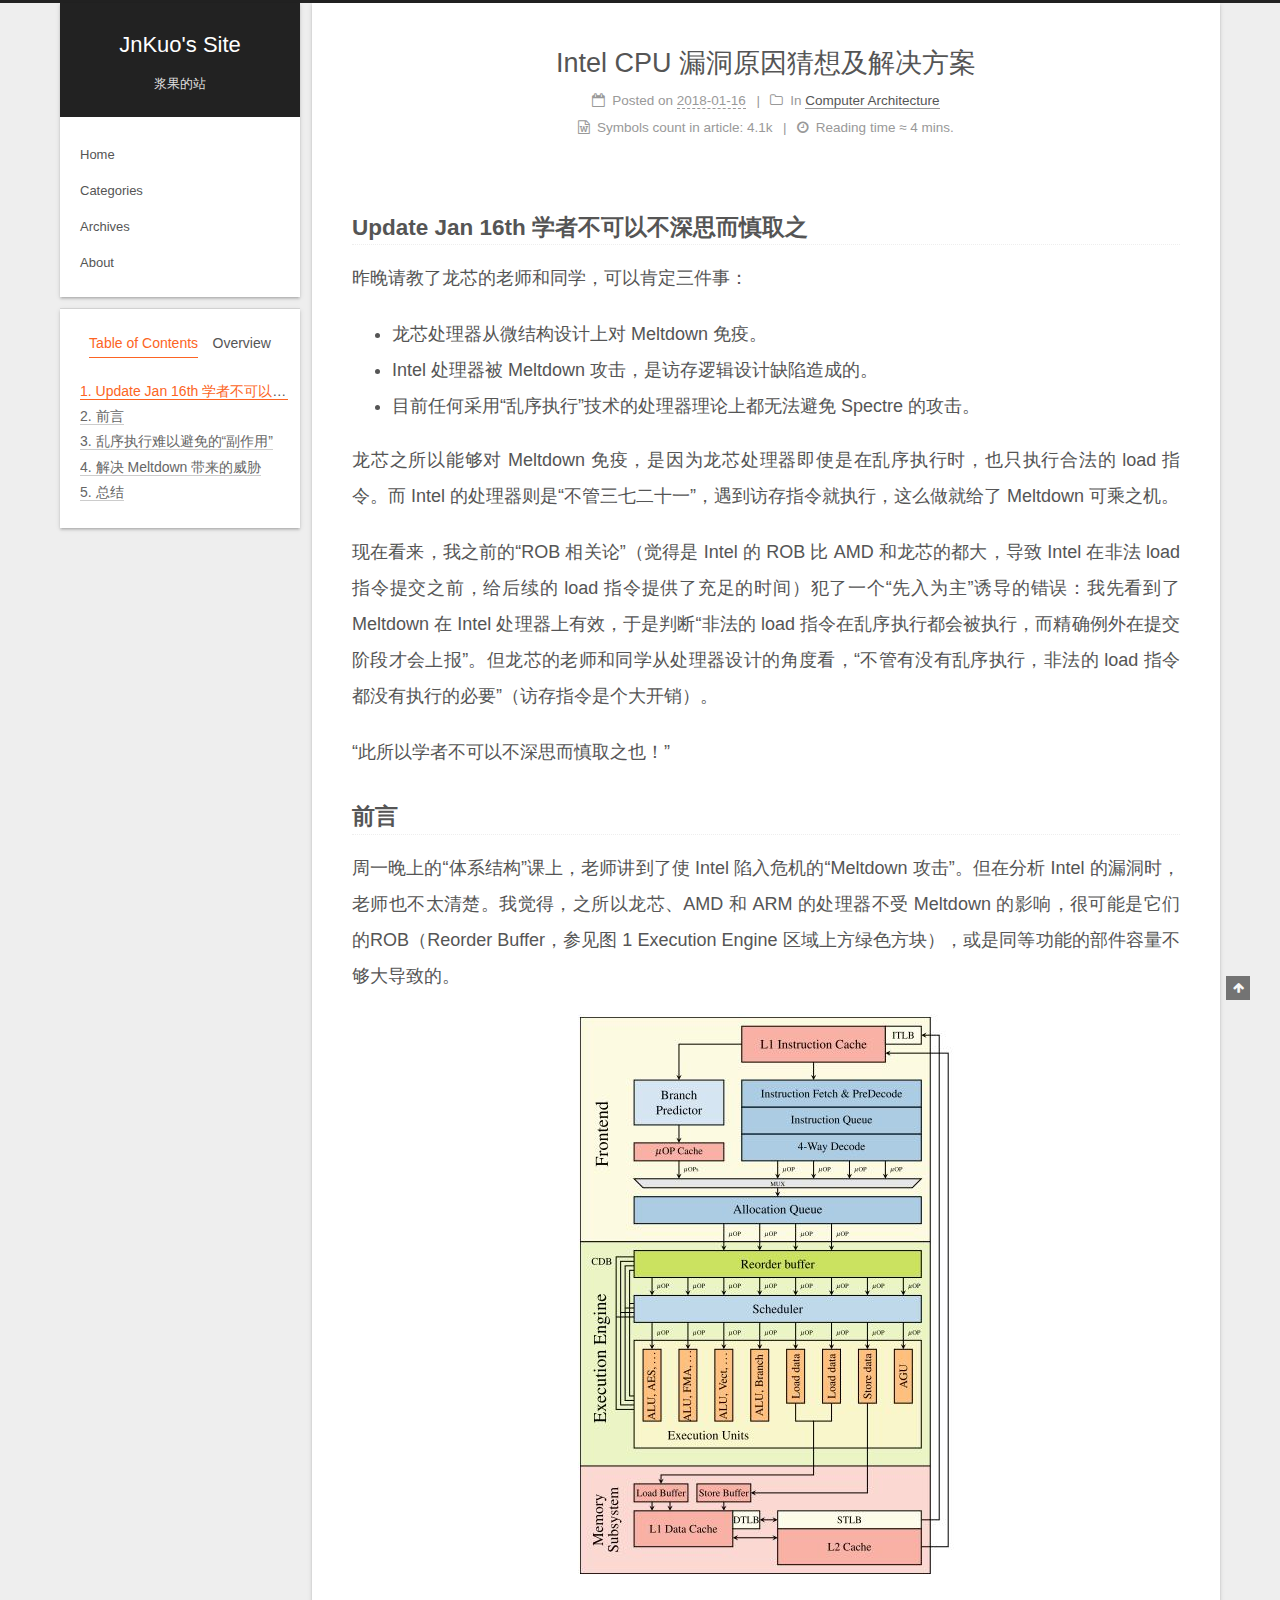
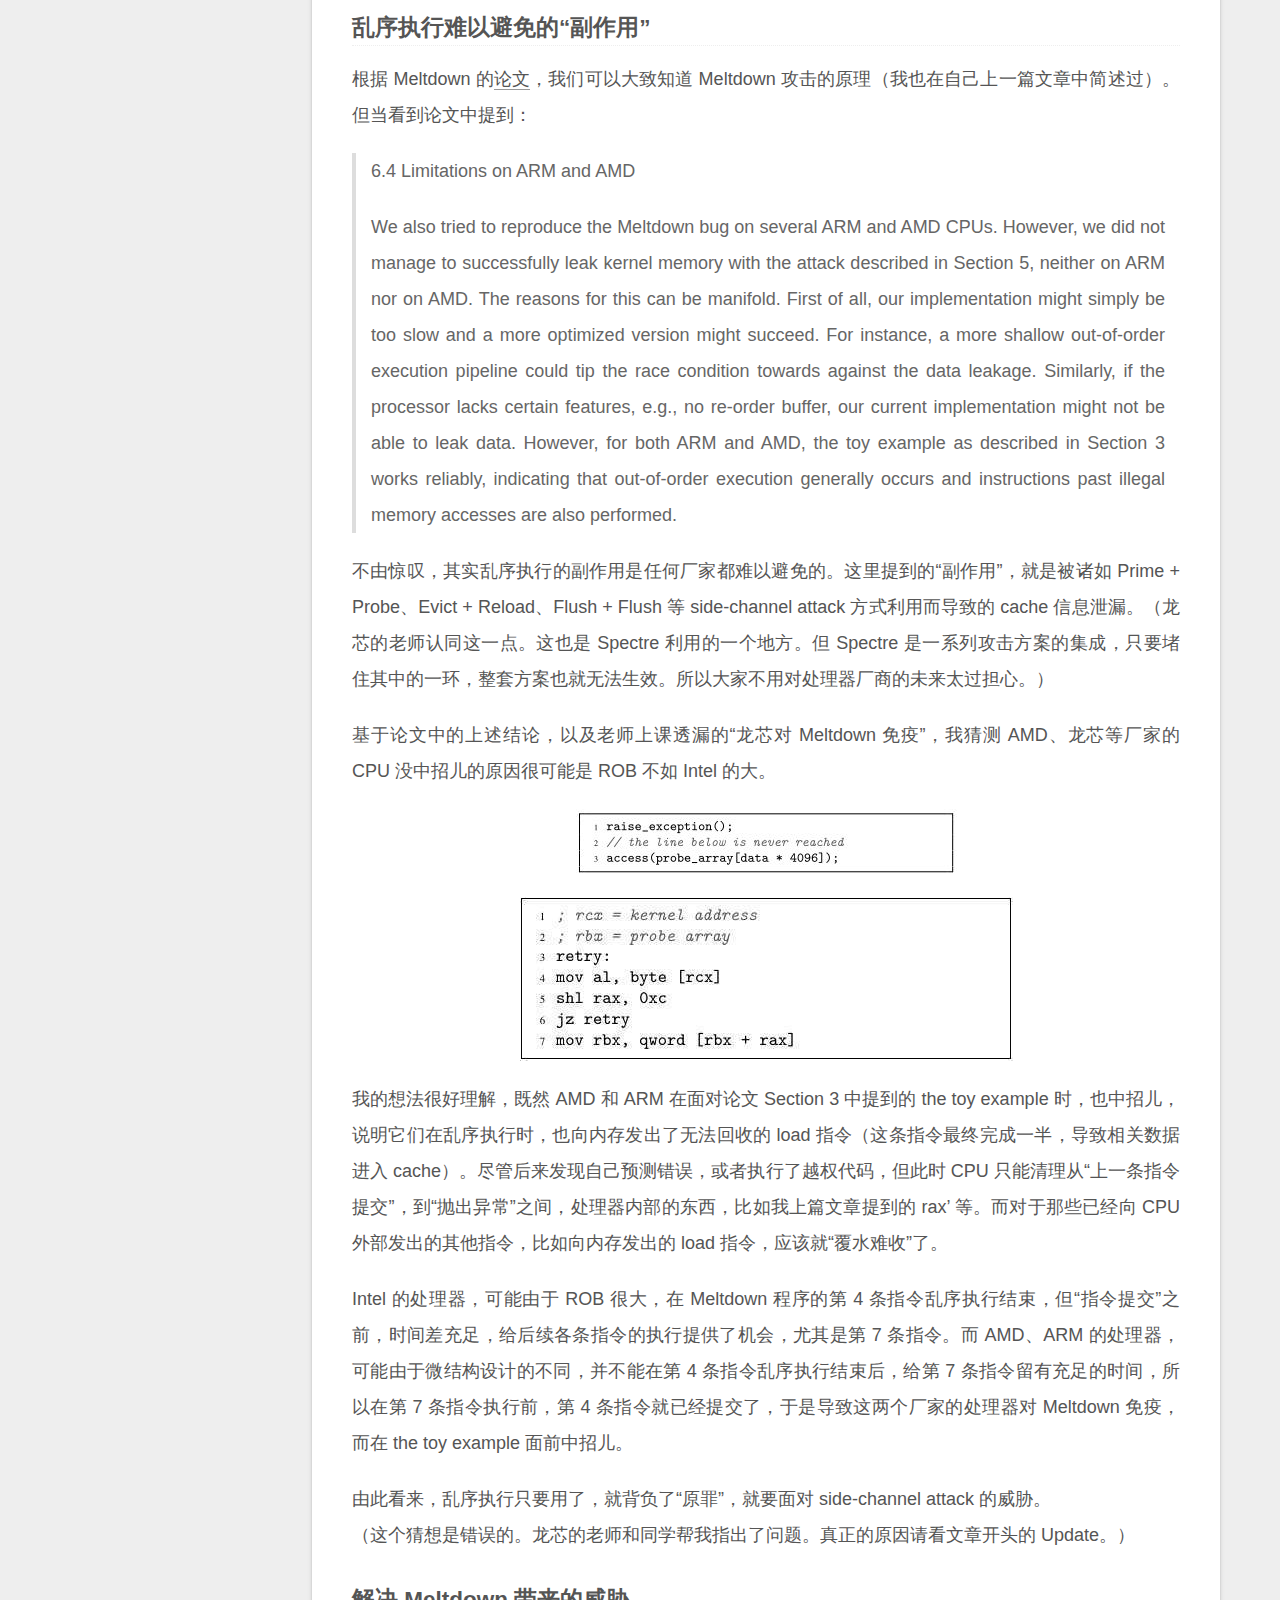
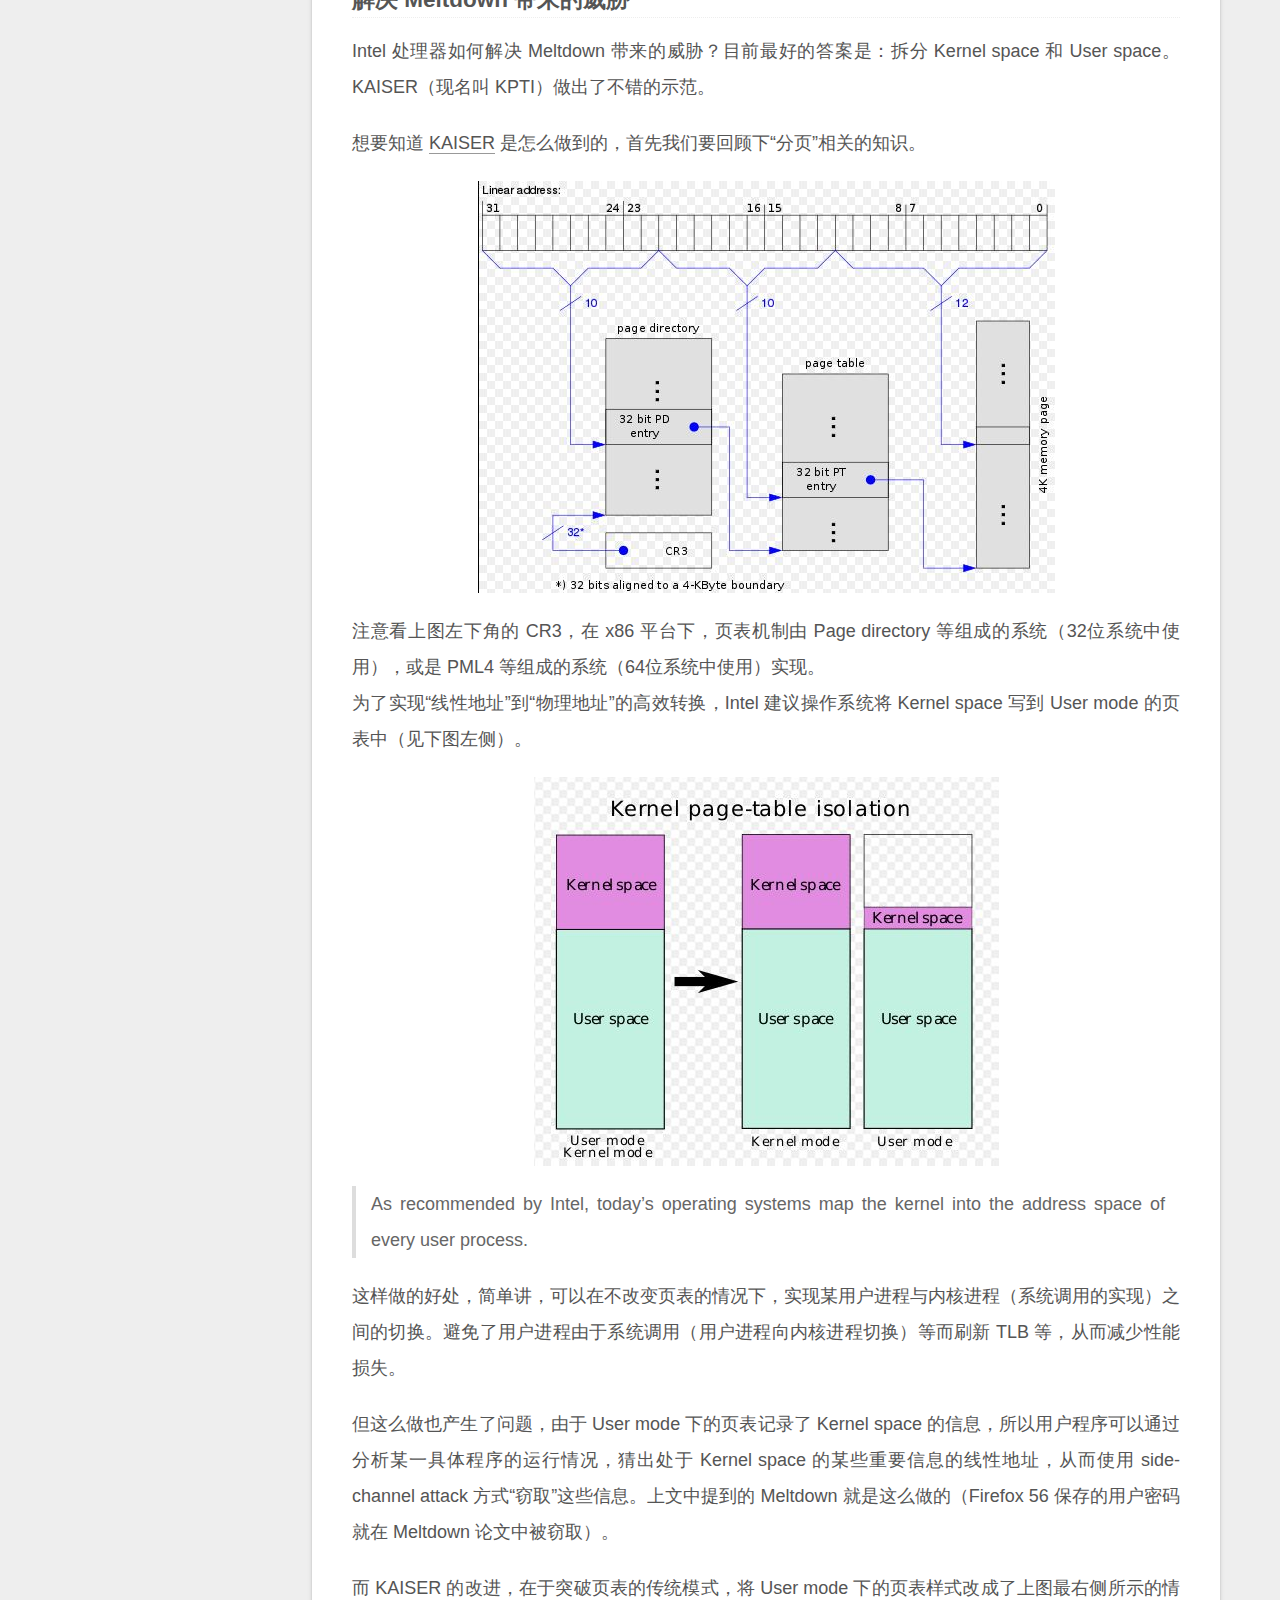
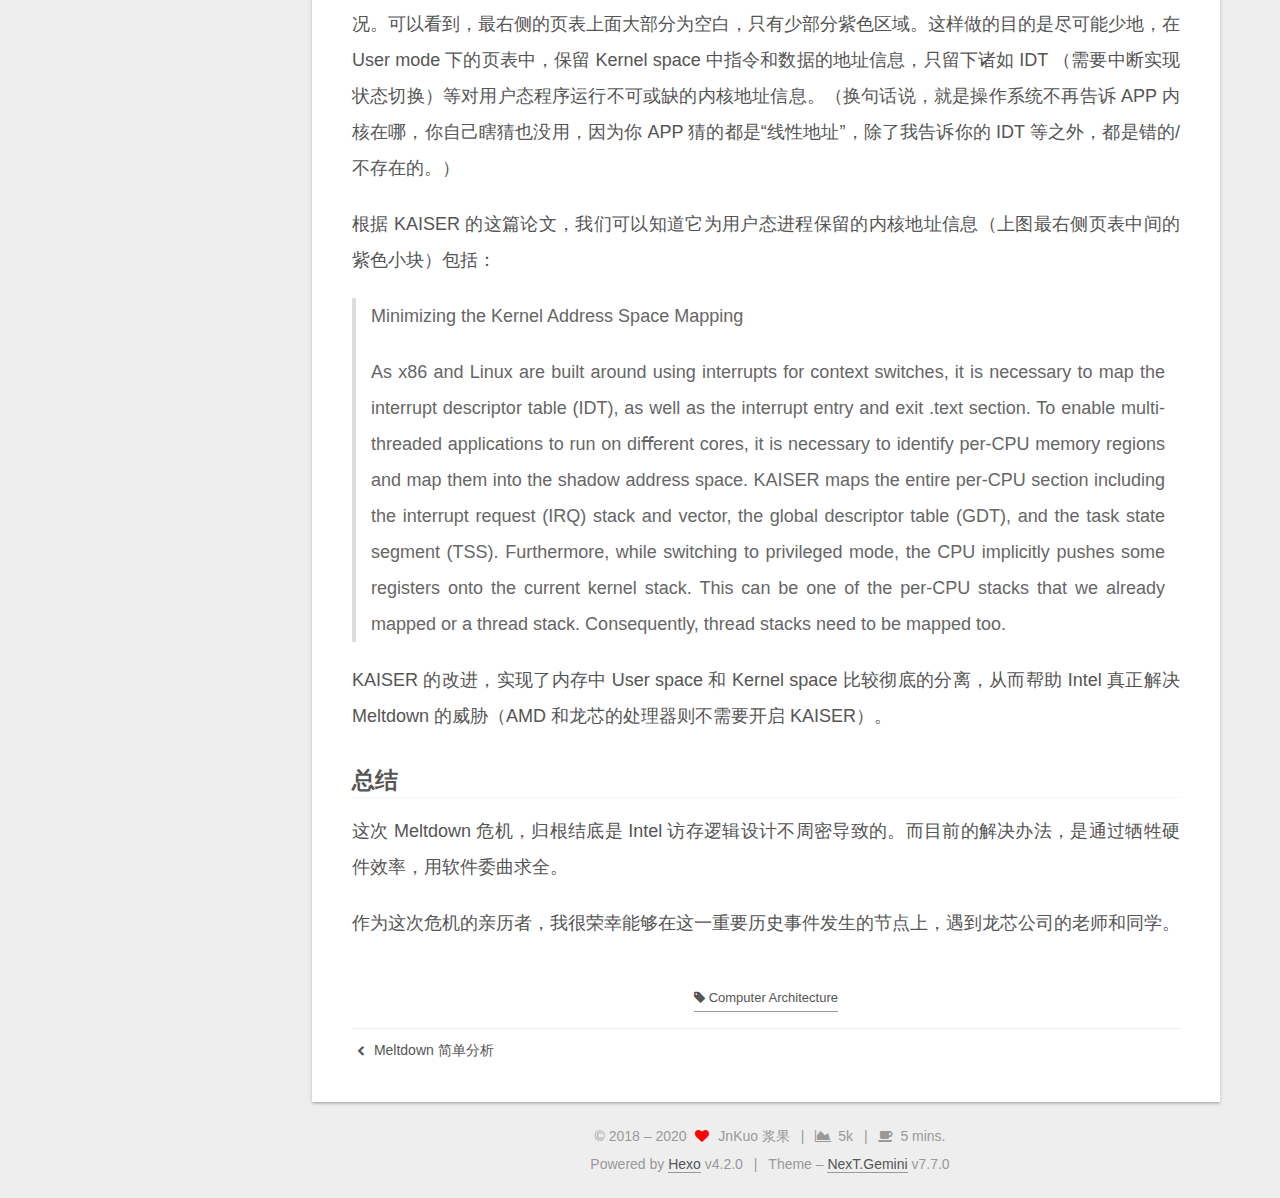
<file: 2018/01/16/deal-with-intel-meltdown/index.html>
<!DOCTYPE html>
<html lang="en">
<head>
  <meta charset="UTF-8">
<meta name="viewport" content="width=device-width, initial-scale=1, maximum-scale=2">
<meta name="theme-color" content="#222">
<meta name="generator" content="Hexo 4.2.0">
  <link rel="icon" type="image/png" sizes="32x32" href="/images/itsjnk_32x32.jpg">
  <link rel="icon" type="image/png" sizes="16x16" href="/images/itsjnk_16x16.jpg">

<link rel="stylesheet" href="/css/main.css">


<link rel="stylesheet" href="/lib/font-awesome/css/font-awesome.min.css">


<script id="hexo-configurations">
  var NexT = window.NexT || {};
  var CONFIG = {
    hostname: new URL('http://www.jnkuo.com').hostname,
    root: '/',
    scheme: 'Gemini',
    version: '7.7.0',
    exturl: false,
    sidebar: {"position":"left","display":"post","padding":18,"offset":12,"onmobile":false},
    copycode: {"enable":false,"show_result":false,"style":null},
    back2top: {"enable":true,"sidebar":false,"scrollpercent":false},
    bookmark: {"enable":false,"color":"#222","save":"auto"},
    fancybox: false,
    mediumzoom: false,
    lazyload: false,
    pangu: false,
    comments: {"style":"tabs","active":null,"storage":true,"lazyload":false,"nav":null},
    algolia: {
      appID: '',
      apiKey: '',
      indexName: '',
      hits: {"per_page":10},
      labels: {"input_placeholder":"Search for Posts","hits_empty":"We didn't find any results for the search: ${query}","hits_stats":"${hits} results found in ${time} ms"}
    },
    localsearch: {"enable":false,"trigger":"auto","top_n_per_article":1,"unescape":false,"preload":false},
    path: '',
    motion: {"enable":false,"async":false,"transition":{"post_block":"fadeIn","post_header":"slideDownIn","post_body":"slideDownIn","coll_header":"slideLeftIn","sidebar":"slideUpIn"}}
  };
</script>

  <meta name="description" content="Update Jan 16th 学者不可以不深思而慎取之昨晚请教了龙芯的老师和同学，可以肯定三件事：  龙芯处理器从微结构设计上对 Meltdown 免疫。 Intel 处理器被 Meltdown 攻击，是访存逻辑设计缺陷造成的。 目前任何采用“乱序执行”技术的处理器理论上都无法避免 Spectre 的攻击。">
<meta property="og:type" content="article">
<meta property="og:title" content="Intel CPU 漏洞原因猜想及解决方案">
<meta property="og:url" content="http://www.jnkuo.com/2018/01/16/deal-with-intel-meltdown/index.html">
<meta property="og:site_name" content="JnKuo&#39;s Site">
<meta property="og:description" content="Update Jan 16th 学者不可以不深思而慎取之昨晚请教了龙芯的老师和同学，可以肯定三件事：  龙芯处理器从微结构设计上对 Meltdown 免疫。 Intel 处理器被 Meltdown 攻击，是访存逻辑设计缺陷造成的。 目前任何采用“乱序执行”技术的处理器理论上都无法避免 Spectre 的攻击。">
<meta property="og:locale" content="en_US">
<meta property="og:image" content="http://www.jnkuo.com/2018/01/16/deal-with-intel-meltdown/intel-skylake-microarchitecture.jpg">
<meta property="og:image" content="http://www.jnkuo.com/2018/01/16/deal-with-intel-meltdown/the-toy-example-key-part.jpg">
<meta property="og:image" content="http://www.jnkuo.com/2018/01/16/deal-with-intel-meltdown/meltdown-source-code.jpg">
<meta property="og:image" content="http://www.jnkuo.com/2018/01/16/deal-with-intel-meltdown/page-mechanism-in-x86.jpg">
<meta property="og:image" content="http://www.jnkuo.com/2018/01/16/deal-with-intel-meltdown/kaiser-difference.jpg">
<meta property="article:published_time" content="2018-01-16T12:16:49.000Z">
<meta property="article:modified_time" content="2020-01-15T06:28:38.039Z">
<meta property="article:author" content="JnKuo 浆果">
<meta property="article:tag" content="Computer Architecture">
<meta name="twitter:card" content="summary">
<meta name="twitter:image" content="http://www.jnkuo.com/2018/01/16/deal-with-intel-meltdown/intel-skylake-microarchitecture.jpg">

<link rel="canonical" href="http://www.jnkuo.com/2018/01/16/deal-with-intel-meltdown/">


<script id="page-configurations">
  // https://hexo.io/docs/variables.html
  CONFIG.page = {
    sidebar: "",
    isHome: false,
    isPost: true
  };
</script>

  <title>Intel CPU 漏洞原因猜想及解决方案 | JnKuo's Site</title>
  






  <noscript>
  <style>
  .use-motion .brand,
  .use-motion .menu-item,
  .sidebar-inner,
  .use-motion .post-block,
  .use-motion .pagination,
  .use-motion .comments,
  .use-motion .post-header,
  .use-motion .post-body,
  .use-motion .collection-header { opacity: initial; }

  .use-motion .site-title,
  .use-motion .site-subtitle {
    opacity: initial;
    top: initial;
  }

  .use-motion .logo-line-before i { left: initial; }
  .use-motion .logo-line-after i { right: initial; }
  </style>
</noscript>

</head>

<body itemscope itemtype="http://schema.org/WebPage">
  <div class="container">
    <div class="headband"></div>

    <header class="header" itemscope itemtype="http://schema.org/WPHeader">
      <div class="header-inner"><div class="site-brand-container">
  <div class="site-meta">

    <div>
      <a href="/" class="brand" rel="start">
        <span class="logo-line-before"><i></i></span>
        <span class="site-title">JnKuo's Site</span>
        <span class="logo-line-after"><i></i></span>
      </a>
    </div>
        <p class="site-subtitle">浆果的站</p>
  </div>

  <div class="site-nav-toggle">
    <div class="toggle" aria-label="Toggle navigation bar">
      <span class="toggle-line toggle-line-first"></span>
      <span class="toggle-line toggle-line-middle"></span>
      <span class="toggle-line toggle-line-last"></span>
    </div>
  </div>
</div>


<nav class="site-nav">
  
  <ul id="menu" class="menu">
        <li class="menu-item menu-item-home">

    <a href="/" rel="section">Home</a>

  </li>
        <li class="menu-item menu-item-categories">

    <a href="/categories/" rel="section">Categories</a>

  </li>
        <li class="menu-item menu-item-archives">

    <a href="/archives/" rel="section">Archives</a>

  </li>
        <li class="menu-item menu-item-about">

    <a href="/about/" rel="section">About</a>

  </li>
  </ul>

</nav>
</div>
    </header>

    
  <div class="back-to-top">
    <i class="fa fa-arrow-up"></i>
    <span>0%</span>
  </div>


    <main class="main">
      <div class="main-inner">
        <div class="content-wrap">
          

          <div class="content">
            

  <div class="posts-expand">
      
  
  
  <article itemscope itemtype="http://schema.org/Article" class="post-block " lang="en">
    <link itemprop="mainEntityOfPage" href="http://www.jnkuo.com/2018/01/16/deal-with-intel-meltdown/">

    <span hidden itemprop="author" itemscope itemtype="http://schema.org/Person">
      <meta itemprop="image" content="/images/itsjnk_40x40.jpg">
      <meta itemprop="name" content="JnKuo 浆果">
      <meta itemprop="description" content="">
    </span>

    <span hidden itemprop="publisher" itemscope itemtype="http://schema.org/Organization">
      <meta itemprop="name" content="JnKuo's Site">
    </span>
      <header class="post-header">
        <h1 class="post-title" itemprop="name headline">
          Intel CPU 漏洞原因猜想及解决方案
        </h1>

        <div class="post-meta">
            <span class="post-meta-item">
              <span class="post-meta-item-icon">
                <i class="fa fa-calendar-o"></i>
              </span>
              <span class="post-meta-item-text">Posted on</span>

              <time title="Created: 2018-01-16 20:16:49" itemprop="dateCreated datePublished" datetime="2018-01-16T20:16:49+08:00">2018-01-16</time>
            </span>
            <span class="post-meta-item">
              <span class="post-meta-item-icon">
                <i class="fa fa-folder-o"></i>
              </span>
              <span class="post-meta-item-text">In</span>
                <span itemprop="about" itemscope itemtype="http://schema.org/Thing">
                  <a href="/categories/Computer-Architecture/" itemprop="url" rel="index">
                    <span itemprop="name">Computer Architecture</span>
                  </a>
                </span>
            </span>

          <br>
            <span class="post-meta-item" title="Symbols count in article">
              <span class="post-meta-item-icon">
                <i class="fa fa-file-word-o"></i>
              </span>
                <span class="post-meta-item-text">Symbols count in article: </span>
              <span>4.1k</span>
            </span>
            <span class="post-meta-item" title="Reading time">
              <span class="post-meta-item-icon">
                <i class="fa fa-clock-o"></i>
              </span>
                <span class="post-meta-item-text">Reading time &asymp;</span>
              <span>4 mins.</span>
            </span>

        </div>
      </header>

    
    
    
    <div class="post-body" itemprop="articleBody">

      
        <h3 id="Update-Jan-16th-学者不可以不深思而慎取之"><a href="#Update-Jan-16th-学者不可以不深思而慎取之" class="headerlink" title="Update Jan 16th 学者不可以不深思而慎取之"></a>Update Jan 16th 学者不可以不深思而慎取之</h3><p>昨晚请教了龙芯的老师和同学，可以肯定三件事：</p>
<ul>
<li>龙芯处理器从微结构设计上对 Meltdown 免疫。</li>
<li>Intel 处理器被 Meltdown 攻击，是访存逻辑设计缺陷造成的。</li>
<li>目前任何采用“乱序执行”技术的处理器理论上都无法避免 Spectre 的攻击。<a id="more"></a>

</li>
</ul>
<p>龙芯之所以能够对 Meltdown 免疫，是因为龙芯处理器即使是在乱序执行时，也只执行合法的 load 指令。而 Intel 的处理器则是“不管三七二十一”，遇到访存指令就执行，这么做就给了 Meltdown 可乘之机。</p>
<p>现在看来，我之前的“ROB 相关论”（觉得是 Intel 的 ROB 比 AMD 和龙芯的都大，导致 Intel 在非法 load 指令提交之前，给后续的 load 指令提供了充足的时间）犯了一个“先入为主”诱导的错误：我先看到了 Meltdown 在 Intel 处理器上有效，于是判断“非法的 load 指令在乱序执行都会被执行，而精确例外在提交阶段才会上报”。但龙芯的老师和同学从处理器设计的角度看，“不管有没有乱序执行，非法的 load 指令都没有执行的必要”（访存指令是个大开销）。</p>
<p>“此所以学者不可以不深思而慎取之也！”</p>
<h3 id="前言"><a href="#前言" class="headerlink" title="前言"></a>前言</h3><p>周一晚上的“体系结构”课上，老师讲到了使 Intel 陷入危机的“Meltdown 攻击”。但在分析 Intel 的漏洞时，老师也不太清楚。我觉得，之所以龙芯、AMD 和 ARM 的处理器不受 Meltdown 的影响，很可能是它们的ROB（Reorder Buffer，参见图 1 Execution Engine 区域上方绿色方块），或是同等功能的部件容量不够大导致的。</p>
<p><img src="/2018/01/16/deal-with-intel-meltdown/intel-skylake-microarchitecture.jpg" alt="Intel Skylake&#39;s Micro-Architecture" title="Intel Skylake&#39;s Micro-Architecture"></p>
<h3 id="乱序执行难以避免的“副作用”"><a href="#乱序执行难以避免的“副作用”" class="headerlink" title="乱序执行难以避免的“副作用”"></a>乱序执行难以避免的“副作用”</h3><p>根据 Meltdown 的<a href="https://meltdownattack.com/" target="_blank" rel="noopener">论文</a>，我们可以大致知道 Meltdown 攻击的原理（我也在自己上一篇文章中简述过）。但当看到论文中提到：</p>
<blockquote>
<p>6.4 Limitations on ARM and AMD</p>
<p>We also tried to reproduce the Meltdown bug on several ARM and AMD CPUs. However, we did not manage to successfully leak kernel memory with the attack described in Section 5, neither on ARM nor on AMD. The reasons for this can be manifold. First of all, our implementation might simply be too slow and a more optimized version might succeed. For instance, a more shallow out-of-order execution pipeline could tip the race condition towards against the data leakage. Similarly, if the processor lacks certain features, e.g., no re-order buffer, our current implementation might not be able to leak data. However, for both ARM and AMD, the toy example as described in Section 3 works reliably, indicating that out-of-order execution generally occurs and instructions past illegal memory accesses are also performed.</p>
</blockquote>
<p>不由惊叹，其实乱序执行的副作用是任何厂家都难以避免的。这里提到的“副作用”，就是被诸如 Prime + Probe、Evict + Reload、Flush + Flush 等 side-channel attack 方式利用而导致的 cache 信息泄漏。（龙芯的老师认同这一点。这也是 Spectre 利用的一个地方。但 Spectre 是一系列攻击方案的集成，只要堵住其中的一环，整套方案也就无法生效。所以大家不用对处理器厂商的未来太过担心。）</p>
<p>基于论文中的上述结论，以及老师上课透漏的“龙芯对 Meltdown 免疫”，我猜测 AMD、龙芯等厂家的 CPU 没中招儿的原因很可能是 ROB 不如 Intel 的大。</p>
<p><img src="/2018/01/16/deal-with-intel-meltdown/the-toy-example-key-part.jpg" alt="The Toy Example&#39;s Key Part" title="The Toy Example&#39;s Key Part"></p>
<p><img src="/2018/01/16/deal-with-intel-meltdown/meltdown-source-code.jpg" alt="The Meltdown&#39;s Key Part" title="The Meltdown&#39;s Key Part"></p>
<p>我的想法很好理解，既然 AMD 和 ARM 在面对论文 Section 3 中提到的 the toy example 时，也中招儿，说明它们在乱序执行时，也向内存发出了无法回收的 load 指令（这条指令最终完成一半，导致相关数据进入 cache）。尽管后来发现自己预测错误，或者执行了越权代码，但此时 CPU 只能清理从“上一条指令提交”，到“抛出异常”之间，处理器内部的东西，比如我上篇文章提到的 rax’ 等。而对于那些已经向 CPU 外部发出的其他指令，比如向内存发出的 load 指令，应该就“覆水难收”了。</p>
<p>Intel 的处理器，可能由于 ROB 很大，在 Meltdown 程序的第 4 条指令乱序执行结束，但“指令提交”之前，时间差充足，给后续各条指令的执行提供了机会，尤其是第 7 条指令。而 AMD、ARM 的处理器，可能由于微结构设计的不同，并不能在第 4 条指令乱序执行结束后，给第 7 条指令留有充足的时间，所以在第 7 条指令执行前，第 4 条指令就已经提交了，于是导致这两个厂家的处理器对 Meltdown 免疫，而在 the toy example 面前中招儿。</p>
<p>由此看来，乱序执行只要用了，就背负了“原罪”，就要面对 side-channel attack 的威胁。<br>（这个猜想是错误的。龙芯的老师和同学帮我指出了问题。真正的原因请看文章开头的 Update。）</p>
<h3 id="解决-Meltdown-带来的威胁"><a href="#解决-Meltdown-带来的威胁" class="headerlink" title="解决 Meltdown 带来的威胁"></a>解决 Meltdown 带来的威胁</h3><p>Intel 处理器如何解决 Meltdown 带来的威胁？目前最好的答案是：拆分 Kernel space 和 User space。KAISER（现名叫 KPTI）做出了不错的示范。</p>
<p>想要知道 <a href="https://link.zhihu.com/?target=https%3A//gruss.cc/files/kaiser.pdf">KAISER</a> 是怎么做到的，首先我们要回顾下“分页”相关的知识。</p>
<p><img src="/2018/01/16/deal-with-intel-meltdown/page-mechanism-in-x86.jpg" alt="Page Mechanism in x86" title="Page Mechanism in x86"></p>
<p>注意看上图左下角的 CR3，在 x86 平台下，页表机制由 Page directory 等组成的系统（32位系统中使用），或是 PML4 等组成的系统（64位系统中使用）实现。<br>为了实现“线性地址”到“物理地址”的高效转换，Intel 建议操作系统将 Kernel space 写到 User mode 的页表中（见下图左侧）。</p>
<p><img src="/2018/01/16/deal-with-intel-meltdown/kaiser-difference.jpg" alt="Kaiser&#39;s Difference" title="Kaiser&#39;s Difference"></p>
<blockquote>
<p>As recommended by Intel, today’s operating systems map the kernel into the address space of every user process.</p>
</blockquote>
<p>这样做的好处，简单讲，可以在不改变页表的情况下，实现某用户进程与内核进程（系统调用的实现）之间的切换。避免了用户进程由于系统调用（用户进程向内核进程切换）等而刷新 TLB 等，从而减少性能损失。</p>
<p>但这么做也产生了问题，由于 User mode 下的页表记录了 Kernel space 的信息，所以用户程序可以通过分析某一具体程序的运行情况，猜出处于 Kernel space 的某些重要信息的线性地址，从而使用 side-channel attack 方式“窃取”这些信息。上文中提到的 Meltdown 就是这么做的（Firefox 56 保存的用户密码就在 Meltdown 论文中被窃取）。</p>
<p>而 KAISER 的改进，在于突破页表的传统模式，将 User mode 下的页表样式改成了上图最右侧所示的情况。可以看到，最右侧的页表上面大部分为空白，只有少部分紫色区域。这样做的目的是尽可能少地，在 User mode 下的页表中，保留 Kernel space 中指令和数据的地址信息，只留下诸如 IDT （需要中断实现状态切换）等对用户态程序运行不可或缺的内核地址信息。（换句话说，就是操作系统不再告诉 APP 内核在哪，你自己瞎猜也没用，因为你 APP 猜的都是“线性地址”，除了我告诉你的 IDT 等之外，都是错的/不存在的。）</p>
<p>根据 KAISER 的这篇论文，我们可以知道它为用户态进程保留的内核地址信息（上图最右侧页表中间的紫色小块）包括：</p>
<blockquote>
<p>Minimizing the Kernel Address Space Mapping</p>
<p>As x86 and Linux are built around using interrupts for context switches, it is necessary to map the interrupt descriptor table (IDT), as well as the interrupt entry and exit .text section. To enable multi-threaded applications to run on diﬀerent cores, it is necessary to identify per-CPU memory regions and map them into the shadow address space. KAISER maps the entire per-CPU section including the interrupt request (IRQ) stack and vector, the global descriptor table (GDT), and the task state segment (TSS). Furthermore, while switching to privileged mode, the CPU implicitly pushes some registers onto the current kernel stack. This can be one of the per-CPU stacks that we already mapped or a thread stack. Consequently, thread stacks need to be mapped too.</p>
</blockquote>
<p>KAISER 的改进，实现了内存中 User space 和 Kernel space 比较彻底的分离，从而帮助 Intel 真正解决 Meltdown 的威胁（AMD 和龙芯的处理器则不需要开启 KAISER）。</p>
<h3 id="总结"><a href="#总结" class="headerlink" title="总结"></a>总结</h3><p>这次 Meltdown 危机，归根结底是 Intel 访存逻辑设计不周密导致的。而目前的解决办法，是通过牺牲硬件效率，用软件委曲求全。</p>
<p>作为这次危机的亲历者，我很荣幸能够在这一重要历史事件发生的节点上，遇到龙芯公司的老师和同学。</p>

    </div>

    
    
    

      <footer class="post-footer">
          
          <div class="post-tags">
              <a href="/tags/Computer-Architecture/" rel="tag"><i class="fa fa-tag"></i> Computer Architecture</a>
          </div>

        


        
    <div class="post-nav">
      <div class="post-nav-item">
    <a href="/2018/01/10/my-analysis-of-meltdown/" rel="prev" title="Meltdown 简单分析">
      <i class="fa fa-chevron-left"></i> Meltdown 简单分析
    </a></div>
      <div class="post-nav-item"></div>
    </div>
      </footer>
    
  </article>
  
  
  

  </div>


          </div>
          

<script>
  window.addEventListener('tabs:register', () => {
    let activeClass = CONFIG.comments.activeClass;
    if (CONFIG.comments.storage) {
      activeClass = localStorage.getItem('comments_active') || activeClass;
    }
    if (activeClass) {
      let activeTab = document.querySelector(`a[href="#comment-${activeClass}"]`);
      if (activeTab) {
        activeTab.click();
      }
    }
  });
  if (CONFIG.comments.storage) {
    window.addEventListener('tabs:click', event => {
      if (!event.target.matches('.tabs-comment .tab-content .tab-pane')) return;
      let commentClass = event.target.classList[1];
      localStorage.setItem('comments_active', commentClass);
    });
  }
</script>

        </div>
          
  
  <div class="toggle sidebar-toggle">
    <span class="toggle-line toggle-line-first"></span>
    <span class="toggle-line toggle-line-middle"></span>
    <span class="toggle-line toggle-line-last"></span>
  </div>

  <aside class="sidebar">
    <div class="sidebar-inner">

      <ul class="sidebar-nav motion-element">
        <li class="sidebar-nav-toc">
          Table of Contents
        </li>
        <li class="sidebar-nav-overview">
          Overview
        </li>
      </ul>

      <!--noindex-->
      <div class="post-toc-wrap sidebar-panel">
          <div class="post-toc motion-element"><ol class="nav"><li class="nav-item nav-level-3"><a class="nav-link" href="#Update-Jan-16th-学者不可以不深思而慎取之"><span class="nav-number">1.</span> <span class="nav-text">Update Jan 16th 学者不可以不深思而慎取之</span></a></li><li class="nav-item nav-level-3"><a class="nav-link" href="#前言"><span class="nav-number">2.</span> <span class="nav-text">前言</span></a></li><li class="nav-item nav-level-3"><a class="nav-link" href="#乱序执行难以避免的“副作用”"><span class="nav-number">3.</span> <span class="nav-text">乱序执行难以避免的“副作用”</span></a></li><li class="nav-item nav-level-3"><a class="nav-link" href="#解决-Meltdown-带来的威胁"><span class="nav-number">4.</span> <span class="nav-text">解决 Meltdown 带来的威胁</span></a></li><li class="nav-item nav-level-3"><a class="nav-link" href="#总结"><span class="nav-number">5.</span> <span class="nav-text">总结</span></a></li></ol></div>
      </div>
      <!--/noindex-->

      <div class="site-overview-wrap sidebar-panel">
        <div class="site-author motion-element" itemprop="author" itemscope itemtype="http://schema.org/Person">
    <img class="site-author-image" itemprop="image" alt="JnKuo 浆果"
      src="/images/itsjnk_40x40.jpg">
  <p class="site-author-name" itemprop="name">JnKuo 浆果</p>
  <div class="site-description" itemprop="description"></div>
</div>
  <div class="links-of-author motion-element">
      <span class="links-of-author-item">
        <a href="https://github.com/itsjnk" title="Github → https:&#x2F;&#x2F;github.com&#x2F;itsjnk" rel="noopener" target="_blank"><i class="fa fa-fw fa-github"></i></a>
      </span>
      <span class="links-of-author-item">
        <a href="mailto:its@jnkuo.com" title="E-Mail → mailto:its@jnkuo.com" rel="noopener" target="_blank"><i class="fa fa-fw fa-envelope"></i></a>
      </span>
      <span class="links-of-author-item">
        <a href="https://zhihu.com/people/jnkuo" title="Zhihu → https:&#x2F;&#x2F;zhihu.com&#x2F;people&#x2F;jnkuo" rel="noopener" target="_blank"><i class="fa fa-fw fa-user"></i></a>
      </span>
  </div>


  <div class="links-of-blogroll motion-element">
    <div class="links-of-blogroll-title">
      <i class="fa fa-fw fa-address-book"></i>
      Great Blogs
    </div>
    <ul class="links-of-blogroll-list">
        <li class="links-of-blogroll-item">
          <a href="http://www.skywind.me/blog/" title="http:&#x2F;&#x2F;www.skywind.me&#x2F;blog&#x2F;" rel="noopener" target="_blank">Skywind Inside</a>
        </li>
        <li class="links-of-blogroll-item">
          <a href="https://blog.codingnow.com/" title="https:&#x2F;&#x2F;blog.codingnow.com" rel="noopener" target="_blank">风云的Blog</a>
        </li>
        <li class="links-of-blogroll-item">
          <a href="https://www.yinwang.org/" title="https:&#x2F;&#x2F;www.yinwang.org&#x2F;" rel="noopener" target="_blank">王垠的Blog</a>
        </li>
    </ul>
  </div>

      </div>

    </div>
  </aside>
  <div id="sidebar-dimmer"></div>


      </div>
    </main>

    <footer class="footer">
      <div class="footer-inner">
        

<div class="copyright">
  
  &copy; 2018 – 
  <span itemprop="copyrightYear">2020</span>
  <span class="with-love">
    <i class="fa fa-heart"></i>
  </span>
  <span class="author" itemprop="copyrightHolder">JnKuo 浆果</span>
    <span class="post-meta-divider">|</span>
    <span class="post-meta-item-icon">
      <i class="fa fa-area-chart"></i>
    </span>
    <span title="Symbols count total">5k</span>
    <span class="post-meta-divider">|</span>
    <span class="post-meta-item-icon">
      <i class="fa fa-coffee"></i>
    </span>
    <span title="Reading time total">5 mins.</span>
</div>
  <div class="powered-by">Powered by <a href="https://hexo.io/" class="theme-link" rel="noopener" target="_blank">Hexo</a> v4.2.0
  </div>
  <span class="post-meta-divider">|</span>
  <div class="theme-info">Theme – <a href="https://theme-next.org/" class="theme-link" rel="noopener" target="_blank">NexT.Gemini</a> v7.7.0
  </div>

        








      </div>
    </footer>
  </div>

  
  <script src="/lib/anime.min.js"></script>

<script src="/js/utils.js"></script>


<script src="/js/schemes/pisces.js"></script>


<script src="/js/next-boot.js"></script>




  















  

  

</body>
</html>
</file>
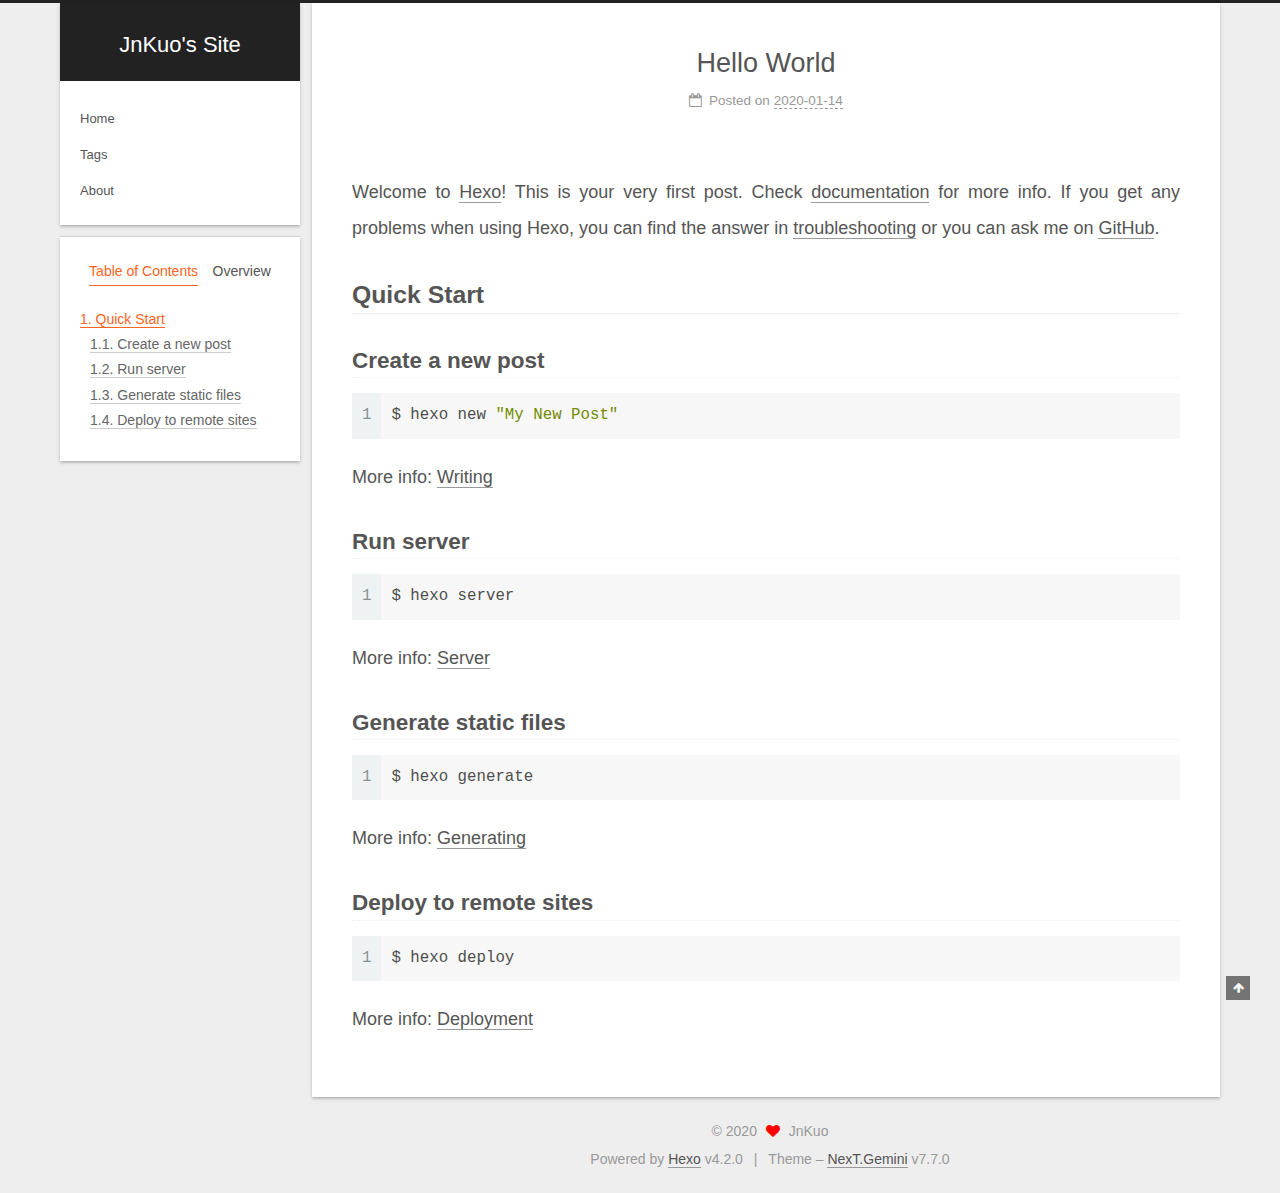
<file: 2020/01/14/hello-world/index.html>
<!DOCTYPE html>
<html lang="zh">
<head>
  <meta charset="UTF-8">
<meta name="viewport" content="width=device-width, initial-scale=1, maximum-scale=2">
<meta name="theme-color" content="#222">
<meta name="generator" content="Hexo 4.2.0">
  <link rel="icon" type="image/png" sizes="32x32" href="/images/itsjnk_32x32.jpg">
  <link rel="icon" type="image/png" sizes="16x16" href="/images/itsjnk_16x16.jpg">

<link rel="stylesheet" href="/css/main.css">


<link rel="stylesheet" href="/lib/font-awesome/css/font-awesome.min.css">


<script id="hexo-configurations">
  var NexT = window.NexT || {};
  var CONFIG = {
    hostname: new URL('http://www.jnkuo.com').hostname,
    root: '/',
    scheme: 'Gemini',
    version: '7.7.0',
    exturl: false,
    sidebar: {"position":"left","display":"post","padding":18,"offset":12,"onmobile":false},
    copycode: {"enable":false,"show_result":false,"style":null},
    back2top: {"enable":true,"sidebar":false,"scrollpercent":false},
    bookmark: {"enable":false,"color":"#222","save":"auto"},
    fancybox: false,
    mediumzoom: false,
    lazyload: false,
    pangu: false,
    comments: {"style":"tabs","active":null,"storage":true,"lazyload":false,"nav":null},
    algolia: {
      appID: '',
      apiKey: '',
      indexName: '',
      hits: {"per_page":10},
      labels: {"input_placeholder":"Search for Posts","hits_empty":"We didn't find any results for the search: ${query}","hits_stats":"${hits} results found in ${time} ms"}
    },
    localsearch: {"enable":false,"trigger":"auto","top_n_per_article":1,"unescape":false,"preload":false},
    path: '',
    motion: {"enable":false,"async":false,"transition":{"post_block":"fadeIn","post_header":"slideDownIn","post_body":"slideDownIn","coll_header":"slideLeftIn","sidebar":"slideUpIn"}}
  };
</script>

  <meta name="description" content="Welcome to Hexo! This is your very first post. Check documentation for more info. If you get any problems when using Hexo, you can find the answer in troubleshooting or you can ask me on GitHub. Quick">
<meta property="og:type" content="article">
<meta property="og:title" content="Hello World">
<meta property="og:url" content="http://www.jnkuo.com/2020/01/14/hello-world/index.html">
<meta property="og:site_name" content="JnKuo&#39;s Site">
<meta property="og:description" content="Welcome to Hexo! This is your very first post. Check documentation for more info. If you get any problems when using Hexo, you can find the answer in troubleshooting or you can ask me on GitHub. Quick">
<meta property="og:locale" content="zh">
<meta property="article:published_time" content="2020-01-14T09:23:34.832Z">
<meta property="article:modified_time" content="2020-01-14T09:23:34.832Z">
<meta property="article:author" content="JnKuo">
<meta name="twitter:card" content="summary">

<link rel="canonical" href="http://www.jnkuo.com/2020/01/14/hello-world/">


<script id="page-configurations">
  // https://hexo.io/docs/variables.html
  CONFIG.page = {
    sidebar: "",
    isHome: false,
    isPost: true
  };
</script>

  <title>Hello World | JnKuo's Site</title>
  






  <noscript>
  <style>
  .use-motion .brand,
  .use-motion .menu-item,
  .sidebar-inner,
  .use-motion .post-block,
  .use-motion .pagination,
  .use-motion .comments,
  .use-motion .post-header,
  .use-motion .post-body,
  .use-motion .collection-header { opacity: initial; }

  .use-motion .site-title,
  .use-motion .site-subtitle {
    opacity: initial;
    top: initial;
  }

  .use-motion .logo-line-before i { left: initial; }
  .use-motion .logo-line-after i { right: initial; }
  </style>
</noscript>

</head>

<body itemscope itemtype="http://schema.org/WebPage">
  <div class="container">
    <div class="headband"></div>

    <header class="header" itemscope itemtype="http://schema.org/WPHeader">
      <div class="header-inner"><div class="site-brand-container">
  <div class="site-meta">

    <div>
      <a href="/" class="brand" rel="start">
        <span class="logo-line-before"><i></i></span>
        <span class="site-title">JnKuo's Site</span>
        <span class="logo-line-after"><i></i></span>
      </a>
    </div>
  </div>

  <div class="site-nav-toggle">
    <div class="toggle" aria-label="Toggle navigation bar">
      <span class="toggle-line toggle-line-first"></span>
      <span class="toggle-line toggle-line-middle"></span>
      <span class="toggle-line toggle-line-last"></span>
    </div>
  </div>
</div>


<nav class="site-nav">
  
  <ul id="menu" class="menu">
        <li class="menu-item menu-item-home">

    <a href="/" rel="section">Home</a>

  </li>
        <li class="menu-item menu-item-tags">

    <a href="/tags/" rel="section">Tags</a>

  </li>
        <li class="menu-item menu-item-about">

    <a href="/about/" rel="section">About</a>

  </li>
  </ul>

</nav>
</div>
    </header>

    
  <div class="back-to-top">
    <i class="fa fa-arrow-up"></i>
    <span>0%</span>
  </div>


    <main class="main">
      <div class="main-inner">
        <div class="content-wrap">
          

          <div class="content">
            

  <div class="posts-expand">
      
  
  
  <article itemscope itemtype="http://schema.org/Article" class="post-block " lang="zh">
    <link itemprop="mainEntityOfPage" href="http://www.jnkuo.com/2020/01/14/hello-world/">

    <span hidden itemprop="author" itemscope itemtype="http://schema.org/Person">
      <meta itemprop="image" content="/images/itsjnk_40x40.jpg">
      <meta itemprop="name" content="JnKuo">
      <meta itemprop="description" content="">
    </span>

    <span hidden itemprop="publisher" itemscope itemtype="http://schema.org/Organization">
      <meta itemprop="name" content="JnKuo's Site">
    </span>
      <header class="post-header">
        <h1 class="post-title" itemprop="name headline">
          Hello World
        </h1>

        <div class="post-meta">
            <span class="post-meta-item">
              <span class="post-meta-item-icon">
                <i class="fa fa-calendar-o"></i>
              </span>
              <span class="post-meta-item-text">Posted on</span>

              <time title="Created: 2020-01-14 17:23:34" itemprop="dateCreated datePublished" datetime="2020-01-14T17:23:34+08:00">2020-01-14</time>
            </span>

          

        </div>
      </header>

    
    
    
    <div class="post-body" itemprop="articleBody">

      
        <p>Welcome to <a href="https://hexo.io/" target="_blank" rel="noopener">Hexo</a>! This is your very first post. Check <a href="https://hexo.io/docs/" target="_blank" rel="noopener">documentation</a> for more info. If you get any problems when using Hexo, you can find the answer in <a href="https://hexo.io/docs/troubleshooting.html" target="_blank" rel="noopener">troubleshooting</a> or you can ask me on <a href="https://github.com/hexojs/hexo/issues" target="_blank" rel="noopener">GitHub</a>.</p>
<h2 id="Quick-Start"><a href="#Quick-Start" class="headerlink" title="Quick Start"></a>Quick Start</h2><h3 id="Create-a-new-post"><a href="#Create-a-new-post" class="headerlink" title="Create a new post"></a>Create a new post</h3><figure class="highlight bash"><table><tr><td class="gutter"><pre><span class="line">1</span><br></pre></td><td class="code"><pre><span class="line">$ hexo new <span class="string">"My New Post"</span></span><br></pre></td></tr></table></figure>

<p>More info: <a href="https://hexo.io/docs/writing.html" target="_blank" rel="noopener">Writing</a></p>
<h3 id="Run-server"><a href="#Run-server" class="headerlink" title="Run server"></a>Run server</h3><figure class="highlight bash"><table><tr><td class="gutter"><pre><span class="line">1</span><br></pre></td><td class="code"><pre><span class="line">$ hexo server</span><br></pre></td></tr></table></figure>

<p>More info: <a href="https://hexo.io/docs/server.html" target="_blank" rel="noopener">Server</a></p>
<h3 id="Generate-static-files"><a href="#Generate-static-files" class="headerlink" title="Generate static files"></a>Generate static files</h3><figure class="highlight bash"><table><tr><td class="gutter"><pre><span class="line">1</span><br></pre></td><td class="code"><pre><span class="line">$ hexo generate</span><br></pre></td></tr></table></figure>

<p>More info: <a href="https://hexo.io/docs/generating.html" target="_blank" rel="noopener">Generating</a></p>
<h3 id="Deploy-to-remote-sites"><a href="#Deploy-to-remote-sites" class="headerlink" title="Deploy to remote sites"></a>Deploy to remote sites</h3><figure class="highlight bash"><table><tr><td class="gutter"><pre><span class="line">1</span><br></pre></td><td class="code"><pre><span class="line">$ hexo deploy</span><br></pre></td></tr></table></figure>

<p>More info: <a href="https://hexo.io/docs/one-command-deployment.html" target="_blank" rel="noopener">Deployment</a></p>

    </div>

    
    
    

      <footer class="post-footer">

        


        
      </footer>
    
  </article>
  
  
  

  </div>


          </div>
          

<script>
  window.addEventListener('tabs:register', () => {
    let activeClass = CONFIG.comments.activeClass;
    if (CONFIG.comments.storage) {
      activeClass = localStorage.getItem('comments_active') || activeClass;
    }
    if (activeClass) {
      let activeTab = document.querySelector(`a[href="#comment-${activeClass}"]`);
      if (activeTab) {
        activeTab.click();
      }
    }
  });
  if (CONFIG.comments.storage) {
    window.addEventListener('tabs:click', event => {
      if (!event.target.matches('.tabs-comment .tab-content .tab-pane')) return;
      let commentClass = event.target.classList[1];
      localStorage.setItem('comments_active', commentClass);
    });
  }
</script>

        </div>
          
  
  <div class="toggle sidebar-toggle">
    <span class="toggle-line toggle-line-first"></span>
    <span class="toggle-line toggle-line-middle"></span>
    <span class="toggle-line toggle-line-last"></span>
  </div>

  <aside class="sidebar">
    <div class="sidebar-inner">

      <ul class="sidebar-nav motion-element">
        <li class="sidebar-nav-toc">
          Table of Contents
        </li>
        <li class="sidebar-nav-overview">
          Overview
        </li>
      </ul>

      <!--noindex-->
      <div class="post-toc-wrap sidebar-panel">
          <div class="post-toc motion-element"><ol class="nav"><li class="nav-item nav-level-2"><a class="nav-link" href="#Quick-Start"><span class="nav-number">1.</span> <span class="nav-text">Quick Start</span></a><ol class="nav-child"><li class="nav-item nav-level-3"><a class="nav-link" href="#Create-a-new-post"><span class="nav-number">1.1.</span> <span class="nav-text">Create a new post</span></a></li><li class="nav-item nav-level-3"><a class="nav-link" href="#Run-server"><span class="nav-number">1.2.</span> <span class="nav-text">Run server</span></a></li><li class="nav-item nav-level-3"><a class="nav-link" href="#Generate-static-files"><span class="nav-number">1.3.</span> <span class="nav-text">Generate static files</span></a></li><li class="nav-item nav-level-3"><a class="nav-link" href="#Deploy-to-remote-sites"><span class="nav-number">1.4.</span> <span class="nav-text">Deploy to remote sites</span></a></li></ol></li></ol></div>
      </div>
      <!--/noindex-->

      <div class="site-overview-wrap sidebar-panel">
        <div class="site-author motion-element" itemprop="author" itemscope itemtype="http://schema.org/Person">
    <img class="site-author-image" itemprop="image" alt="JnKuo"
      src="/images/itsjnk_40x40.jpg">
  <p class="site-author-name" itemprop="name">JnKuo</p>
  <div class="site-description" itemprop="description"></div>
</div>
<div class="site-state-wrap motion-element">
  <nav class="site-state">
      <div class="site-state-item site-state-posts">
          <a href="/archives">
          <span class="site-state-item-count">1</span>
          <span class="site-state-item-name">posts</span>
        </a>
      </div>
  </nav>
</div>
  <div class="links-of-author motion-element">
      <span class="links-of-author-item">
        <a href="https://github.com/itsjnk" title="GitHub → https:&#x2F;&#x2F;github.com&#x2F;itsjnk" rel="noopener" target="_blank">GitHub</a>
      </span>
      <span class="links-of-author-item">
        <a href="mailto:its@jnkuo.com" title="E-Mail → mailto:its@jnkuo.com" rel="noopener" target="_blank">E-Mail</a>
      </span>
  </div>



      </div>

    </div>
  </aside>
  <div id="sidebar-dimmer"></div>


      </div>
    </main>

    <footer class="footer">
      <div class="footer-inner">
        

<div class="copyright">
  
  &copy; 
  <span itemprop="copyrightYear">2020</span>
  <span class="with-love">
    <i class="fa fa-heart"></i>
  </span>
  <span class="author" itemprop="copyrightHolder">JnKuo</span>
</div>
  <div class="powered-by">Powered by <a href="https://hexo.io/" class="theme-link" rel="noopener" target="_blank">Hexo</a> v4.2.0
  </div>
  <span class="post-meta-divider">|</span>
  <div class="theme-info">Theme – <a href="https://theme-next.org/" class="theme-link" rel="noopener" target="_blank">NexT.Gemini</a> v7.7.0
  </div>

        








      </div>
    </footer>
  </div>

  
  <script src="/lib/anime.min.js"></script>

<script src="/js/utils.js"></script>


<script src="/js/schemes/pisces.js"></script>


<script src="/js/next-boot.js"></script>




  















  

  

</body>
</html>
</file>
<file: css/main.css>
html {
  line-height: 1.15; /* 1 */
  -webkit-text-size-adjust: 100%; /* 2 */
}
body {
  margin: 0;
}
main {
  display: block;
}
h1 {
  font-size: 2em;
  margin: 0.67em 0;
}
hr {
  box-sizing: content-box; /* 1 */
  height: 0; /* 1 */
  overflow: visible; /* 2 */
}
pre {
  font-family: monospace, monospace; /* 1 */
  font-size: 1em; /* 2 */
}
a {
  background: transparent;
}
abbr[title] {
  border-bottom: none; /* 1 */
  text-decoration: underline; /* 2 */
  text-decoration: underline dotted; /* 2 */
}
b,
strong {
  font-weight: bolder;
}
code,
kbd,
samp {
  font-family: monospace, monospace; /* 1 */
  font-size: 1em; /* 2 */
}
small {
  font-size: 80%;
}
sub,
sup {
  font-size: 75%;
  line-height: 0;
  position: relative;
  vertical-align: baseline;
}
sub {
  bottom: -0.25em;
}
sup {
  top: -0.5em;
}
img {
  border-style: none;
}
button,
input,
optgroup,
select,
textarea {
  font-family: inherit; /* 1 */
  font-size: 100%; /* 1 */
  line-height: 1.15; /* 1 */
  margin: 0; /* 2 */
}
button,
input {
/* 1 */
  overflow: visible;
}
button,
select {
/* 1 */
  text-transform: none;
}
button,
[type='button'],
[type='reset'],
[type='submit'] {
  -webkit-appearance: button;
}
button::-moz-focus-inner,
[type='button']::-moz-focus-inner,
[type='reset']::-moz-focus-inner,
[type='submit']::-moz-focus-inner {
  border-style: none;
  padding: 0;
}
button:-moz-focusring,
[type='button']:-moz-focusring,
[type='reset']:-moz-focusring,
[type='submit']:-moz-focusring {
  outline: 1px dotted ButtonText;
}
fieldset {
  padding: 0.35em 0.75em 0.625em;
}
legend {
  box-sizing: border-box; /* 1 */
  color: inherit; /* 2 */
  display: table; /* 1 */
  max-width: 100%; /* 1 */
  padding: 0; /* 3 */
  white-space: normal; /* 1 */
}
progress {
  vertical-align: baseline;
}
textarea {
  overflow: auto;
}
[type='checkbox'],
[type='radio'] {
  box-sizing: border-box; /* 1 */
  padding: 0; /* 2 */
}
[type='number']::-webkit-inner-spin-button,
[type='number']::-webkit-outer-spin-button {
  height: auto;
}
[type='search'] {
  outline-offset: -2px; /* 2 */
  -webkit-appearance: textfield; /* 1 */
}
[type='search']::-webkit-search-decoration {
  -webkit-appearance: none;
}
::-webkit-file-upload-button {
  font: inherit; /* 2 */
  -webkit-appearance: button; /* 1 */
}
details {
  display: block;
}
summary {
  display: list-item;
}
template {
  display: none;
}
[hidden] {
  display: none;
}
::selection {
  background: #262a30;
  color: #fff;
}
html,
body {
  height: 100%;
}
body {
  background: #eee;
  color: #555;
  font-family: 'Lato', "PingFang SC", "Microsoft YaHei", sans-serif;
  font-size: 1em;
  line-height: 2;
}
@media (max-width: 991px) {
  body {
    padding-left: 0 !important;
    padding-right: 0 !important;
  }
}
h1,
h2,
h3,
h4,
h5,
h6 {
  font-family: 'Lato', "PingFang SC", "Microsoft YaHei", sans-serif;
  font-weight: bold;
  line-height: 1.5;
  margin: 20px 0 15px;
}
h1 {
  font-size: 1.5em;
}
h2 {
  font-size: 1.375em;
}
h3 {
  font-size: 1.25em;
}
h4 {
  font-size: 1.125em;
}
h5 {
  font-size: 1em;
}
h6 {
  font-size: 0.875em;
}
p {
  margin: 0 0 20px 0;
}
a,
span.exturl {
  border-bottom: 1px solid #999;
  color: #555;
  outline: 0;
  text-decoration: none;
  overflow-wrap: break-word;
  word-wrap: break-word;
  cursor: pointer;
}
a:hover,
span.exturl:hover {
  border-bottom-color: #222;
  color: #222;
}
iframe,
img,
video {
  display: block;
  margin-left: auto;
  margin-right: auto;
  max-width: 100%;
}
hr {
  background-color: #ddd;
  background-image: repeating-linear-gradient(-45deg, #fff, #fff 4px, transparent 4px, transparent 8px);
  border: 0;
  height: 3px;
  margin: 40px 0;
}
blockquote {
  border-left: 4px solid #ddd;
  color: #666;
  margin: 0;
  padding: 0 15px;
}
blockquote cite::before {
  content: '-';
  padding: 0 5px;
}
dt {
  font-weight: 700;
}
dd {
  margin: 0;
  padding: 0;
}
kbd {
  background-color: #f5f5f5;
  background-image: linear-gradient(#eee, #fff, #eee);
  border: 1px solid #ccc;
  border-radius: 0.2em;
  box-shadow: 0.1em 0.1em 0.2em rgba(0,0,0,0.1);
  font-family: inherit;
  padding: 0.1em 0.3em;
  white-space: nowrap;
}
.table-container {
  overflow: auto;
}
table {
  border-collapse: collapse;
  border-spacing: 0;
  font-size: 0.875em;
  margin: 0 0 20px 0;
  width: 100%;
}
tbody tr:nth-of-type(odd) {
  background: #f9f9f9;
}
tbody tr:hover {
  background: #f5f5f5;
}
caption,
th,
td {
  font-weight: normal;
  padding: 8px;
  text-align: left;
  vertical-align: middle;
}
th,
td {
  border: 1px solid #ddd;
  border-bottom: 3px solid #ddd;
}
th {
  font-weight: 700;
  padding-bottom: 10px;
}
td {
  border-bottom-width: 1px;
}
.btn {
  background: #fff;
  border: 2px solid #555;
  border-radius: 2px;
  color: #555;
  display: inline-block;
  font-size: 0.875em;
  line-height: 2;
  padding: 0 20px;
  text-decoration: none;
  transition-property: background-color;
  transition-delay: 0s;
  transition-duration: 0.2s;
  transition-timing-function: ease-in-out;
}
.btn:hover {
  background: #222;
  border-color: #222;
  color: #fff;
}
.btn + .btn {
  margin: 0 0 8px 8px;
}
.btn .fa-fw {
  text-align: left;
  width: 1.285714285714286em;
}
.toggle {
  line-height: 0;
}
.toggle .toggle-line {
  background: #fff;
  display: inline-block;
  height: 2px;
  left: 0;
  position: relative;
  top: 0;
  transition: all 0.4s;
  vertical-align: top;
  width: 100%;
}
.toggle .toggle-line:not(:first-child) {
  margin-top: 3px;
}
.toggle.toggle-arrow .toggle-line-first {
  left: 50%;
  top: 2px;
  transform: rotate(45deg);
  width: 50%;
}
.toggle.toggle-arrow .toggle-line-middle {
  left: 2px;
  width: 90%;
}
.toggle.toggle-arrow .toggle-line-last {
  left: 50%;
  top: -2px;
  transform: rotate(-45deg);
  width: 50%;
}
.toggle.toggle-close .toggle-line-first {
  transform: rotate(-45deg);
  top: 5px;
}
.toggle.toggle-close .toggle-line-middle {
  opacity: 0;
}
.toggle.toggle-close .toggle-line-last {
  transform: rotate(45deg);
  top: -5px;
}
.highlight,
pre {
  background: #f7f7f7;
  color: #4d4d4c;
  line-height: 1.6;
  margin: 0 auto 20px;
}
pre,
code {
  font-family: consolas, Menlo, monospace, "PingFang SC", "Microsoft YaHei";
}
code {
  background: #eee;
  border-radius: 3px;
  color: #555;
  padding: 2px 4px;
  overflow-wrap: break-word;
  word-wrap: break-word;
}
.highlight *::selection {
  background: #d6d6d6;
}
.highlight pre {
  border: 0;
  margin: 0;
  padding: 10px 0;
}
.highlight table {
  border: 0;
  margin: 0;
  width: auto;
}
.highlight td {
  border: 0;
  padding: 0;
}
.highlight figcaption {
  background: #eee;
  color: #4d4d4c;
  font-size: 0.875em;
  line-height: 1.2;
  padding: 0.5em;
}
.highlight figcaption::before,
.highlight figcaption::after {
  content: ' ';
  display: table;
}
.highlight figcaption::after {
  clear: both;
}
.highlight figcaption a {
  color: #4d4d4c;
  float: right;
}
.highlight figcaption a:hover {
  border-bottom-color: #4d4d4c;
}
.highlight .gutter {
  -moz-user-select: none;
  -ms-user-select: none;
  -webkit-user-select: none;
  user-select: none;
}
.highlight .gutter pre {
  background: #eff2f3;
  color: #869194;
  padding-left: 10px;
  padding-right: 10px;
  text-align: right;
}
.highlight .code pre {
  background: #f7f7f7;
  padding-left: 10px;
  width: 100%;
}
.gist table {
  width: auto;
}
.gist table td {
  border: 0;
}
pre {
  overflow: auto;
  padding: 10px;
}
pre code {
  background: none;
  color: #4d4d4c;
  font-size: 0.875em;
  padding: 0;
  text-shadow: none;
}
pre .deletion {
  background: #fdd;
}
pre .addition {
  background: #dfd;
}
pre .meta {
  color: #eab700;
  -moz-user-select: none;
  -ms-user-select: none;
  -webkit-user-select: none;
  user-select: none;
}
pre .comment {
  color: #8e908c;
}
pre .variable,
pre .attribute,
pre .tag,
pre .name,
pre .regexp,
pre .ruby .constant,
pre .xml .tag .title,
pre .xml .pi,
pre .xml .doctype,
pre .html .doctype,
pre .css .id,
pre .css .class,
pre .css .pseudo {
  color: #c82829;
}
pre .number,
pre .preprocessor,
pre .built_in,
pre .builtin-name,
pre .literal,
pre .params,
pre .constant,
pre .command {
  color: #f5871f;
}
pre .ruby .class .title,
pre .css .rules .attribute,
pre .string,
pre .symbol,
pre .value,
pre .inheritance,
pre .header,
pre .ruby .symbol,
pre .xml .cdata,
pre .special,
pre .formula {
  color: #718c00;
}
pre .title,
pre .css .hexcolor {
  color: #3e999f;
}
pre .function,
pre .python .decorator,
pre .python .title,
pre .ruby .function .title,
pre .ruby .title .keyword,
pre .perl .sub,
pre .javascript .title,
pre .coffeescript .title {
  color: #4271ae;
}
pre .keyword,
pre .javascript .function {
  color: #8959a8;
}
.blockquote-center {
  border-left: none;
  margin: 40px 0;
  padding: 0;
  position: relative;
  text-align: center;
}
.blockquote-center::before,
.blockquote-center::after {
  background-repeat: no-repeat;
  background-size: 22px 22px;
  content: ' ';
  display: block;
  height: 24px;
  opacity: 0.2;
  position: absolute;
  width: 100%;
}
.blockquote-center::before {
  background-image: url("../images/quote-l.svg");
  background-position: 0 -6px;
  border-top: 1px solid #ccc;
  top: -20px;
}
.blockquote-center::after {
  background-image: url("../images/quote-r.svg");
  background-position: 100% 8px;
  border-bottom: 1px solid #ccc;
  bottom: -20px;
}
.blockquote-center p,
.blockquote-center div {
  text-align: center;
}
.post-body .group-picture img {
  margin: 0 auto;
  padding: 0 3px;
}
.group-picture-row {
  margin-bottom: 6px;
  overflow: hidden;
}
.group-picture-column {
  float: left;
  margin-bottom: 10px;
}
.post-body .label {
  display: inline;
  padding: 0 2px;
}
.post-body .label.default {
  background: #f0f0f0;
}
.post-body .label.primary {
  background: #efe6f7;
}
.post-body .label.info {
  background: #e5f2f8;
}
.post-body .label.success {
  background: #e7f4e9;
}
.post-body .label.warning {
  background: #fcf6e1;
}
.post-body .label.danger {
  background: #fae8eb;
}
.post-body .tabs {
  margin-bottom: 20px;
}
.post-body .tabs,
.tabs-comment {
  display: block;
  padding-top: 10px;
  position: relative;
}
.post-body .tabs ul.nav-tabs,
.tabs-comment ul.nav-tabs {
  display: flex;
  flex-wrap: wrap;
  margin: 0;
  margin-bottom: -1px;
  padding: 0;
}
@media (max-width: 413px) {
  .post-body .tabs ul.nav-tabs,
  .tabs-comment ul.nav-tabs {
    display: block;
    margin-bottom: 5px;
  }
}
.post-body .tabs ul.nav-tabs li.tab,
.tabs-comment ul.nav-tabs li.tab {
  background: #fff;
  border-bottom: 1px solid #ddd;
  border-left: 1px solid transparent;
  border-right: 1px solid transparent;
  border-top: 3px solid transparent;
  flex-grow: 1;
  list-style-type: none;
  border-radius: 0 0 0 0;
}
@media (max-width: 413px) {
  .post-body .tabs ul.nav-tabs li.tab,
  .tabs-comment ul.nav-tabs li.tab {
    border-bottom: 1px solid transparent;
    border-left: 3px solid transparent;
    border-right: 1px solid transparent;
    border-top: 1px solid transparent;
  }
}
@media (max-width: 413px) {
  .post-body .tabs ul.nav-tabs li.tab,
  .tabs-comment ul.nav-tabs li.tab {
    border-radius: 0;
  }
}
.post-body .tabs ul.nav-tabs li.tab a,
.tabs-comment ul.nav-tabs li.tab a {
  border-bottom: initial;
  display: block;
  line-height: 1.8;
  outline: 0;
  padding: 0.25em 0.75em;
  text-align: center;
  transition-delay: 0s;
  transition-duration: 0.2s;
  transition-timing-function: ease-out;
}
.post-body .tabs ul.nav-tabs li.tab a i,
.tabs-comment ul.nav-tabs li.tab a i {
  width: 1.285714285714286em;
}
.post-body .tabs ul.nav-tabs li.tab.active,
.tabs-comment ul.nav-tabs li.tab.active {
  border-bottom: 1px solid transparent;
  border-left: 1px solid #ddd;
  border-right: 1px solid #ddd;
  border-top: 3px solid #fc6423;
}
@media (max-width: 413px) {
  .post-body .tabs ul.nav-tabs li.tab.active,
  .tabs-comment ul.nav-tabs li.tab.active {
    border-bottom: 1px solid #ddd;
    border-left: 3px solid #fc6423;
    border-right: 1px solid #ddd;
    border-top: 1px solid #ddd;
  }
}
.post-body .tabs ul.nav-tabs li.tab.active a,
.tabs-comment ul.nav-tabs li.tab.active a {
  color: #555;
  cursor: default;
}
.post-body .tabs .tab-content .tab-pane,
.tabs-comment .tab-content .tab-pane {
  border: 1px solid #ddd;
  padding: 20px 20px 0 20px;
  border-radius: 0;
}
.post-body .tabs .tab-content .tab-pane:not(.active),
.tabs-comment .tab-content .tab-pane:not(.active) {
  display: none;
}
.post-body .tabs .tab-content .tab-pane.active,
.tabs-comment .tab-content .tab-pane.active {
  display: block;
}
.post-body .tabs .tab-content .tab-pane.active:nth-of-type(1),
.tabs-comment .tab-content .tab-pane.active:nth-of-type(1) {
  border-radius: 0 0 0 0;
}
@media (max-width: 413px) {
  .post-body .tabs .tab-content .tab-pane.active:nth-of-type(1),
  .tabs-comment .tab-content .tab-pane.active:nth-of-type(1) {
    border-radius: 0;
  }
}
.post-body .note {
  border-radius: 3px;
  margin-bottom: 20px;
  padding: 15px;
  position: relative;
  border: 1px solid #eee;
  border-left-width: 5px;
}
.post-body .note h2,
.post-body .note h3,
.post-body .note h4,
.post-body .note h5,
.post-body .note h6 {
  margin-top: 0;
  border-bottom: initial;
  margin-bottom: 0;
  padding-top: 0;
}
.post-body .note p:first-child,
.post-body .note ul:first-child,
.post-body .note ol:first-child,
.post-body .note table:first-child,
.post-body .note pre:first-child,
.post-body .note blockquote:first-child,
.post-body .note img:first-child {
  margin-top: 0;
}
.post-body .note p:last-child,
.post-body .note ul:last-child,
.post-body .note ol:last-child,
.post-body .note table:last-child,
.post-body .note pre:last-child,
.post-body .note blockquote:last-child,
.post-body .note img:last-child {
  margin-bottom: 0;
}
.post-body .note.default {
  border-left-color: #777;
}
.post-body .note.default h2,
.post-body .note.default h3,
.post-body .note.default h4,
.post-body .note.default h5,
.post-body .note.default h6 {
  color: #777;
}
.post-body .note.primary {
  border-left-color: #6f42c1;
}
.post-body .note.primary h2,
.post-body .note.primary h3,
.post-body .note.primary h4,
.post-body .note.primary h5,
.post-body .note.primary h6 {
  color: #6f42c1;
}
.post-body .note.info {
  border-left-color: #428bca;
}
.post-body .note.info h2,
.post-body .note.info h3,
.post-body .note.info h4,
.post-body .note.info h5,
.post-body .note.info h6 {
  color: #428bca;
}
.post-body .note.success {
  border-left-color: #5cb85c;
}
.post-body .note.success h2,
.post-body .note.success h3,
.post-body .note.success h4,
.post-body .note.success h5,
.post-body .note.success h6 {
  color: #5cb85c;
}
.post-body .note.warning {
  border-left-color: #f0ad4e;
}
.post-body .note.warning h2,
.post-body .note.warning h3,
.post-body .note.warning h4,
.post-body .note.warning h5,
.post-body .note.warning h6 {
  color: #f0ad4e;
}
.post-body .note.danger {
  border-left-color: #d9534f;
}
.post-body .note.danger h2,
.post-body .note.danger h3,
.post-body .note.danger h4,
.post-body .note.danger h5,
.post-body .note.danger h6 {
  color: #d9534f;
}
.pagination .prev,
.pagination .next,
.pagination .page-number,
.pagination .space {
  display: inline-block;
  margin: 0 10px;
  padding: 0 11px;
  position: relative;
  top: -1px;
}
@media (max-width: 767px) {
  .pagination .prev,
  .pagination .next,
  .pagination .page-number,
  .pagination .space {
    margin: 0 5px;
  }
}
.pagination {
  border-top: 1px solid #eee;
  margin: 120px 0 0;
  text-align: center;
}
.pagination .prev,
.pagination .next,
.pagination .page-number {
  border-bottom: 0;
  border-top: 1px solid #eee;
  transition-property: border-color;
  transition-delay: 0s;
  transition-duration: 0.2s;
  transition-timing-function: ease-in-out;
}
.pagination .prev:hover,
.pagination .next:hover,
.pagination .page-number:hover {
  border-top-color: #222;
}
.pagination .space {
  margin: 0;
  padding: 0;
}
.pagination .prev {
  margin-left: 0;
}
.pagination .next {
  margin-right: 0;
}
.pagination .page-number.current {
  background: #ccc;
  border-top-color: #ccc;
  color: #fff;
}
@media (max-width: 767px) {
  .pagination {
    border-top: none;
  }
  .pagination .prev,
  .pagination .next,
  .pagination .page-number {
    border-bottom: 1px solid #eee;
    border-top: 0;
    margin-bottom: 10px;
    padding: 0 10px;
  }
  .pagination .prev:hover,
  .pagination .next:hover,
  .pagination .page-number:hover {
    border-bottom-color: #222;
  }
}
.comments {
  margin: 60px 20px 0;
  overflow: hidden;
}
.comment-button-group {
  display: flex;
  flex-wrap: wrap-reverse;
  justify-content: center;
  margin: 1em 0;
}
.comment-button-group .comment-button {
  margin: 0.1em 0.2em;
}
.comment-button-group .comment-button.active {
  background: #222;
  border-color: #222;
  color: #fff;
}
.comment-position {
  display: none;
}
.comment-position.active {
  display: block;
}
.tabs-comment {
  background: #fff;
  margin-top: 4em;
  padding-top: 0;
}
.tabs-comment .comments {
  border: 0;
  box-shadow: none;
  margin-top: 0;
  padding-top: 0;
}
.container {
  min-height: 100%;
  position: relative;
}
.main-inner {
  margin: 0 auto;
  width: calc(100% - 20px);
}
@media (min-width: 1200px) {
  .main-inner {
    width: 1160px;
  }
}
@media (min-width: 1600px) {
  .main-inner {
    width: 73%;
  }
}
.header {
  background: transparent;
}
.header-inner {
  margin: 0 auto;
  position: relative;
  width: calc(100% - 20px);
}
@media (min-width: 1200px) {
  .header-inner {
    width: 1160px;
  }
}
@media (min-width: 1600px) {
  .header-inner {
    width: 73%;
  }
}
.headband {
  background: #222;
  height: 3px;
}
.site-meta {
  margin: 0;
  text-align: center;
}
@media (max-width: 767px) {
  .site-meta {
    text-align: center;
  }
}
.brand {
  background: #222;
  border-bottom: none;
  color: #fff;
  display: inline-block;
  line-height: 1.375em;
  padding: 0 40px;
  position: relative;
}
.brand:hover {
  color: #fff;
}
.site-title {
  display: inline-block;
  font-family: 'Lato', "PingFang SC", "Microsoft YaHei", sans-serif;
  font-size: 1.375em;
  font-weight: normal;
  line-height: 1.5;
  vertical-align: top;
}
.site-subtitle {
  color: #ddd;
  font-size: 0.8125em;
  margin-top: 10px;
}
.use-motion .brand {
  opacity: 0;
}
.use-motion .site-title,
.use-motion .site-subtitle,
.use-motion .custom-logo-image {
  opacity: 0;
  position: relative;
  top: -10px;
}
.site-nav-toggle {
  display: none;
  left: 10px;
  position: absolute;
}
@media (max-width: 767px) {
  .site-nav-toggle {
    display: block;
  }
}
.site-nav-toggle .toggle {
  background: transparent;
  border: 0;
  margin-top: 2px;
  padding: 10px;
  width: 22px;
}
.site-nav-toggle .toggle .toggle-line {
  background: #555;
  border-radius: 1px;
}
.site-nav {
  display: block;
}
@media (max-width: 767px) {
  .site-nav {
    clear: both;
    display: none;
  }
}
.site-nav.site-nav-on {
  display: block;
}
.menu {
  margin-top: 20px;
  padding-left: 0;
  text-align: center;
}
.menu-item {
  display: inline-block;
  list-style: none;
  margin: 0 10px;
}
@media (max-width: 767px) {
  .menu-item {
    margin-top: 10px;
  }
}
.menu-item a,
.menu-item span.exturl {
  border-bottom: 0;
  display: block;
  font-size: 0.8125em;
  transition-property: border-color;
  transition-delay: 0s;
  transition-duration: 0.2s;
  transition-timing-function: ease-in-out;
}
@media (hover: none) {
  .menu-item a:hover,
  .menu-item span.exturl:hover {
    border-bottom-color: transparent !important;
  }
}
.menu-item .fa {
  margin-right: 8px;
}
.menu-item .badge {
  display: inline-block;
  font-weight: 700;
  line-height: 1;
  margin-left: 0.35em;
  margin-top: 0.35em;
  text-align: center;
  white-space: nowrap;
}
@media (max-width: 767px) {
  .menu-item .badge {
    float: right;
    margin-left: 0;
  }
}
.use-motion .menu-item {
  opacity: 0;
}
.sidebar {
  background: #222;
  bottom: 0;
  box-shadow: inset 0 2px 6px #000;
  position: fixed;
  top: 0;
  z-index: 1200;
}
.sidebar a,
.sidebar span.exturl {
  border-bottom-color: #555;
  color: #999;
}
.sidebar a:hover,
.sidebar span.exturl:hover {
  border-bottom-color: #eee;
  color: #eee;
}
@media (max-width: 991px) {
  .sidebar {
    display: none;
  }
}
.sidebar-inner {
  color: #999;
  padding: 18px 10px;
  text-align: center;
}
.site-overview-wrap {
  overflow-x: hidden;
  overflow-y: auto;
}
.cc-license {
  margin-top: 10px;
  text-align: center;
}
.cc-license .cc-opacity {
  border-bottom: none;
  opacity: 0.7;
}
.cc-license .cc-opacity:hover {
  opacity: 0.9;
}
.cc-license img {
  display: inline-block;
}
.site-author-image {
  border: 1px solid #eee;
  display: block;
  height: auto;
  margin: 0 auto;
  max-width: 120px;
  padding: 2px;
  border-radius: 50%;
}
.site-author-name {
  color: #222;
  font-weight: 600;
  margin: 0;
  text-align: center;
}
.site-description {
  color: #999;
  font-size: 0.8125em;
  margin-top: 0;
  text-align: center;
}
.links-of-author {
  margin-top: 15px;
}
.links-of-author a,
.links-of-author span.exturl {
  border-bottom-color: #555;
  display: inline-block;
  font-size: 0.8125em;
  margin-bottom: 10px;
  margin-right: 10px;
  vertical-align: middle;
}
.links-of-author a::before,
.links-of-author span.exturl::before {
  background: #ffa645;
  border-radius: 50%;
  content: ' ';
  display: inline-block;
  height: 4px;
  margin-right: 3px;
  vertical-align: middle;
  width: 4px;
}
.sidebar-button {
  margin-top: 15px;
}
.sidebar-button a {
  border: 1px solid #fc6423;
  border-radius: 4px;
  color: #fc6423;
  display: inline-block;
  padding: 0 15px;
}
.sidebar-button a .fa {
  margin-right: 5px;
}
.sidebar-button a:hover {
  background: #fc6423;
  border: 1px solid #fc6423;
  color: #fff;
}
.sidebar-button a:hover .fa {
  color: #fff;
}
.links-of-blogroll {
  font-size: 0.8125em;
  margin-top: 10px;
}
.links-of-blogroll-title {
  font-size: 0.875em;
  font-weight: 600;
  margin-top: 0;
}
.links-of-blogroll-list {
  list-style: none;
  margin: 0;
  padding: 0;
}
.links-of-blogroll-item {
  padding: 2px 10px;
}
.links-of-blogroll-item a,
.links-of-blogroll-item span.exturl {
  box-sizing: border-box;
  display: inline-block;
  max-width: 280px;
  overflow: hidden;
  text-overflow: ellipsis;
  white-space: nowrap;
}
#sidebar-dimmer {
  display: none;
}
@media (max-width: 767px) {
  #sidebar-dimmer {
    background: #000;
    display: block;
    height: 100%;
    left: 100%;
    opacity: 0;
    position: fixed;
    top: 0;
    width: 100%;
    z-index: 1100;
  }
  .sidebar-active + #sidebar-dimmer {
    opacity: 0.7;
    transform: translateX(-100%);
    transition: opacity 0.5s;
  }
}
.sidebar-nav {
  margin: 0;
  padding-bottom: 20px;
  padding-left: 0;
}
.sidebar-nav li {
  border-bottom: 1px solid transparent;
  color: #555;
  cursor: pointer;
  display: inline-block;
  font-size: 0.875em;
}
.sidebar-nav li.sidebar-nav-overview {
  margin-left: 10px;
}
.sidebar-nav li:hover {
  color: #fc6423;
}
.sidebar-nav .sidebar-nav-active {
  border-bottom-color: #fc6423;
  color: #fc6423;
}
.sidebar-nav .sidebar-nav-active:hover {
  color: #fc6423;
}
.sidebar-panel {
  display: none;
}
.sidebar-panel-active {
  display: block;
}
.sidebar-toggle {
  background: #222;
  bottom: 45px;
  cursor: pointer;
  height: 14px;
  left: 30px;
  padding: 5px;
  position: fixed;
  width: 14px;
  z-index: 1300;
}
@media (max-width: 991px) {
  .sidebar-toggle {
    left: 20px;
    opacity: 0.8;
    display: none;
  }
}
.sidebar-toggle:hover .toggle-line {
  background: #fc6423;
}
.post-toc-wrap {
  overflow-x: hidden;
  overflow-y: auto;
}
.post-toc {
  font-size: 0.875em;
}
.post-toc ol {
  list-style: none;
  margin: 0;
  padding: 0 2px 5px 10px;
  text-align: left;
}
.post-toc ol > ol {
  padding-left: 0;
}
.post-toc ol a {
  border-bottom-color: #ccc;
  color: #666;
  transition-property: all;
  transition-delay: 0s;
  transition-duration: 0.2s;
  transition-timing-function: ease-in-out;
}
.post-toc ol a:hover {
  border-bottom-color: #000;
  color: #000;
}
.post-toc .nav-item {
  line-height: 1.8;
  overflow: hidden;
  text-overflow: ellipsis;
  white-space: nowrap;
}
.post-toc .nav .nav-child {
  display: none;
}
.post-toc .nav .active > .nav-child {
  display: block;
}
.post-toc .nav .active-current > .nav-child {
  display: block;
}
.post-toc .nav .active-current > .nav-child > .nav-item {
  display: block;
}
.post-toc .nav .active > a {
  border-bottom-color: #fc6423;
  color: #fc6423;
}
.post-toc .nav .active-current > a {
  color: #fc6423;
}
.post-toc .nav .active-current > a:hover {
  color: #fc6423;
}
.footer {
  color: #999;
  font-size: 0.875em;
  padding: 20px 0;
}
.footer.footer-fixed {
  bottom: 0;
  left: 0;
  position: absolute;
  right: 0;
}
.footer-inner {
  box-sizing: border-box;
  margin: 0 auto;
  text-align: center;
  width: calc(100% - 20px);
}
@media (min-width: 1200px) {
  .footer-inner {
    width: 1160px;
  }
}
@media (min-width: 1600px) {
  .footer-inner {
    width: 73%;
  }
}
.with-love {
  color: #ff0000;
  display: inline-block;
  margin: 0 5px;
}
.powered-by,
.theme-info {
  display: inline-block;
}
@-moz-keyframes iconAnimate {
  0%, 100% {
    transform: scale(1);
  }
  10%, 30% {
    transform: scale(0.9);
  }
  20%, 40%, 60%, 80% {
    transform: scale(1.1);
  }
  50%, 70% {
    transform: scale(1.1);
  }
}
@-webkit-keyframes iconAnimate {
  0%, 100% {
    transform: scale(1);
  }
  10%, 30% {
    transform: scale(0.9);
  }
  20%, 40%, 60%, 80% {
    transform: scale(1.1);
  }
  50%, 70% {
    transform: scale(1.1);
  }
}
@-o-keyframes iconAnimate {
  0%, 100% {
    transform: scale(1);
  }
  10%, 30% {
    transform: scale(0.9);
  }
  20%, 40%, 60%, 80% {
    transform: scale(1.1);
  }
  50%, 70% {
    transform: scale(1.1);
  }
}
@keyframes iconAnimate {
  0%, 100% {
    transform: scale(1);
  }
  10%, 30% {
    transform: scale(0.9);
  }
  20%, 40%, 60%, 80% {
    transform: scale(1.1);
  }
  50%, 70% {
    transform: scale(1.1);
  }
}
.back-to-top {
  background: #222;
  bottom: -100px;
  box-sizing: border-box;
  color: #fff;
  cursor: pointer;
  font-size: 12px;
  left: 30px;
  opacity: 0.6;
  padding: 0 6px;
  position: fixed;
  text-align: center;
  transition-property: bottom;
  z-index: 1300;
  transition-delay: 0s;
  transition-duration: 0.2s;
  transition-timing-function: ease-in-out;
  width: 24px;
}
.back-to-top span {
  display: none;
}
.back-to-top:hover {
  color: #fc6423;
}
.back-to-top.back-to-top-on {
  bottom: 30px;
}
@media (max-width: 991px) {
  .back-to-top {
    left: 20px;
    opacity: 0.8;
  }
}
.post-body {
  font-family: 'Lato', "PingFang SC", "Microsoft YaHei", sans-serif;
  overflow-wrap: break-word;
  word-wrap: break-word;
}
@media (min-width: 1200px) {
  .post-body {
    font-size: 1.125em;
  }
}
.post-body span.exturl .fa {
  font-size: 0.875em;
  margin-left: 4px;
}
.post-body .image-caption,
.post-body .figure .caption {
  color: #999;
  font-size: 0.875em;
  font-weight: bold;
  line-height: 1;
  margin: -20px auto 15px;
  text-align: center;
}
.post-sticky-flag {
  display: inline-block;
  transform: rotate(30deg);
}
.post-button {
  margin-top: 40px;
  text-align: center;
}
.use-motion .post-block,
.use-motion .pagination,
.use-motion .comments {
  opacity: 0;
}
.use-motion .post-header {
  opacity: 0;
}
.use-motion .post-body {
  opacity: 0;
}
.use-motion .collection-header {
  opacity: 0;
}
.posts-collapse {
  margin-left: 55px;
  position: relative;
}
@media (max-width: 767px) {
  .posts-collapse {
    margin-left: 20px;
    margin-right: 20px;
  }
}
.posts-collapse .collection-title {
  font-size: 1.125em;
  position: relative;
}
.posts-collapse .collection-title::before {
  background: #999;
  border: 1px solid #fff;
  border-radius: 50%;
  content: ' ';
  height: 10px;
  left: 0;
  margin-left: -6px;
  margin-top: -4px;
  position: absolute;
  top: 50%;
  width: 10px;
}
.posts-collapse .collection-year {
  margin: 60px 0;
  position: relative;
}
.posts-collapse .collection-year::before {
  background: #bbb;
  border-radius: 50%;
  content: ' ';
  height: 8px;
  left: 0;
  margin-left: -4px;
  margin-top: -4px;
  position: absolute;
  top: 50%;
  width: 8px;
}
.posts-collapse .collection-header {
  display: inline-block;
  margin: 0 0 0 20px;
}
.posts-collapse .collection-header small {
  color: #bbb;
  margin-left: 5px;
}
.posts-collapse .post-header {
  border-bottom: 1px dashed #ccc;
  margin: 30px 0;
  padding-left: 15px;
  position: relative;
  transition-property: border;
  transition-delay: 0s;
  transition-duration: 0.2s;
  transition-timing-function: ease-in-out;
}
.posts-collapse .post-header::before {
  background: #bbb;
  border: 1px solid #fff;
  border-radius: 50%;
  content: ' ';
  height: 6px;
  left: 0;
  margin-left: -4px;
  position: absolute;
  top: 0.75em;
  transition-property: background;
  width: 6px;
  transition-delay: 0s;
  transition-duration: 0.2s;
  transition-timing-function: ease-in-out;
}
.posts-collapse .post-header:hover {
  border-bottom-color: #666;
}
.posts-collapse .post-header:hover::before {
  background: #222;
}
.posts-collapse .post-meta {
  display: inline;
  font-size: 0.75em;
  margin-right: 10px;
}
.posts-collapse .post-title {
  display: inline;
  font-size: 1em;
  font-weight: normal;
  margin-bottom: 0;
  margin-top: 0;
}
.posts-collapse .post-title a,
.posts-collapse .post-title span.exturl {
  border-bottom: none;
  color: #666;
}
.posts-collapse::before {
  background: #f5f5f5;
  content: ' ';
  height: 100%;
  left: 0;
  margin-left: -2px;
  position: absolute;
  top: 1.25em;
  width: 4px;
}
.posts-collapse .fa-external-link {
  font-size: 0.875em;
  margin-left: 5px;
}
.post-eof {
  background: #ccc;
  height: 1px;
  margin: 80px auto 60px;
  text-align: center;
  width: 8%;
}
.post-block:last-child .post-eof {
  display: none;
}
.posts-expand {
  padding-top: 40px;
}
@media (max-width: 767px) {
  .posts-expand {
    margin: 0 20px;
  }
}
@media (min-width: 992px) {
  .post-body {
    text-align: justify;
  }
}
@media (max-width: 991px) {
  .post-body {
    text-align: justify;
  }
}
.post-body h1,
.post-body h2,
.post-body h3,
.post-body h4,
.post-body h5,
.post-body h6 {
  padding-top: 10px;
}
.post-body h1 .header-anchor,
.post-body h2 .header-anchor,
.post-body h3 .header-anchor,
.post-body h4 .header-anchor,
.post-body h5 .header-anchor,
.post-body h6 .header-anchor {
  border-bottom-style: none;
  color: #ccc;
  float: right;
  margin-left: 10px;
  visibility: hidden;
}
.post-body h1 .header-anchor:hover,
.post-body h2 .header-anchor:hover,
.post-body h3 .header-anchor:hover,
.post-body h4 .header-anchor:hover,
.post-body h5 .header-anchor:hover,
.post-body h6 .header-anchor:hover {
  color: inherit;
}
.post-body h1:hover .header-anchor,
.post-body h2:hover .header-anchor,
.post-body h3:hover .header-anchor,
.post-body h4:hover .header-anchor,
.post-body h5:hover .header-anchor,
.post-body h6:hover .header-anchor {
  visibility: visible;
}
.post-body iframe,
.post-body img,
.post-body video {
  margin-bottom: 20px;
}
.post-body .video-container {
  height: 0;
  margin-bottom: 20px;
  overflow: hidden;
  padding-top: 75%;
  position: relative;
  width: 100%;
}
.post-body .video-container iframe,
.post-body .video-container object,
.post-body .video-container embed {
  height: 100%;
  left: 0;
  margin: 0;
  position: absolute;
  top: 0;
  width: 100%;
}
.post-gallery {
  align-items: center;
  display: grid;
  grid-gap: 10px;
  grid-template-columns: 1fr 1fr 1fr;
  margin-bottom: 20px;
}
@media (max-width: 767px) {
  .post-gallery {
    grid-template-columns: 1fr 1fr;
  }
}
.post-gallery a {
  border: 0;
}
.post-gallery img {
  margin: 0;
}
.posts-expand .post-header {
  font-size: 1.125em;
}
.posts-expand .post-title {
  font-weight: 400;
  margin: initial;
  text-align: center;
  overflow-wrap: break-word;
  word-wrap: break-word;
}
.posts-expand .post-title-link {
  border-bottom: none;
  color: #555;
  display: inline-block;
  position: relative;
  vertical-align: top;
}
.posts-expand .post-title-link::before {
  background: #000;
  bottom: 0;
  content: '';
  height: 2px;
  left: 0;
  position: absolute;
  transform: scaleX(0);
  visibility: hidden;
  width: 100%;
  transition-delay: 0s;
  transition-duration: 0.2s;
  transition-timing-function: ease-in-out;
}
.posts-expand .post-title-link:hover::before {
  transform: scaleX(1);
  visibility: visible;
}
.posts-expand .post-title-link .fa {
  font-size: 0.875em;
  margin-left: 5px;
}
.posts-expand .post-meta {
  color: #999;
  font-family: 'Lato', "PingFang SC", "Microsoft YaHei", sans-serif;
  font-size: 0.75em;
  margin: 3px 0 60px 0;
  text-align: center;
}
.posts-expand .post-meta .post-description {
  font-size: 0.875em;
  margin-top: 2px;
}
.posts-expand .post-meta time {
  border-bottom: 1px dashed #999;
  cursor: pointer;
}
.post-meta .post-meta-item + .post-meta-item::before {
  content: '|';
  margin: 0 0.5em;
}
.post-meta-divider {
  margin: 0 0.5em;
}
.post-meta-item-icon {
  margin-right: 3px;
}
@media (max-width: 991px) {
  .post-meta-item-icon {
    display: inline-block;
  }
}
@media (max-width: 991px) {
  .post-meta-item-text {
    display: none;
  }
}
.post-nav {
  border-top: 1px solid #eee;
  display: flex;
  justify-content: space-between;
  margin-top: 15px;
  padding-top: 10px;
}
.post-nav-item {
  flex: 1;
}
.post-nav-item a {
  border-bottom: none;
  display: block;
  font-size: 0.875em;
  line-height: 1.6;
  position: relative;
}
.post-nav-item a:hover {
  border-bottom: none;
  color: #222;
}
.post-nav-item a:active {
  top: 2px;
}
.post-nav-item .fa {
  font-size: 0.75em;
}
.post-nav-item:first-child {
  margin-right: 15px;
}
.post-nav-item:first-child a {
  padding-left: 5px;
}
.post-nav-item:first-child .fa {
  margin-right: 5px;
}
.post-nav-item:last-child {
  margin-left: 15px;
  text-align: right;
}
.post-nav-item:last-child a {
  padding-right: 5px;
}
.post-nav-item:last-child .fa {
  margin-left: 5px;
}
.rtl.post-body p,
.rtl.post-body a,
.rtl.post-body h1,
.rtl.post-body h2,
.rtl.post-body h3,
.rtl.post-body h4,
.rtl.post-body h5,
.rtl.post-body h6,
.rtl.post-body li,
.rtl.post-body ul,
.rtl.post-body ol {
  direction: rtl;
  font-family: UKIJ Ekran;
}
.rtl.post-title {
  font-family: UKIJ Ekran;
}
.post-tags {
  margin-top: 40px;
  text-align: center;
}
.post-tags a {
  display: inline-block;
  font-size: 0.8125em;
}
.post-tags a:not(:last-child) {
  margin-right: 10px;
}
.post-widgets {
  border-top: 1px solid #eee;
  margin-top: 15px;
  text-align: center;
}
.wp_rating {
  height: 20px;
  line-height: 20px;
  margin-top: 10px;
  padding-top: 6px;
  text-align: center;
}
.social-like {
  display: flex;
  font-size: 0.875em;
  justify-content: center;
  text-align: center;
}
.reward-container {
  margin: 20px auto;
  padding: 10px 0;
  text-align: center;
  width: 90%;
}
.reward-container button {
  background: #ff2a2a;
  border: 0;
  border-radius: 5px;
  color: #fff;
  cursor: pointer;
  line-height: 2;
  outline: 0;
  padding: 0 15px;
  vertical-align: text-top;
}
.reward-container button:hover {
  background: #f55;
}
#qr {
  padding-top: 20px;
}
#qr a {
  border: 0;
}
#qr img {
  display: inline-block;
  margin: 0.8em 2em 0 2em;
  max-width: 100%;
  width: 180px;
}
#qr p {
  text-align: center;
}
.category-all-page .category-all-title {
  text-align: center;
}
.category-all-page .category-all {
  margin-top: 20px;
}
.category-all-page .category-list {
  list-style: none;
  margin: 0;
  padding: 0;
}
.category-all-page .category-list-item {
  margin: 5px 10px;
}
.category-all-page .category-list-count {
  color: #bbb;
}
.category-all-page .category-list-count::before {
  content: ' (';
  display: inline;
}
.category-all-page .category-list-count::after {
  content: ') ';
  display: inline;
}
.category-all-page .category-list-child {
  padding-left: 10px;
}
.event-list {
  padding: 0;
}
.event-list hr {
  background: #222;
  margin: 20px 0 45px 0;
}
.event-list hr::after {
  background: #222;
  color: #fff;
  content: 'NOW';
  display: inline-block;
  font-weight: bold;
  padding: 0 5px;
  text-align: right;
}
.event-list .event {
  background: #222;
  margin: 20px 0;
  min-height: 40px;
  padding: 15px 0 15px 10px;
}
.event-list .event .event-summary {
  color: #fff;
  margin: 0;
  padding-bottom: 3px;
}
.event-list .event .event-summary::before {
  animation: dot-flash 1s alternate infinite ease-in-out;
  color: #fff;
  content: '\f111';
  display: inline-block;
  font-family: 'FontAwesome';
  font-size: 10px;
  margin-right: 25px;
  vertical-align: middle;
}
.event-list .event .event-relative-time {
  color: #bbb;
  display: inline-block;
  font-size: 12px;
  font-weight: 400;
  padding-left: 12px;
}
.event-list .event .event-details {
  color: #fff;
  display: block;
  line-height: 18px;
  margin-left: 56px;
  padding-bottom: 6px;
  padding-top: 3px;
  text-indent: -24px;
}
.event-list .event .event-details::before {
  color: #fff;
  display: inline-block;
  font-family: 'FontAwesome';
  margin-right: 9px;
  text-align: center;
  text-indent: 0;
  width: 14px;
}
.event-list .event .event-details.event-location::before {
  content: '\f041';
}
.event-list .event .event-details.event-duration::before {
  content: '\f017';
}
.event-list .event-past {
  background: #f5f5f5;
}
.event-list .event-past .event-summary,
.event-list .event-past .event-details {
  color: #bbb;
  opacity: 0.9;
}
.event-list .event-past .event-summary::before,
.event-list .event-past .event-details::before {
  animation: none;
  color: #bbb;
}
@-moz-keyframes dot-flash {
  from {
    opacity: 1;
    transform: scale(1);
  }
  to {
    opacity: 0;
    transform: scale(0.8);
  }
}
@-webkit-keyframes dot-flash {
  from {
    opacity: 1;
    transform: scale(1);
  }
  to {
    opacity: 0;
    transform: scale(0.8);
  }
}
@-o-keyframes dot-flash {
  from {
    opacity: 1;
    transform: scale(1);
  }
  to {
    opacity: 0;
    transform: scale(0.8);
  }
}
@keyframes dot-flash {
  from {
    opacity: 1;
    transform: scale(1);
  }
  to {
    opacity: 0;
    transform: scale(0.8);
  }
}
ul.breadcrumb {
  font-size: 0.75em;
  list-style: none;
  margin: 1em 0;
  padding: 0 2em;
  text-align: center;
}
ul.breadcrumb li {
  display: inline;
}
ul.breadcrumb li + li::before {
  content: '/\00a0';
  font-weight: normal;
  padding: 0.5em;
}
ul.breadcrumb li + li:last-child {
  font-weight: bold;
}
.tag-cloud {
  text-align: center;
}
.tag-cloud a {
  display: inline-block;
  margin: 10px;
}
.tag-cloud a:hover {
  color: #222 !important;
}
.header {
  margin: 0 auto;
  position: relative;
  width: calc(100% - 20px);
}
@media (min-width: 1200px) {
  .header {
    width: 1160px;
  }
}
@media (min-width: 1600px) {
  .header {
    width: 73%;
  }
}
@media (max-width: 991px) {
  .header {
    width: auto;
  }
}
.header-inner {
  background: #fff;
  border-radius: initial;
  box-shadow: 0 2px 2px 0 rgba(0,0,0,0.12), 0 3px 1px -2px rgba(0,0,0,0.06), 0 1px 5px 0 rgba(0,0,0,0.12);
  overflow: hidden;
  padding: 0;
  position: absolute;
  top: 0;
  width: 240px;
}
@media (min-width: 1200px) {
  .header-inner {
    width: 240px;
  }
}
@media (max-width: 991px) {
  .header-inner {
    border-radius: initial;
    position: relative;
    width: auto;
  }
}
.main::before,
.main::after {
  content: ' ';
  display: table;
}
.main::after {
  clear: both;
}
@media (max-width: 991px) {
  .main-inner {
    width: auto;
  }
}
.content-wrap {
  background: #fff;
  border-radius: initial;
  box-shadow: 0 2px 2px 0 rgba(0,0,0,0.12), 0 3px 1px -2px rgba(0,0,0,0.06), 0 1px 5px 0 rgba(0,0,0,0.12);
  box-sizing: border-box;
  float: right;
  padding: 40px;
  width: calc(100% - 252px);
}
@media (max-width: 991px) {
  .content-wrap {
    border-radius: initial;
    padding: 20px;
    width: 100%;
  }
}
.sidebar {
  background: #eee;
  box-shadow: none;
  float: left;
  position: static;
  width: 240px;
}
@media (max-width: 991px) {
  .sidebar {
    display: none;
  }
}
.sidebar-toggle {
  display: none;
}
.footer-inner {
  padding-left: 260px;
}
.back-to-top {
  left: auto;
  right: 30px;
}
@media (max-width: 991px) {
  .back-to-top {
    right: 20px;
  }
}
@media (max-width: 991px) {
  .footer-inner {
    padding-left: 0;
    padding-right: 0;
    width: auto;
  }
}
.site-brand-container {
  position: relative;
}
.site-meta {
  background: #222;
  color: #fff;
  padding: 20px 0;
}
@media (max-width: 991px) {
  .site-meta {
    box-shadow: 0 0 16px rgba(0,0,0,0.5);
  }
}
.brand {
  background: none;
  padding: 0;
}
.brand:hover {
  color: #fff;
}
.site-subtitle {
  font-weight: initial;
  margin: 10px 10px 0;
}
.custom-logo-image {
  margin-top: 20px;
}
@media (max-width: 991px) {
  .custom-logo-image {
    display: none;
  }
}
.site-nav-toggle {
  left: 20px;
  top: 50%;
  transform: translateY(-50%);
}
@media (min-width: 768px) and (max-width: 991px) {
  .site-nav-toggle {
    display: block;
  }
}
.site-nav-toggle .toggle .toggle-line {
  background: #fff;
}
@media (min-width: 768px) and (max-width: 991px) {
  .site-nav {
    display: none;
  }
}
.menu-item-active a,
.menu .menu-item a:hover,
.menu .menu-item span.exturl:hover {
  background: #f5f5f5;
}
.menu-item-active a::after,
.menu .menu-item a:hover::after,
.menu .menu-item span.exturl:hover::after {
  background: #bbb;
  border-radius: 50%;
  content: ' ';
  height: 6px;
  margin-top: -3px;
  position: absolute;
  right: 15px;
  top: 50%;
  width: 6px;
}
.menu .menu-item {
  display: block;
  margin: 0;
}
.menu .menu-item a,
.menu .menu-item span.exturl {
  padding: 5px 20px;
  position: relative;
  text-align: left;
  transition-property: background-color;
}
.menu .menu-item .badge {
  background: #ccc;
  border-radius: 10px;
  color: #fff;
  float: right;
  padding: 2px 5px;
  text-shadow: 1px 1px 0 rgba(0,0,0,0.1);
  vertical-align: middle;
}
.sub-menu {
  background: #fff;
  border-bottom: 1px solid #ddd;
  margin: 0;
  padding: 6px 0;
}
.sub-menu .menu-item {
  display: inline-block;
}
.sub-menu .menu-item a,
.sub-menu .menu-item span.exturl {
  margin: 5px 10px;
  padding: initial;
}
.sub-menu .menu-item a:hover,
.sub-menu .menu-item span.exturl:hover {
  background: initial;
  color: #fc6423;
}
.sub-menu .menu-item a::after,
.sub-menu .menu-item span.exturl::after {
  content: initial !important;
}
.sub-menu .menu-item-active a {
  background: #fff;
  border-bottom-color: #fc6423;
  color: #fc6423;
}
.sub-menu .menu-item-active a:hover {
  background: #fff;
  border-bottom-color: #fc6423;
}
.sidebar {
  bottom: auto;
  right: auto;
}
.sidebar a,
.sidebar span.exturl {
  color: #555;
}
.sidebar a:hover,
.sidebar span.exturl:hover {
  border-bottom-color: #222;
  color: #222;
}
.sidebar-inner {
  background: #fff;
  border-radius: initial;
  box-shadow: 0 2px 2px 0 rgba(0,0,0,0.12), 0 3px 1px -2px rgba(0,0,0,0.06), 0 1px 5px 0 rgba(0,0,0,0.12), 0 -1px 0.5px 0 rgba(0,0,0,0.09);
  box-sizing: border-box;
  color: #555;
  width: 240px;
}
.sidebar-inner.affix {
  position: fixed;
  top: 12px;
}
.sidebar-inner.affix-bottom {
  position: absolute;
}
.site-state-item {
  padding: 0 10px;
}
.sidebar-button {
  border-bottom: 1px dotted #ccc;
  border-top: 1px dotted #ccc;
  margin-top: 10px;
  text-align: center;
}
.sidebar-button a {
  border: 0;
  color: #fc6423;
  display: block;
}
.sidebar-button a:hover {
  background: none;
  border: 0;
  color: #e34603;
}
.sidebar-button a:hover .fa {
  color: #e34603;
}
.links-of-author {
  display: flex;
  flex-wrap: wrap;
  margin-top: 10px;
  justify-content: center;
}
.links-of-author-item {
  margin: 5px 0 0;
}
.links-of-author-item a,
.links-of-author-item span.exturl {
  box-sizing: border-box;
  display: inline-block;
  margin-bottom: 0;
  margin-right: 0;
  max-width: 216px;
  overflow: hidden;
  padding: 0 5px;
  text-overflow: ellipsis;
  white-space: nowrap;
}
.links-of-author-item a,
.links-of-author-item span.exturl {
  border-bottom: none;
  display: block;
  text-decoration: none;
}
.links-of-author-item a::before,
.links-of-author-item span.exturl::before {
  display: none;
}
.links-of-author-item a:hover,
.links-of-author-item span.exturl:hover {
  background: #eee;
  border-radius: 4px;
}
.links-of-author-item .fa {
  margin-right: 2px;
}
.links-of-blogroll-item {
  padding: 0;
}
.content-wrap {
  background: initial;
  box-shadow: initial;
  padding: initial;
}
.post-block {
  background: #fff;
  border-radius: initial;
  box-shadow: 0 2px 2px 0 rgba(0,0,0,0.12), 0 3px 1px -2px rgba(0,0,0,0.06), 0 1px 5px 0 rgba(0,0,0,0.12);
  padding: 40px;
}
.post-block + .post-block {
  border-radius: initial;
  box-shadow: 0 2px 2px 0 rgba(0,0,0,0.12), 0 3px 1px -2px rgba(0,0,0,0.06), 0 1px 5px 0 rgba(0,0,0,0.12), 0 -1px 0.5px 0 rgba(0,0,0,0.09);
  margin-top: 12px;
}
.comments {
  background: #fff;
  border-radius: initial;
  box-shadow: 0 2px 2px 0 rgba(0,0,0,0.12), 0 3px 1px -2px rgba(0,0,0,0.06), 0 1px 5px 0 rgba(0,0,0,0.12), 0 -1px 0.5px 0 rgba(0,0,0,0.09);
  margin: auto;
  margin-top: 12px;
  padding: 40px;
}
.tabs-comment {
  margin-top: 1em;
}
.posts-expand {
  padding-top: initial;
}
.post-eof {
  display: none;
}
.pagination {
  background: #fff;
  border-radius: initial;
  border-top: initial;
  box-shadow: 0 2px 2px 0 rgba(0,0,0,0.12), 0 3px 1px -2px rgba(0,0,0,0.06), 0 1px 5px 0 rgba(0,0,0,0.12), 0 -1px 0.5px 0 rgba(0,0,0,0.09);
  margin: 12px 0 0;
  padding: 10px 0 10px;
}
.pagination .prev,
.pagination .next,
.pagination .page-number {
  margin-bottom: initial;
  top: initial;
}
.main {
  padding-bottom: initial;
}
.footer {
  bottom: auto;
}
.sub-menu {
  border-bottom: initial;
  box-shadow: 0 2px 2px 0 rgba(0,0,0,0.12), 0 3px 1px -2px rgba(0,0,0,0.06), 0 1px 5px 0 rgba(0,0,0,0.12);
}
.sub-menu + .content .post-block {
  box-shadow: 0 2px 2px 0 rgba(0,0,0,0.12), 0 3px 1px -2px rgba(0,0,0,0.06), 0 1px 5px 0 rgba(0,0,0,0.12), 0 -1px 0.5px 0 rgba(0,0,0,0.09);
  margin-top: 12px;
}
@media (min-width: 768px) and (max-width: 991px) {
  .sub-menu + .content .post-block {
    margin-top: 10px;
  }
}
@media (max-width: 767px) {
  .sub-menu + .content .post-block {
    margin-top: 8px;
  }
}
.post-body h1,
.post-body h2 {
  border-bottom: 1px solid #eee;
}
.post-body h3 {
  border-bottom: 1px dotted #eee;
}
@media (min-width: 768px) and (max-width: 991px) {
  .content-wrap {
    padding: 10px;
  }
  .posts-expand {
    margin: initial;
  }
  .posts-expand .post-button {
    margin-top: 20px;
  }
  .post-block {
    border-radius: initial;
    box-shadow: 0 2px 2px 0 rgba(0,0,0,0.12), 0 3px 1px -2px rgba(0,0,0,0.06), 0 1px 5px 0 rgba(0,0,0,0.12), 0 -1px 0.5px 0 rgba(0,0,0,0.09);
    padding: 20px;
  }
  .post-block + .post-block {
    margin-top: 10px;
  }
  .comments {
    margin-top: 10px;
    padding: 10px 20px;
  }
  .pagination {
    margin: 10px 0 0;
  }
}
@media (max-width: 767px) {
  .content-wrap {
    padding: 8px;
  }
  .posts-expand {
    margin: initial;
  }
  .posts-expand .post-button {
    margin: 12px 0;
  }
  .post-block {
    border-radius: initial;
    box-shadow: 0 2px 2px 0 rgba(0,0,0,0.12), 0 3px 1px -2px rgba(0,0,0,0.06), 0 1px 5px 0 rgba(0,0,0,0.12), 0 -1px 0.5px 0 rgba(0,0,0,0.09);
    min-height: auto;
    padding: 12px;
  }
  .post-block + .post-block {
    margin-top: 8px;
  }
  .comments {
    margin-top: 8px;
    padding: 10px 12px;
  }
  .pagination {
    margin: 8px 0 0;
  }
}
</file>
<file: css/style.css>
body {
  width: 100%;
}
body:before,
body:after {
  content: "";
  display: table;
}
body:after {
  clear: both;
}
html,
body,
div,
span,
applet,
object,
iframe,
h1,
h2,
h3,
h4,
h5,
h6,
p,
blockquote,
pre,
a,
abbr,
acronym,
address,
big,
cite,
code,
del,
dfn,
em,
img,
ins,
kbd,
q,
s,
samp,
small,
strike,
strong,
sub,
sup,
tt,
var,
dl,
dt,
dd,
ol,
ul,
li,
fieldset,
form,
label,
legend,
table,
caption,
tbody,
tfoot,
thead,
tr,
th,
td {
  margin: 0;
  padding: 0;
  border: 0;
  outline: 0;
  font-weight: inherit;
  font-style: inherit;
  font-family: inherit;
  font-size: 100%;
  vertical-align: baseline;
}
body {
  line-height: 1;
  color: #000;
  background: #fff;
}
ol,
ul {
  list-style: none;
}
table {
  border-collapse: separate;
  border-spacing: 0;
  vertical-align: middle;
}
caption,
th,
td {
  text-align: left;
  font-weight: normal;
  vertical-align: middle;
}
a img {
  border: none;
}
input,
button {
  margin: 0;
  padding: 0;
}
input::-moz-focus-inner,
button::-moz-focus-inner {
  border: 0;
  padding: 0;
}
@font-face {
  font-family: FontAwesome;
  font-style: normal;
  font-weight: normal;
  src: url("fonts/fontawesome-webfont.eot?v=#4.0.3");
  src: url("fonts/fontawesome-webfont.eot?#iefix&v=#4.0.3") format("embedded-opentype"), url("fonts/fontawesome-webfont.woff?v=#4.0.3") format("woff"), url("fonts/fontawesome-webfont.ttf?v=#4.0.3") format("truetype"), url("fonts/fontawesome-webfont.svg#fontawesomeregular?v=#4.0.3") format("svg");
}
html,
body,
#container {
  height: 100%;
}
body {
  background: #eee;
  font: 14px -apple-system, BlinkMacSystemFont, "Segoe UI", "Roboto", "Oxygen", "Ubuntu", "Cantarell", "Fira Sans", "Droid Sans", "Helvetica Neue", sans-serif;
  -webkit-text-size-adjust: 100%;
}
.outer {
  max-width: 1220px;
  margin: 0 auto;
  padding: 0 20px;
}
.outer:before,
.outer:after {
  content: "";
  display: table;
}
.outer:after {
  clear: both;
}
.inner {
  display: inline;
  float: left;
  width: 98.33333333333333%;
  margin: 0 0.833333333333333%;
}
.left,
.alignleft {
  float: left;
}
.right,
.alignright {
  float: right;
}
.clear {
  clear: both;
}
#container {
  position: relative;
}
.mobile-nav-on {
  overflow: hidden;
}
#wrap {
  height: 100%;
  width: 100%;
  position: absolute;
  top: 0;
  left: 0;
  -webkit-transition: 0.2s ease-out;
  -moz-transition: 0.2s ease-out;
  -ms-transition: 0.2s ease-out;
  transition: 0.2s ease-out;
  z-index: 1;
  background: #eee;
}
.mobile-nav-on #wrap {
  left: 280px;
}
@media screen and (min-width: 768px) {
  #main {
    display: inline;
    float: left;
    width: 73.33333333333333%;
    margin: 0 0.833333333333333%;
  }
}
.article-date,
.article-category-link,
.archive-year,
.widget-title {
  text-decoration: none;
  text-transform: uppercase;
  letter-spacing: 2px;
  color: #999;
  margin-bottom: 1em;
  margin-left: 5px;
  line-height: 1em;
  text-shadow: 0 1px #fff;
  font-weight: bold;
}
.article-inner,
.archive-article-inner {
  background: #fff;
  -webkit-box-shadow: 1px 2px 3px #ddd;
  box-shadow: 1px 2px 3px #ddd;
  border: 1px solid #ddd;
  border-radius: 3px;
}
.article-entry h1,
.widget h1 {
  font-size: 2em;
}
.article-entry h2,
.widget h2 {
  font-size: 1.5em;
}
.article-entry h3,
.widget h3 {
  font-size: 1.3em;
}
.article-entry h4,
.widget h4 {
  font-size: 1.2em;
}
.article-entry h5,
.widget h5 {
  font-size: 1em;
}
.article-entry h6,
.widget h6 {
  font-size: 1em;
  color: #999;
}
.article-entry hr,
.widget hr {
  border: 1px dashed #ddd;
}
.article-entry strong,
.widget strong {
  font-weight: bold;
}
.article-entry em,
.widget em,
.article-entry cite,
.widget cite {
  font-style: italic;
}
.article-entry sup,
.widget sup,
.article-entry sub,
.widget sub {
  font-size: 0.75em;
  line-height: 0;
  position: relative;
  vertical-align: baseline;
}
.article-entry sup,
.widget sup {
  top: -0.5em;
}
.article-entry sub,
.widget sub {
  bottom: -0.2em;
}
.article-entry small,
.widget small {
  font-size: 0.85em;
}
.article-entry acronym,
.widget acronym,
.article-entry abbr,
.widget abbr {
  border-bottom: 1px dotted;
}
.article-entry ul,
.widget ul,
.article-entry ol,
.widget ol,
.article-entry dl,
.widget dl {
  margin: 0 20px;
  line-height: 1.6em;
}
.article-entry ul ul,
.widget ul ul,
.article-entry ol ul,
.widget ol ul,
.article-entry ul ol,
.widget ul ol,
.article-entry ol ol,
.widget ol ol {
  margin-top: 0;
  margin-bottom: 0;
}
.article-entry ul,
.widget ul {
  list-style: disc;
}
.article-entry ol,
.widget ol {
  list-style: decimal;
}
.article-entry dt,
.widget dt {
  font-weight: bold;
}
#header {
  height: 300px;
  position: relative;
  border-bottom: 1px solid #ddd;
}
#header:before,
#header:after {
  content: "";
  position: absolute;
  left: 0;
  right: 0;
  height: 40px;
}
#header:before {
  top: 0;
  background: -webkit-linear-gradient(rgba(0,0,0,0.2), transparent);
  background: -moz-linear-gradient(rgba(0,0,0,0.2), transparent);
  background: -ms-linear-gradient(rgba(0,0,0,0.2), transparent);
  background: linear-gradient(rgba(0,0,0,0.2), transparent);
}
#header:after {
  bottom: 0;
  background: -webkit-linear-gradient(transparent, rgba(0,0,0,0.2));
  background: -moz-linear-gradient(transparent, rgba(0,0,0,0.2));
  background: -ms-linear-gradient(transparent, rgba(0,0,0,0.2));
  background: linear-gradient(transparent, rgba(0,0,0,0.2));
}
#header-outer {
  height: 100%;
  position: relative;
}
#header-inner {
  position: relative;
  overflow: hidden;
}
#banner {
  position: absolute;
  top: 0;
  left: 0;
  width: 100%;
  height: 100%;
  background: url("images/banner.jpg") center #000;
  -webkit-background-size: cover;
  -moz-background-size: cover;
  background-size: cover;
  z-index: -1;
}
#header-title {
  text-align: center;
  height: 40px;
  position: absolute;
  top: 50%;
  left: 0;
  margin-top: -20px;
}
#logo,
#subtitle {
  text-decoration: none;
  color: #fff;
  font-weight: 300;
  text-shadow: 0 1px 4px rgba(0,0,0,0.3);
}
#logo {
  font-size: 40px;
  line-height: 40px;
  letter-spacing: 2px;
}
#subtitle {
  font-size: 16px;
  line-height: 16px;
  letter-spacing: 1px;
}
#subtitle-wrap {
  margin-top: 16px;
}
#main-nav {
  float: left;
  margin-left: -15px;
}
.nav-icon,
.main-nav-link {
  float: left;
  color: #fff;
  opacity: 0.6;
  text-decoration: none;
  text-shadow: 0 1px rgba(0,0,0,0.2);
  -webkit-transition: opacity 0.2s;
  -moz-transition: opacity 0.2s;
  -ms-transition: opacity 0.2s;
  transition: opacity 0.2s;
  display: block;
  padding: 20px 15px;
}
.nav-icon:hover,
.main-nav-link:hover {
  opacity: 1;
}
.nav-icon {
  font-family: FontAwesome;
  text-align: center;
  font-size: 14px;
  width: 14px;
  height: 14px;
  padding: 20px 15px;
  position: relative;
  cursor: pointer;
}
.main-nav-link {
  font-weight: 300;
  letter-spacing: 1px;
}
@media screen and (max-width: 479px) {
  .main-nav-link {
    display: none;
  }
}
#main-nav-toggle {
  display: none;
}
#main-nav-toggle:before {
  content: "\f0c9";
}
@media screen and (max-width: 479px) {
  #main-nav-toggle {
    display: block;
  }
}
#sub-nav {
  float: right;
  margin-right: -15px;
}
#nav-rss-link:before {
  content: "\f09e";
}
#nav-search-btn:before {
  content: "\f002";
}
#search-form-wrap {
  position: absolute;
  top: 15px;
  width: 150px;
  height: 30px;
  right: -150px;
  opacity: 0;
  -webkit-transition: 0.2s ease-out;
  -moz-transition: 0.2s ease-out;
  -ms-transition: 0.2s ease-out;
  transition: 0.2s ease-out;
}
#search-form-wrap.on {
  opacity: 1;
  right: 0;
}
@media screen and (max-width: 479px) {
  #search-form-wrap {
    width: 100%;
    right: -100%;
  }
}
.search-form {
  position: absolute;
  top: 0;
  left: 0;
  right: 0;
  background: #fff;
  padding: 5px 15px;
  border-radius: 15px;
  -webkit-box-shadow: 0 0 10px rgba(0,0,0,0.3);
  box-shadow: 0 0 10px rgba(0,0,0,0.3);
}
.search-form-input {
  border: none;
  background: none;
  color: #555;
  width: 100%;
  font: 13px -apple-system, BlinkMacSystemFont, "Segoe UI", "Roboto", "Oxygen", "Ubuntu", "Cantarell", "Fira Sans", "Droid Sans", "Helvetica Neue", sans-serif;
  outline: none;
}
.search-form-input::-webkit-search-results-decoration,
.search-form-input::-webkit-search-cancel-button {
  -webkit-appearance: none;
}
.search-form-submit {
  position: absolute;
  top: 50%;
  right: 10px;
  margin-top: -7px;
  font: 13px FontAwesome;
  border: none;
  background: none;
  color: #bbb;
  cursor: pointer;
}
.search-form-submit:hover,
.search-form-submit:focus {
  color: #777;
}
.article {
  margin: 50px 0;
}
.article-inner {
  overflow: hidden;
}
.article-meta:before,
.article-meta:after {
  content: "";
  display: table;
}
.article-meta:after {
  clear: both;
}
.article-date {
  float: left;
}
.article-category {
  float: left;
  line-height: 1em;
  color: #ccc;
  text-shadow: 0 1px #fff;
  margin-left: 8px;
}
.article-category:before {
  content: "\2022";
}
.article-category-link {
  margin: 0 12px 1em;
}
.article-header {
  padding: 20px 20px 0;
}
.article-title {
  text-decoration: none;
  font-size: 2em;
  font-weight: bold;
  color: #555;
  line-height: 1.1em;
  -webkit-transition: color 0.2s;
  -moz-transition: color 0.2s;
  -ms-transition: color 0.2s;
  transition: color 0.2s;
}
a.article-title:hover {
  color: #258fb8;
}
.article-entry {
  color: #555;
  padding: 0 20px;
}
.article-entry:before,
.article-entry:after {
  content: "";
  display: table;
}
.article-entry:after {
  clear: both;
}
.article-entry p,
.article-entry table {
  line-height: 1.6em;
  margin: 1.6em 0;
}
.article-entry h1,
.article-entry h2,
.article-entry h3,
.article-entry h4,
.article-entry h5,
.article-entry h6 {
  font-weight: bold;
}
.article-entry h1,
.article-entry h2,
.article-entry h3,
.article-entry h4,
.article-entry h5,
.article-entry h6 {
  line-height: 1.1em;
  margin: 1.1em 0;
}
.article-entry a {
  color: #258fb8;
  text-decoration: none;
}
.article-entry a:hover {
  text-decoration: underline;
}
.article-entry ul,
.article-entry ol,
.article-entry dl {
  margin-top: 1.6em;
  margin-bottom: 1.6em;
}
.article-entry img,
.article-entry video {
  max-width: 100%;
  height: auto;
  display: block;
  margin: auto;
}
.article-entry iframe {
  border: none;
}
.article-entry table {
  width: 100%;
  border-collapse: collapse;
  border-spacing: 0;
}
.article-entry th {
  font-weight: bold;
  border-bottom: 3px solid #ddd;
  padding-bottom: 0.5em;
}
.article-entry td {
  border-bottom: 1px solid #ddd;
  padding: 10px 0;
}
.article-entry blockquote {
  font-family: Georgia, "Times New Roman", serif;
  font-size: 1.4em;
  margin: 1.6em 20px;
  text-align: center;
}
.article-entry blockquote footer {
  font-size: 14px;
  margin: 1.6em 0;
  font-family: -apple-system, BlinkMacSystemFont, "Segoe UI", "Roboto", "Oxygen", "Ubuntu", "Cantarell", "Fira Sans", "Droid Sans", "Helvetica Neue", sans-serif;
}
.article-entry blockquote footer cite:before {
  content: "—";
  padding: 0 0.5em;
}
.article-entry .pullquote {
  text-align: left;
  width: 45%;
  margin: 0;
}
.article-entry .pullquote.left {
  margin-left: 0.5em;
  margin-right: 1em;
}
.article-entry .pullquote.right {
  margin-right: 0.5em;
  margin-left: 1em;
}
.article-entry .caption {
  color: #999;
  display: block;
  font-size: 0.9em;
  margin-top: 0.5em;
  position: relative;
  text-align: center;
}
.article-entry .video-container {
  position: relative;
  padding-top: 56.25%;
  height: 0;
  overflow: hidden;
}
.article-entry .video-container iframe,
.article-entry .video-container object,
.article-entry .video-container embed {
  position: absolute;
  top: 0;
  left: 0;
  width: 100%;
  height: 100%;
  margin-top: 0;
}
.article-more-link a {
  display: inline-block;
  line-height: 1em;
  padding: 6px 15px;
  border-radius: 15px;
  background: #eee;
  color: #999;
  text-shadow: 0 1px #fff;
  text-decoration: none;
}
.article-more-link a:hover {
  background: #258fb8;
  color: #fff;
  text-decoration: none;
  text-shadow: 0 1px #1e7293;
}
.article-footer {
  font-size: 0.85em;
  line-height: 1.6em;
  border-top: 1px solid #ddd;
  padding-top: 1.6em;
  margin: 0 20px 20px;
}
.article-footer:before,
.article-footer:after {
  content: "";
  display: table;
}
.article-footer:after {
  clear: both;
}
.article-footer a {
  color: #999;
  text-decoration: none;
}
.article-footer a:hover {
  color: #555;
}
.article-tag-list-item {
  float: left;
  margin-right: 10px;
}
.article-tag-list-link:before {
  content: "#";
}
.article-comment-link {
  float: right;
}
.article-comment-link:before {
  content: "\f075";
  font-family: FontAwesome;
  padding-right: 8px;
}
.article-share-link {
  cursor: pointer;
  float: right;
  margin-left: 20px;
}
.article-share-link:before {
  content: "\f064";
  font-family: FontAwesome;
  padding-right: 6px;
}
#article-nav {
  position: relative;
}
#article-nav:before,
#article-nav:after {
  content: "";
  display: table;
}
#article-nav:after {
  clear: both;
}
@media screen and (min-width: 768px) {
  #article-nav {
    margin: 50px 0;
  }
  #article-nav:before {
    width: 8px;
    height: 8px;
    position: absolute;
    top: 50%;
    left: 50%;
    margin-top: -4px;
    margin-left: -4px;
    content: "";
    border-radius: 50%;
    background: #ddd;
    -webkit-box-shadow: 0 1px 2px #fff;
    box-shadow: 0 1px 2px #fff;
  }
}
.article-nav-link-wrap {
  text-decoration: none;
  text-shadow: 0 1px #fff;
  color: #999;
  -webkit-box-sizing: border-box;
  -moz-box-sizing: border-box;
  box-sizing: border-box;
  margin-top: 50px;
  text-align: center;
  display: block;
}
.article-nav-link-wrap:hover {
  color: #555;
}
@media screen and (min-width: 768px) {
  .article-nav-link-wrap {
    width: 50%;
    margin-top: 0;
  }
}
@media screen and (min-width: 768px) {
  #article-nav-newer {
    float: left;
    text-align: right;
    padding-right: 20px;
  }
}
@media screen and (min-width: 768px) {
  #article-nav-older {
    float: right;
    text-align: left;
    padding-left: 20px;
  }
}
.article-nav-caption {
  text-transform: uppercase;
  letter-spacing: 2px;
  color: #ddd;
  line-height: 1em;
  font-weight: bold;
}
#article-nav-newer .article-nav-caption {
  margin-right: -2px;
}
.article-nav-title {
  font-size: 0.85em;
  line-height: 1.6em;
  margin-top: 0.5em;
}
.article-share-box {
  position: absolute;
  display: none;
  background: #fff;
  -webkit-box-shadow: 1px 2px 10px rgba(0,0,0,0.2);
  box-shadow: 1px 2px 10px rgba(0,0,0,0.2);
  border-radius: 3px;
  margin-left: -145px;
  overflow: hidden;
  z-index: 1;
}
.article-share-box.on {
  display: block;
}
.article-share-input {
  width: 100%;
  background: none;
  -webkit-box-sizing: border-box;
  -moz-box-sizing: border-box;
  box-sizing: border-box;
  font: 14px -apple-system, BlinkMacSystemFont, "Segoe UI", "Roboto", "Oxygen", "Ubuntu", "Cantarell", "Fira Sans", "Droid Sans", "Helvetica Neue", sans-serif;
  padding: 0 15px;
  color: #555;
  outline: none;
  border: 1px solid #ddd;
  border-radius: 3px 3px 0 0;
  height: 36px;
  line-height: 36px;
}
.article-share-links {
  background: #eee;
}
.article-share-links:before,
.article-share-links:after {
  content: "";
  display: table;
}
.article-share-links:after {
  clear: both;
}
.article-share-twitter,
.article-share-facebook,
.article-share-pinterest,
.article-share-google {
  width: 50px;
  height: 36px;
  display: block;
  float: left;
  position: relative;
  color: #999;
  text-shadow: 0 1px #fff;
}
.article-share-twitter:before,
.article-share-facebook:before,
.article-share-pinterest:before,
.article-share-google:before {
  font-size: 20px;
  font-family: FontAwesome;
  width: 20px;
  height: 20px;
  position: absolute;
  top: 50%;
  left: 50%;
  margin-top: -10px;
  margin-left: -10px;
  text-align: center;
}
.article-share-twitter:hover,
.article-share-facebook:hover,
.article-share-pinterest:hover,
.article-share-google:hover {
  color: #fff;
}
.article-share-twitter:before {
  content: "\f099";
}
.article-share-twitter:hover {
  background: #00aced;
  text-shadow: 0 1px #008abe;
}
.article-share-facebook:before {
  content: "\f09a";
}
.article-share-facebook:hover {
  background: #3b5998;
  text-shadow: 0 1px #2f477a;
}
.article-share-pinterest:before {
  content: "\f0d2";
}
.article-share-pinterest:hover {
  background: #cb2027;
  text-shadow: 0 1px #a21a1f;
}
.article-share-google:before {
  content: "\f0d5";
}
.article-share-google:hover {
  background: #dd4b39;
  text-shadow: 0 1px #be3221;
}
.article-gallery {
  background: #000;
  position: relative;
}
.article-gallery-photos {
  position: relative;
  overflow: hidden;
}
.article-gallery-img {
  display: none;
  max-width: 100%;
}
.article-gallery-img:first-child {
  display: block;
}
.article-gallery-img.loaded {
  position: absolute;
  display: block;
}
.article-gallery-img img {
  display: block;
  max-width: 100%;
  margin: 0 auto;
}
#comments {
  background: #fff;
  -webkit-box-shadow: 1px 2px 3px #ddd;
  box-shadow: 1px 2px 3px #ddd;
  padding: 20px;
  border: 1px solid #ddd;
  border-radius: 3px;
  margin: 50px 0;
}
#comments a {
  color: #258fb8;
}
.archives-wrap {
  margin: 50px 0;
}
.archives:before,
.archives:after {
  content: "";
  display: table;
}
.archives:after {
  clear: both;
}
.archive-year-wrap {
  margin-bottom: 1em;
}
.archives {
  -webkit-column-gap: 10px;
  -moz-column-gap: 10px;
  column-gap: 10px;
}
@media screen and (min-width: 480px) and (max-width: 767px) {
  .archives {
    -webkit-column-count: 2;
    -moz-column-count: 2;
    column-count: 2;
  }
}
@media screen and (min-width: 768px) {
  .archives {
    -webkit-column-count: 3;
    -moz-column-count: 3;
    column-count: 3;
  }
}
.archive-article {
  -webkit-column-break-inside: avoid;
  page-break-inside: avoid;
  overflow: hidden;
  break-inside: avoid-column;
}
.archive-article-inner {
  padding: 10px;
  margin-bottom: 15px;
}
.archive-article-title {
  text-decoration: none;
  font-weight: bold;
  color: #555;
  -webkit-transition: color 0.2s;
  -moz-transition: color 0.2s;
  -ms-transition: color 0.2s;
  transition: color 0.2s;
  line-height: 1.6em;
}
.archive-article-title:hover {
  color: #258fb8;
}
.archive-article-footer {
  margin-top: 1em;
}
.archive-article-date {
  color: #999;
  text-decoration: none;
  font-size: 0.85em;
  line-height: 1em;
  margin-bottom: 0.5em;
  display: block;
}
#page-nav {
  margin: 50px auto;
  background: #fff;
  -webkit-box-shadow: 1px 2px 3px #ddd;
  box-shadow: 1px 2px 3px #ddd;
  border: 1px solid #ddd;
  border-radius: 3px;
  text-align: center;
  color: #999;
  overflow: hidden;
}
#page-nav:before,
#page-nav:after {
  content: "";
  display: table;
}
#page-nav:after {
  clear: both;
}
#page-nav a,
#page-nav span {
  padding: 10px 20px;
  line-height: 1;
  height: 2ex;
}
#page-nav a {
  color: #999;
  text-decoration: none;
}
#page-nav a:hover {
  background: #999;
  color: #fff;
}
#page-nav .prev {
  float: left;
}
#page-nav .next {
  float: right;
}
#page-nav .page-number {
  display: inline-block;
}
@media screen and (max-width: 479px) {
  #page-nav .page-number {
    display: none;
  }
}
#page-nav .current {
  color: #555;
  font-weight: bold;
}
#page-nav .space {
  color: #ddd;
}
#footer {
  background: #262a30;
  padding: 50px 0;
  border-top: 1px solid #ddd;
  color: #999;
}
#footer a {
  color: #258fb8;
  text-decoration: none;
}
#footer a:hover {
  text-decoration: underline;
}
#footer-info {
  line-height: 1.6em;
  font-size: 0.85em;
}
.article-entry pre,
.article-entry .highlight {
  background: #2d2d2d;
  margin: 0 -20px;
  padding: 15px 20px;
  border-style: solid;
  border-color: #ddd;
  border-width: 1px 0;
  overflow: auto;
  color: #ccc;
  line-height: 22.400000000000002px;
}
.article-entry .highlight .gutter pre,
.article-entry .gist .gist-file .gist-data .line-numbers {
  color: #666;
  font-size: 0.85em;
}
.article-entry pre,
.article-entry code {
  font-family: "Source Code Pro", Consolas, Monaco, Menlo, Consolas, monospace;
}
.article-entry code {
  background: #eee;
  text-shadow: 0 1px #fff;
  padding: 0 0.3em;
}
.article-entry pre code {
  background: none;
  text-shadow: none;
  padding: 0;
}
.article-entry .highlight pre {
  border: none;
  margin: 0;
  padding: 0;
}
.article-entry .highlight table {
  margin: 0;
  width: auto;
}
.article-entry .highlight td {
  border: none;
  padding: 0;
}
.article-entry .highlight figcaption {
  font-size: 0.85em;
  color: #999;
  line-height: 1em;
  margin-bottom: 1em;
}
.article-entry .highlight figcaption:before,
.article-entry .highlight figcaption:after {
  content: "";
  display: table;
}
.article-entry .highlight figcaption:after {
  clear: both;
}
.article-entry .highlight figcaption a {
  float: right;
}
.article-entry .highlight .gutter pre {
  text-align: right;
  padding-right: 20px;
}
.article-entry .highlight .line {
  height: 22.400000000000002px;
}
.article-entry .highlight .line.marked {
  background: #515151;
}
.article-entry .gist {
  margin: 0 -20px;
  border-style: solid;
  border-color: #ddd;
  border-width: 1px 0;
  background: #2d2d2d;
  padding: 15px 20px 15px 0;
}
.article-entry .gist .gist-file {
  border: none;
  font-family: "Source Code Pro", Consolas, Monaco, Menlo, Consolas, monospace;
  margin: 0;
}
.article-entry .gist .gist-file .gist-data {
  background: none;
  border: none;
}
.article-entry .gist .gist-file .gist-data .line-numbers {
  background: none;
  border: none;
  padding: 0 20px 0 0;
}
.article-entry .gist .gist-file .gist-data .line-data {
  padding: 0 !important;
}
.article-entry .gist .gist-file .highlight {
  margin: 0;
  padding: 0;
  border: none;
}
.article-entry .gist .gist-file .gist-meta {
  background: #2d2d2d;
  color: #999;
  font: 0.85em -apple-system, BlinkMacSystemFont, "Segoe UI", "Roboto", "Oxygen", "Ubuntu", "Cantarell", "Fira Sans", "Droid Sans", "Helvetica Neue", sans-serif;
  text-shadow: 0 0;
  padding: 0;
  margin-top: 1em;
  margin-left: 20px;
}
.article-entry .gist .gist-file .gist-meta a {
  color: #258fb8;
  font-weight: normal;
}
.article-entry .gist .gist-file .gist-meta a:hover {
  text-decoration: underline;
}
pre .comment,
pre .title {
  color: #999;
}
pre .variable,
pre .attribute,
pre .tag,
pre .regexp,
pre .ruby .constant,
pre .xml .tag .title,
pre .xml .pi,
pre .xml .doctype,
pre .html .doctype,
pre .css .id,
pre .css .class,
pre .css .pseudo {
  color: #f2777a;
}
pre .number,
pre .preprocessor,
pre .built_in,
pre .literal,
pre .params,
pre .constant {
  color: #f99157;
}
pre .class,
pre .ruby .class .title,
pre .css .rules .attribute {
  color: #9c9;
}
pre .string,
pre .value,
pre .inheritance,
pre .header,
pre .ruby .symbol,
pre .xml .cdata {
  color: #9c9;
}
pre .css .hexcolor {
  color: #6cc;
}
pre .function,
pre .python .decorator,
pre .python .title,
pre .ruby .function .title,
pre .ruby .title .keyword,
pre .perl .sub,
pre .javascript .title,
pre .coffeescript .title {
  color: #69c;
}
pre .keyword,
pre .javascript .function {
  color: #c9c;
}
@media screen and (max-width: 479px) {
  #mobile-nav {
    position: absolute;
    top: 0;
    left: 0;
    width: 280px;
    height: 100%;
    background: #191919;
    border-right: 1px solid #fff;
  }
}
@media screen and (max-width: 479px) {
  .mobile-nav-link {
    display: block;
    color: #999;
    text-decoration: none;
    padding: 15px 20px;
    font-weight: bold;
  }
  .mobile-nav-link:hover {
    color: #fff;
  }
}
@media screen and (min-width: 768px) {
  #sidebar {
    display: inline;
    float: left;
    width: 23.333333333333332%;
    margin: 0 0.833333333333333%;
  }
}
.widget-wrap {
  margin: 50px 0;
}
.widget {
  color: #777;
  text-shadow: 0 1px #fff;
  background: #ddd;
  -webkit-box-shadow: 0 -1px 4px #ccc inset;
  box-shadow: 0 -1px 4px #ccc inset;
  border: 1px solid #ccc;
  padding: 15px;
  border-radius: 3px;
}
.widget a {
  color: #258fb8;
  text-decoration: none;
}
.widget a:hover {
  text-decoration: underline;
}
.widget ul ul,
.widget ol ul,
.widget dl ul,
.widget ul ol,
.widget ol ol,
.widget dl ol,
.widget ul dl,
.widget ol dl,
.widget dl dl {
  margin-left: 15px;
  list-style: disc;
}
.widget {
  line-height: 1.6em;
  word-wrap: break-word;
  font-size: 0.9em;
}
.widget ul,
.widget ol {
  list-style: none;
  margin: 0;
}
.widget ul ul,
.widget ol ul,
.widget ul ol,
.widget ol ol {
  margin: 0 20px;
}
.widget ul ul,
.widget ol ul {
  list-style: disc;
}
.widget ul ol,
.widget ol ol {
  list-style: decimal;
}
.category-list-count,
.tag-list-count,
.archive-list-count {
  padding-left: 5px;
  color: #999;
  font-size: 0.85em;
}
.category-list-count:before,
.tag-list-count:before,
.archive-list-count:before {
  content: "(";
}
.category-list-count:after,
.tag-list-count:after,
.archive-list-count:after {
  content: ")";
}
.tagcloud a {
  margin-right: 5px;
  display: inline-block;
}
</file>
